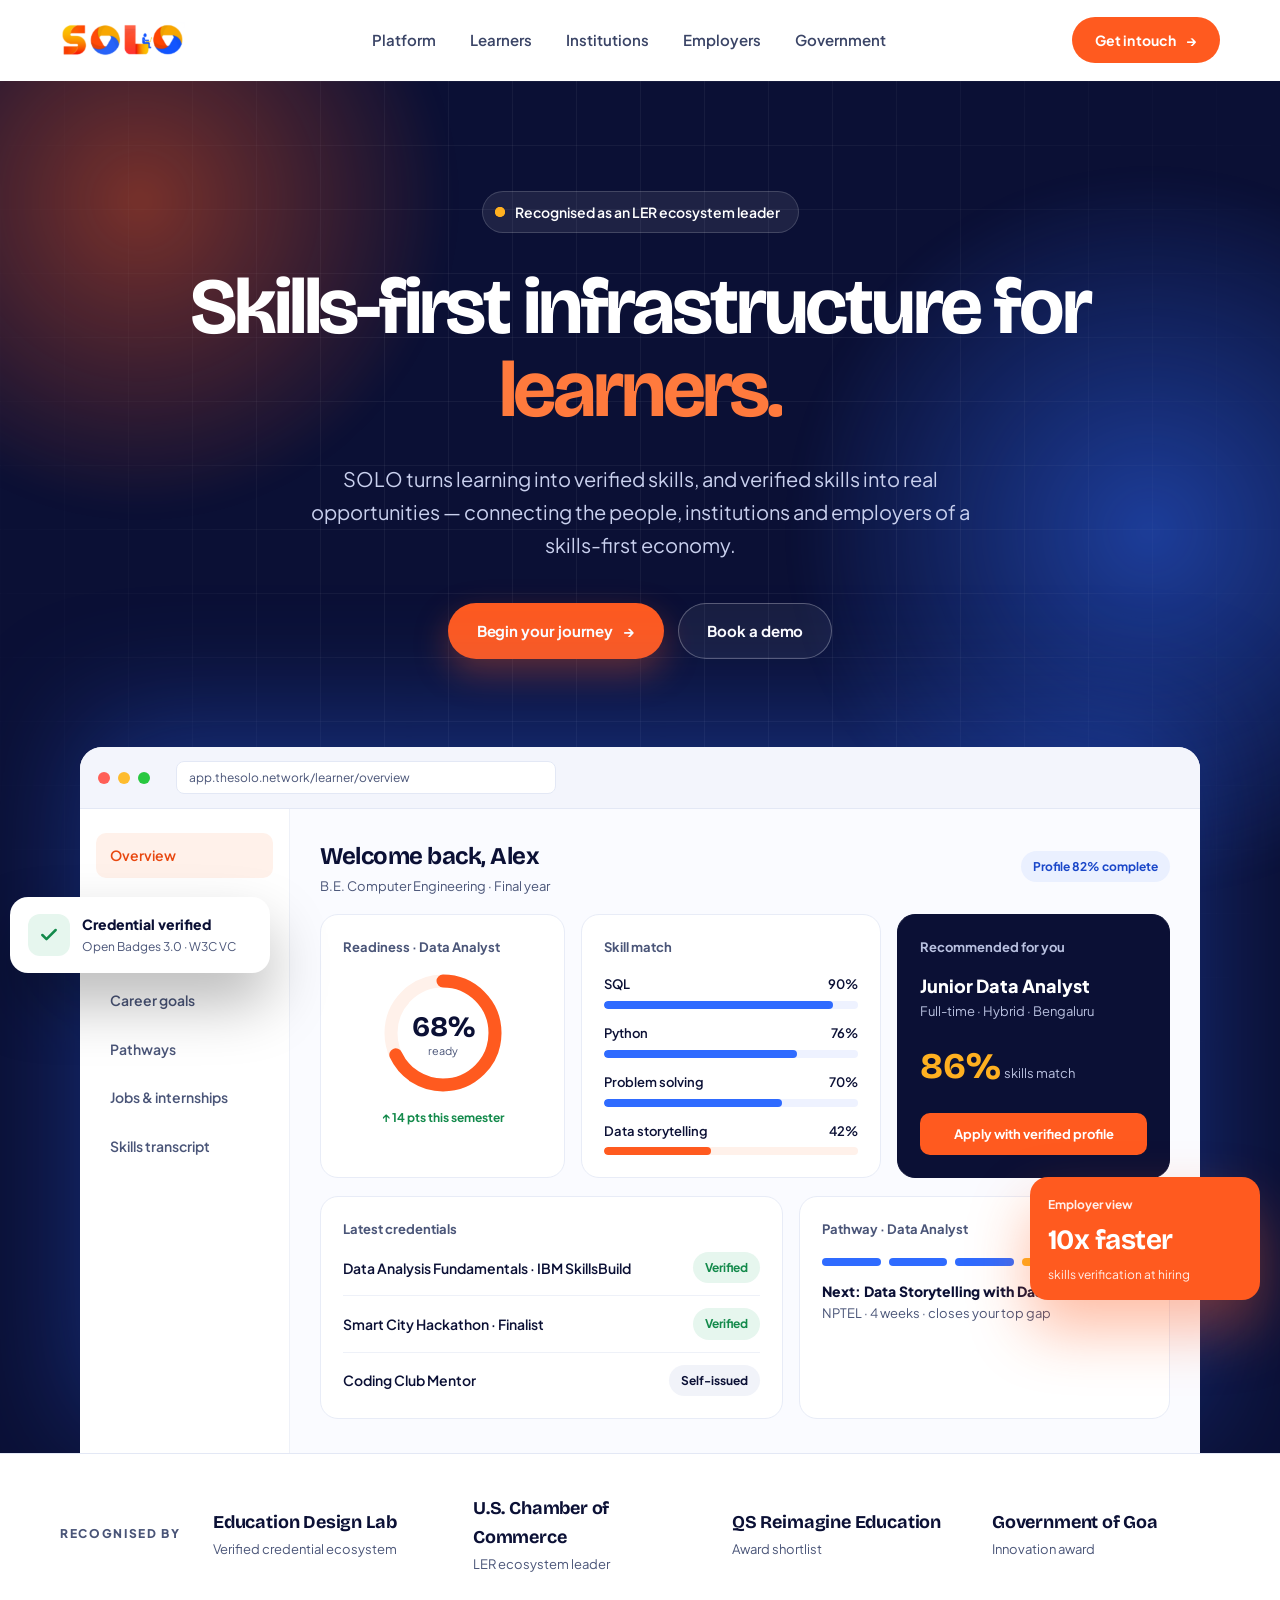
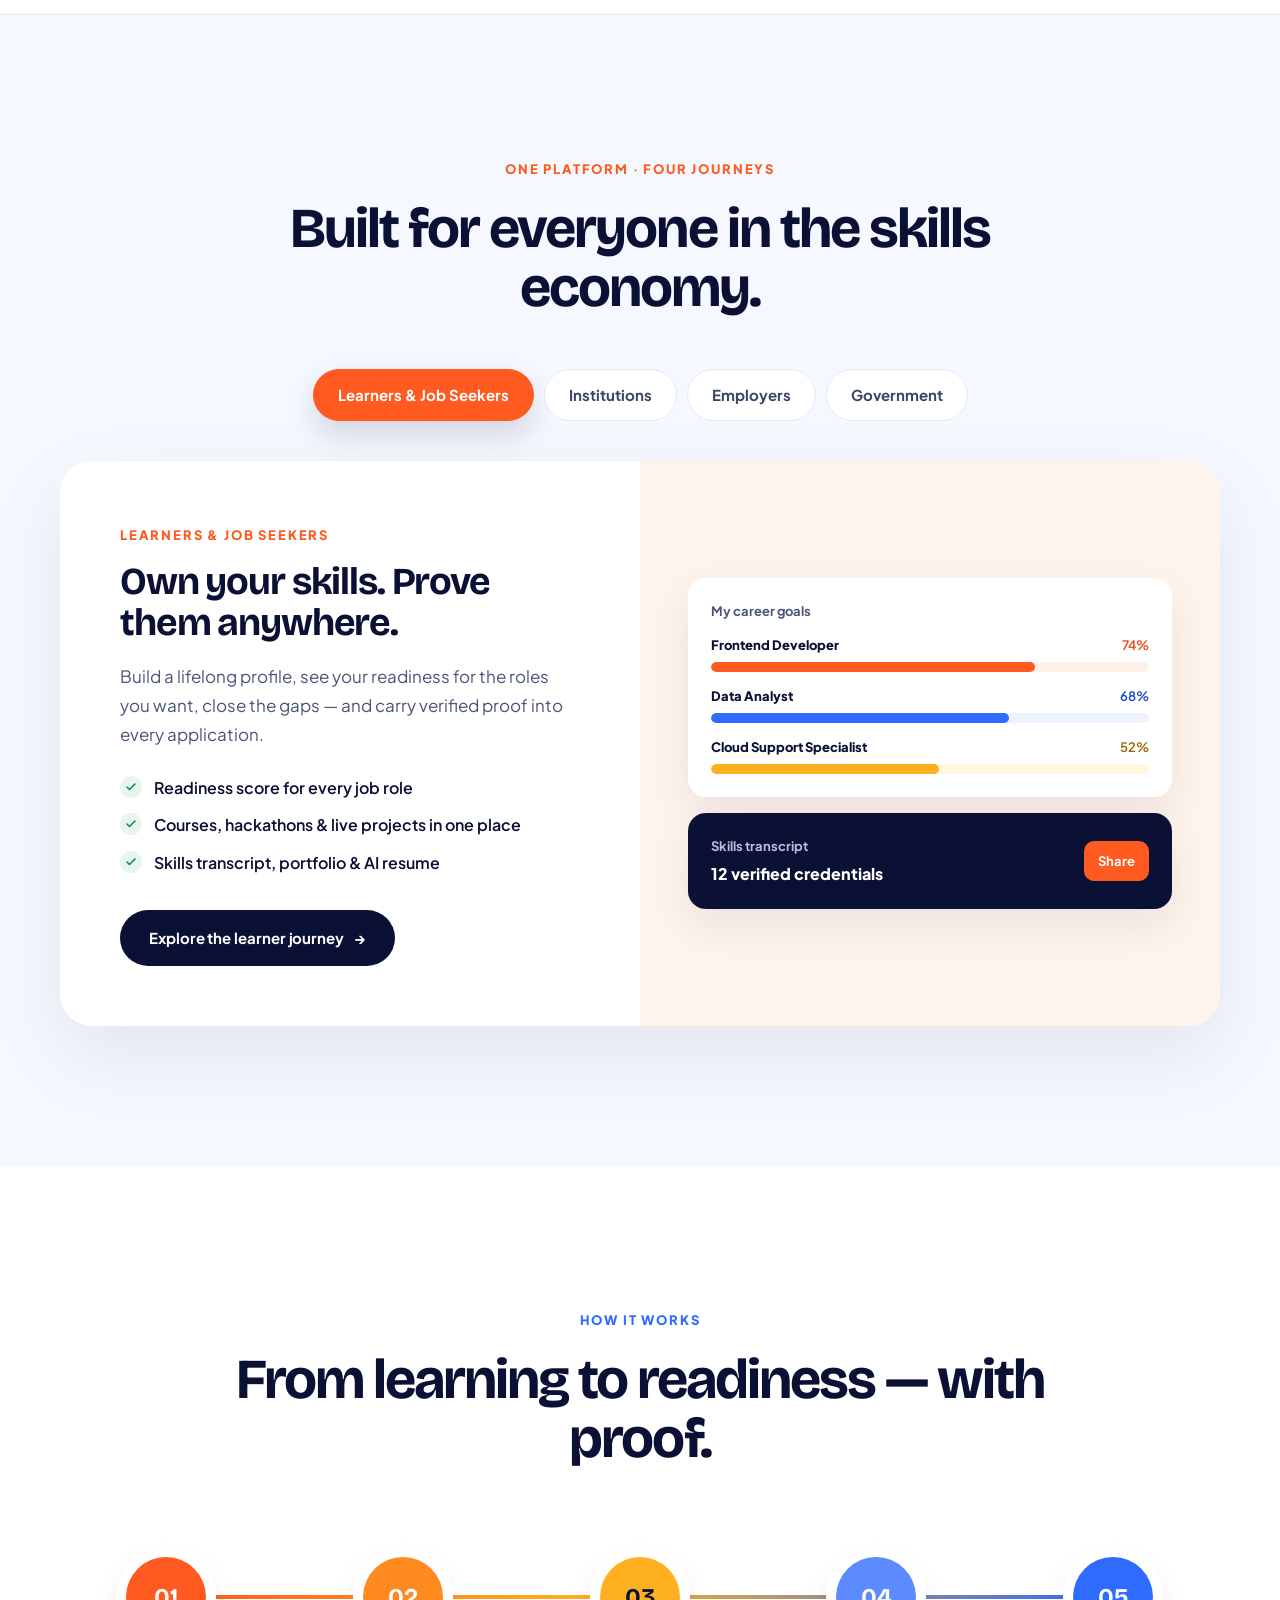
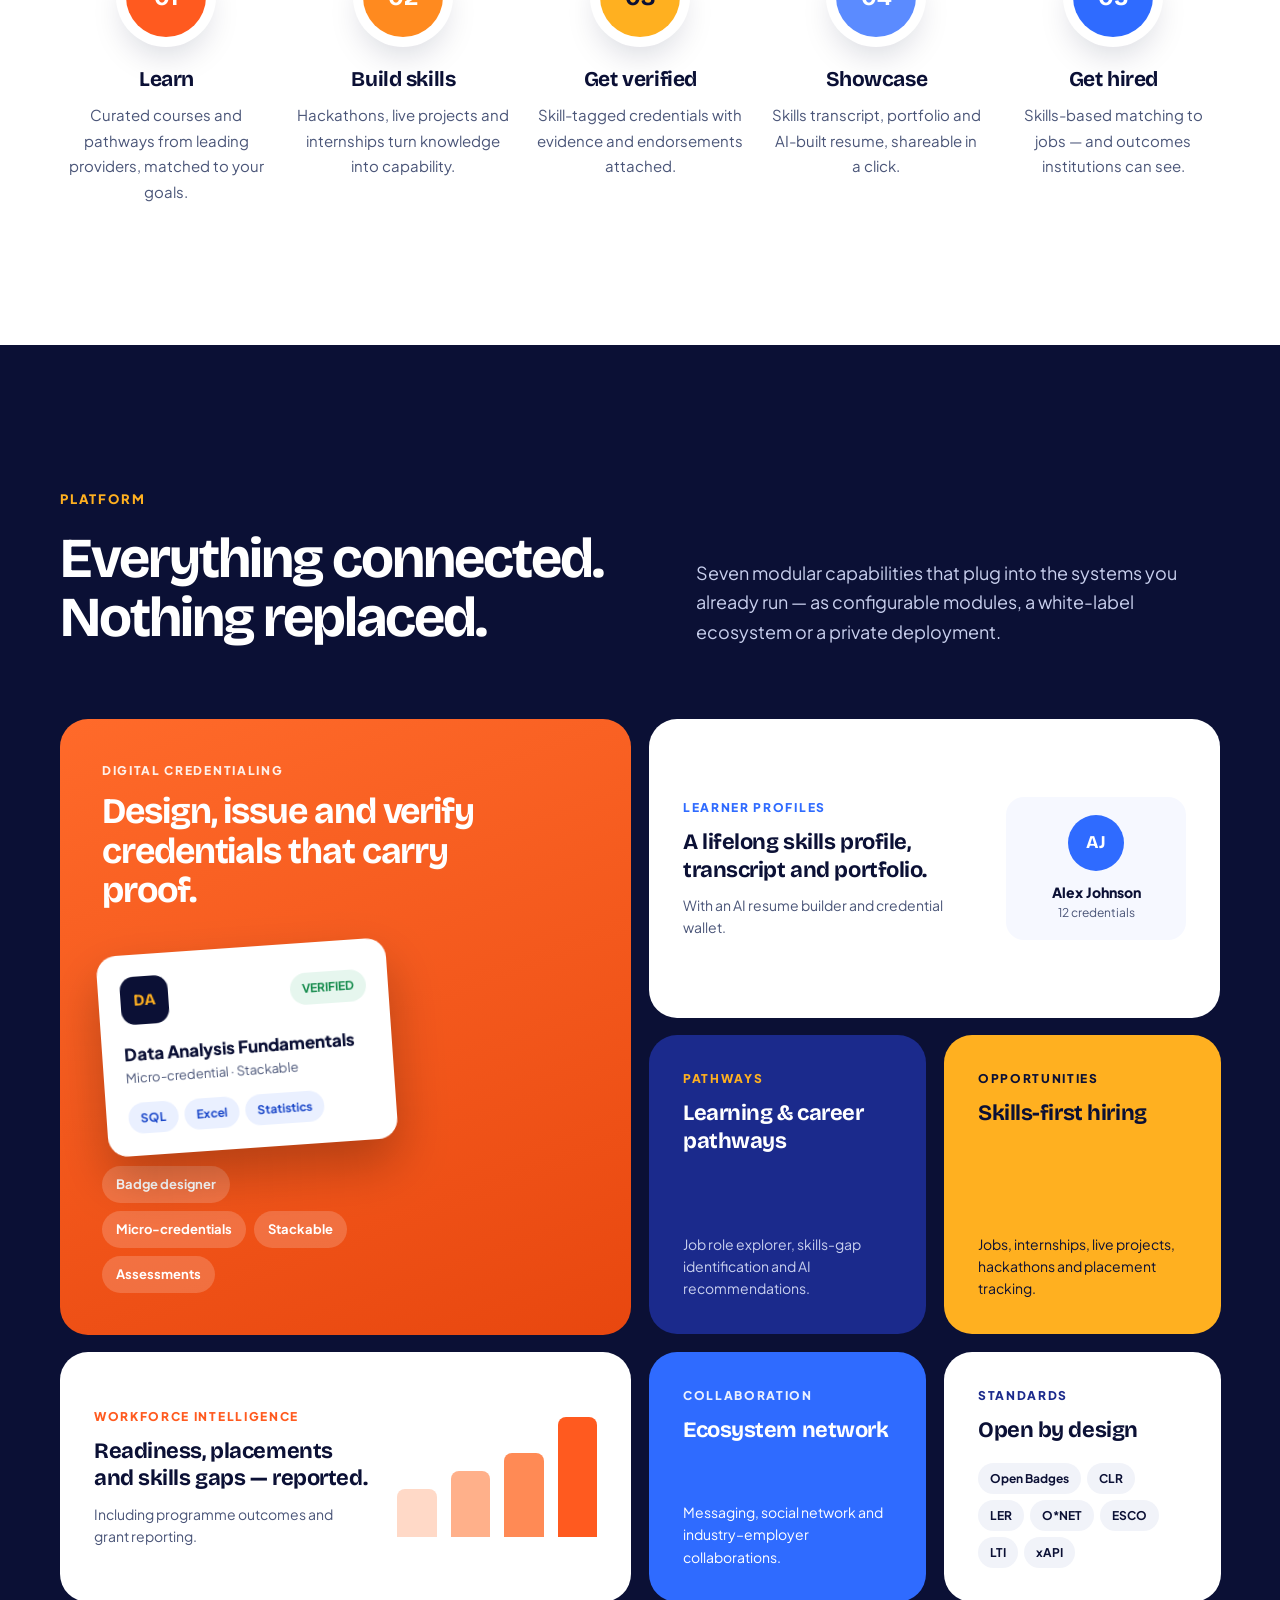
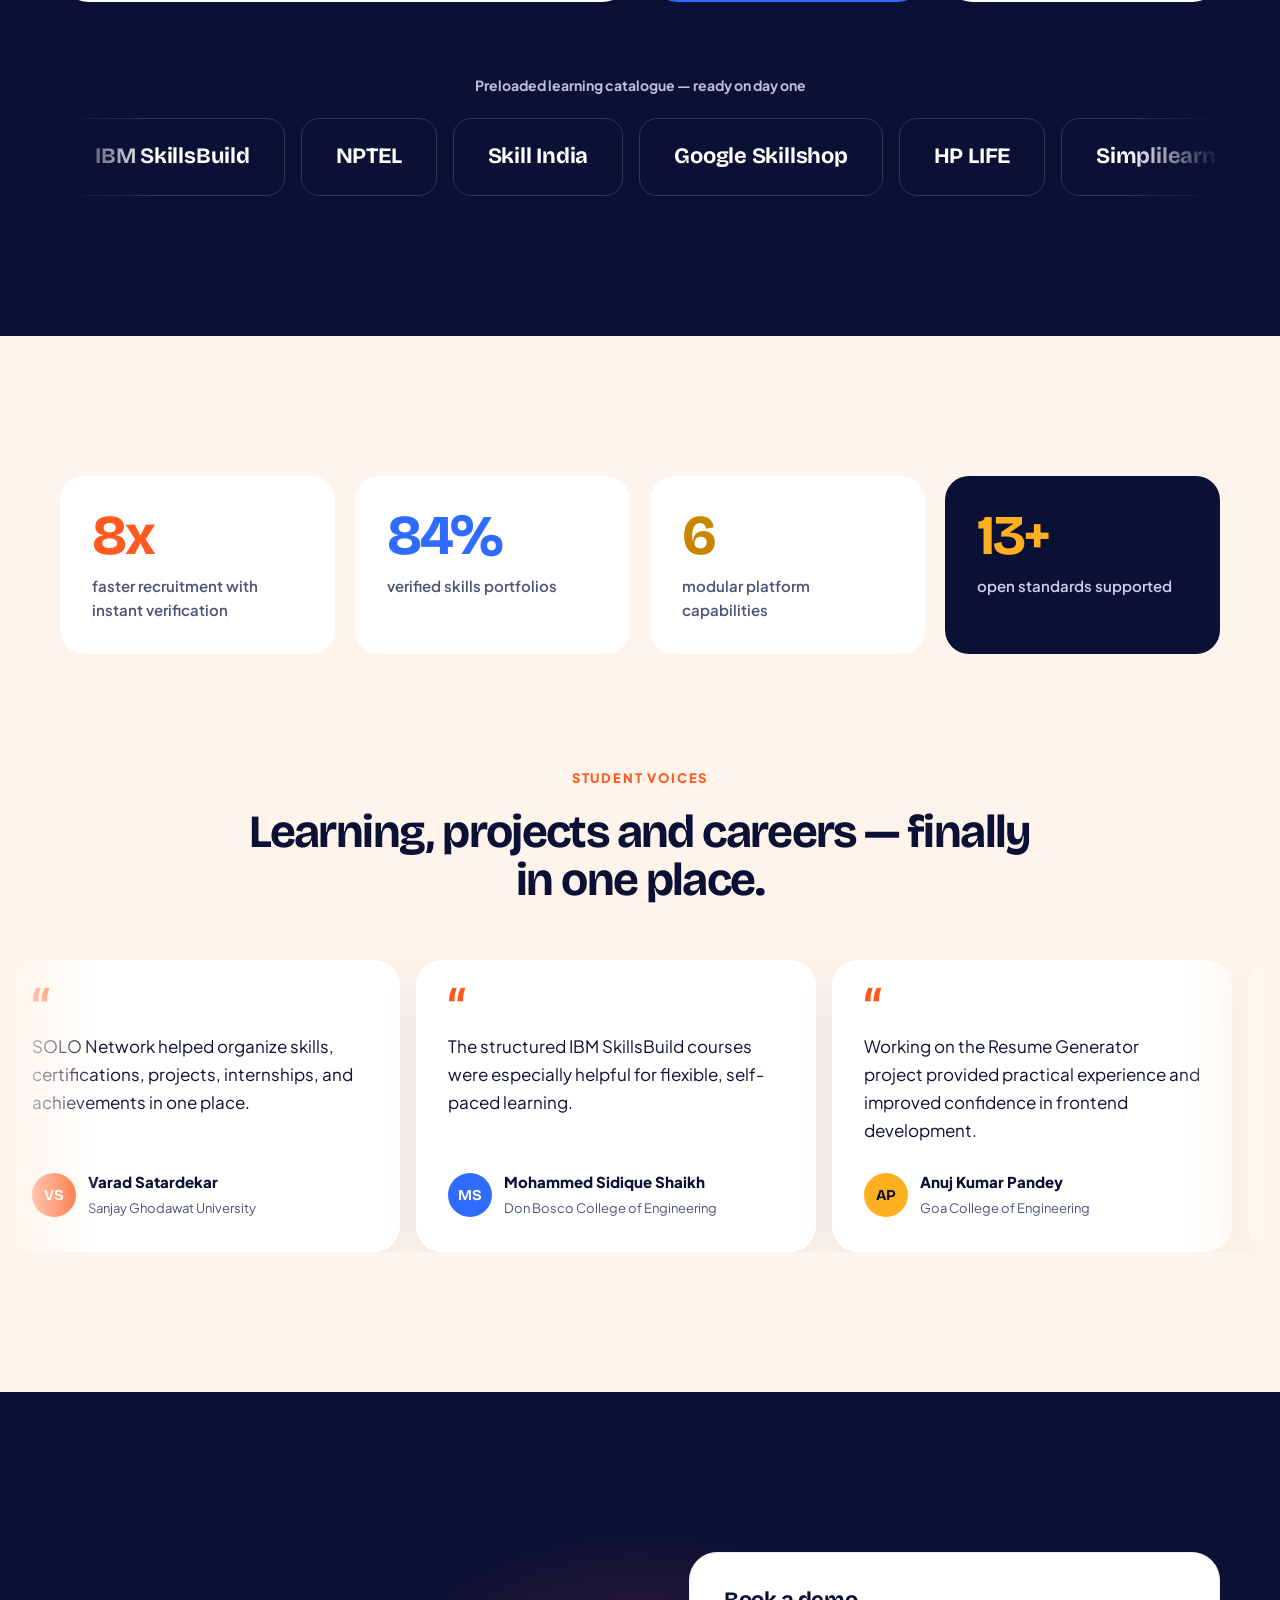
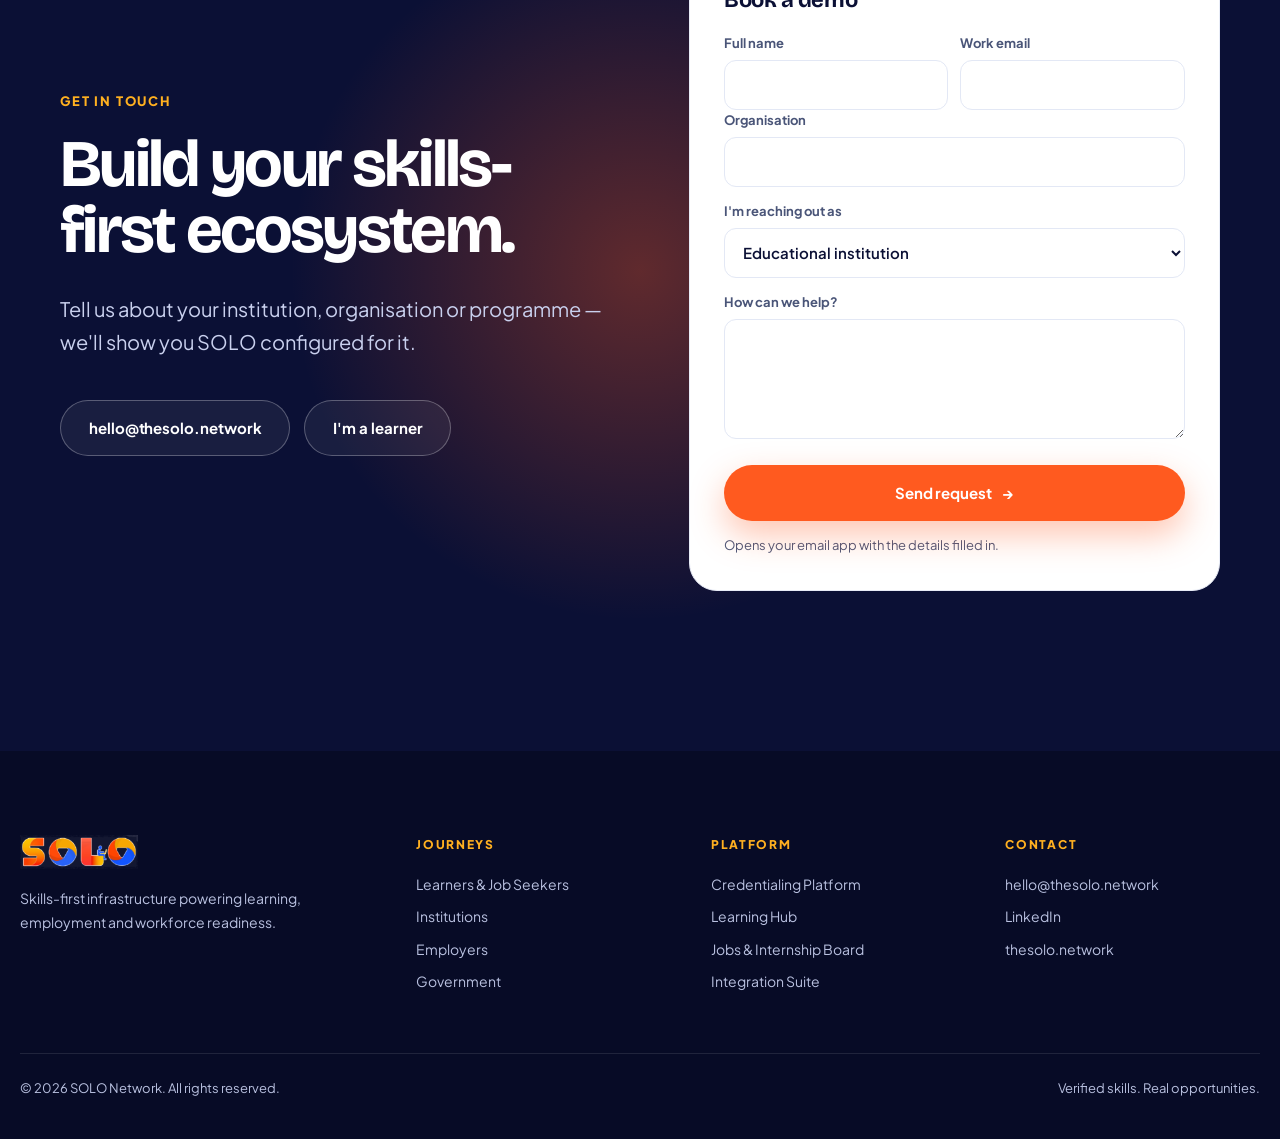
<file: index.html>
<!doctype html>
<html lang="en" class="no-js">
<head>
  <meta charset="utf-8">
  <meta name="viewport" content="width=device-width, initial-scale=1">
  <title>SOLO Network — Skills-first infrastructure for learning and work</title>
  <meta name="description" content="SOLO turns learning into verified skills and verified skills into real opportunities for learners, institutions, employers and governments.">
  <meta name="theme-color" content="#0B1035">
  <meta property="og:title" content="SOLO Network — Skills-first infrastructure for learning and work">
  <meta property="og:description" content="SOLO turns learning into verified skills and verified skills into real opportunities for learners, institutions, employers and governments.">
  <meta property="og:type" content="website">
  <link rel="icon" type="image/png" href="assets/img/solo-logo.png">
  <link rel="preconnect" href="https://fonts.googleapis.com">
  <link rel="preconnect" href="https://fonts.gstatic.com" crossorigin>
  <link href="https://fonts.googleapis.com/css2?family=Bricolage+Grotesque:opsz,wght@12..96,400..800&family=Plus+Jakarta+Sans:wght@400;500;600;700;800&display=swap" rel="stylesheet">
  <link rel="stylesheet" href="assets/css/styles.css">
  <script defer src="assets/js/main.js"></script>
</head>
<body>
  <a class="skip-link" href="#main">Skip to content</a>
  <div class="page-veil" aria-hidden="true"></div>
  <div class="progress" aria-hidden="true"></div>

  <header class="header">
    <div class="container header__inner">
      <a class="brand" href="index.html" aria-label="SOLO Network — home"><img src="assets/img/solo-logo.png" alt="SOLO" width="125" height="36"></a>
      <nav class="nav" aria-label="Main">
        <a class="nav__link" href="#platform">Platform</a>
        <a class="nav__link" href="learners.html">Learners</a>
        <a class="nav__link" href="institutions.html">Institutions</a>
        <a class="nav__link" href="employers.html">Employers</a>
        <a class="nav__link" href="government.html">Government</a>
      </nav>
      <div class="header__cta">
        <a class="btn btn--primary btn--sm" href="#contact">Get in touch <span class="btn__arrow" aria-hidden="true">→</span></a>
        <button class="burger" type="button" aria-expanded="false" aria-controls="drawer" aria-label="Open menu"><span></span><span></span><span></span></button>
      </div>
    </div>
  </header>
  <div class="drawer" id="drawer" aria-hidden="true">
    <a class="drawer__link is-active" aria-current="page" href="index.html">Home <span aria-hidden="true">→</span></a>
    <a class="drawer__link" href="#platform">Platform <span aria-hidden="true">→</span></a>
    <a class="drawer__link" href="learners.html">Learners <span aria-hidden="true">→</span></a>
    <a class="drawer__link" href="institutions.html">Institutions <span aria-hidden="true">→</span></a>
    <a class="drawer__link" href="employers.html">Employers <span aria-hidden="true">→</span></a>
    <a class="drawer__link" href="government.html">Government <span aria-hidden="true">→</span></a>
    <a class="btn btn--primary" href="#contact">Get in touch <span class="btn__arrow" aria-hidden="true">→</span></a>
  </div>

  <main id="main">

    <!-- ================= HERO ================= -->
    <section class="hero" aria-labelledby="hero-title">
      <div class="hero__glow hero__glow--orange" aria-hidden="true"></div>
      <div class="hero__glow hero__glow--blue" aria-hidden="true"></div>
      <div class="hero__grid" aria-hidden="true"></div>
      <div class="container hero__center" data-stagger>
        <span class="badge" data-reveal><span class="ping" aria-hidden="true"></span>Recognised as an LER ecosystem leader</span>
        <h1 class="display" id="hero-title" data-reveal>
          Skills-first infrastructure for
          <span class="rotator" aria-hidden="true" data-words="learners.|institutions.|employers.|governments."><span class="rotator__word">learners.</span></span>
          <span class="sr-only">learners, institutions, employers and governments.</span>
        </h1>
        <p class="lead" data-reveal>SOLO turns learning into verified skills, and verified skills into real opportunities — connecting the people, institutions and employers of a skills-first economy.</p>
        <div class="btn-row" data-reveal>
          <a class="btn btn--primary" href="#journeys">Begin your journey <span class="btn__arrow" aria-hidden="true">→</span></a>
          <a class="btn btn--ghost" href="#contact">Book a demo</a>
        </div>

        <div class="stage" data-reveal="tilt" data-tilt>
          <div class="window" data-animate>
            <div class="window__bar" aria-hidden="true"><span class="window__dot"></span><span class="window__dot"></span><span class="window__dot"></span><span class="window__url">app.thesolo.network/learner/overview</span></div>
            <div class="app" role="img" aria-label="SOLO learner dashboard showing a 68 percent readiness score for Data Analyst, skill match bars, a recommended job and recent verified credentials">
              <div class="app__side" aria-hidden="true">
                <span class="is-on">Overview</span><span>My profile</span><span>Credentials</span><span>Career goals</span><span>Pathways</span><span>Jobs &amp; internships</span><span>Skills transcript</span>
              </div>
              <div class="app__main" aria-hidden="true">
                <div class="app__head">
                  <div><p class="app__title">Welcome back, Alex</p><p class="ui__sub">B.E. Computer Engineering · Final year</p></div>
                  <span class="tag tag--blue">Profile 82% complete</span>
                </div>
                <div class="app__row app__row--3">
                  <div class="ui" style="display:flex;flex-direction:column;align-items:center">
                    <p class="ui__label" style="align-self:flex-start">Readiness · Data Analyst</p>
                    <svg class="ring" viewBox="0 0 120 120" style="margin-top:10px"><circle class="ring__track" cx="60" cy="60" r="48"/><circle class="ring__value" cx="60" cy="60" r="48" transform="rotate(-90 60 60)" style="--offset:97"/><text x="60" y="63" text-anchor="middle" font-family="Bricolage Grotesque, sans-serif" font-weight="700" font-size="26" fill="#0B1035">68%</text><text x="60" y="80" text-anchor="middle" font-family="Plus Jakarta Sans, sans-serif" font-size="10" fill="#4A5578">ready</text></svg>
                    <p class="ui__delta" style="margin-top:10px">↑ 14 pts this semester</p>
                  </div>
                  <div class="ui">
                    <p class="ui__label">Skill match</p>
                    <div style="margin-top:16px">
                      <div class="meter"><div class="meter__row"><span>SQL</span><span>90%</span></div><div class="meter__track"><div class="meter__fill" style="--w:90%"></div></div></div>
                      <div class="meter"><div class="meter__row"><span>Python</span><span>76%</span></div><div class="meter__track"><div class="meter__fill" style="--w:76%;--delay:.4s"></div></div></div>
                      <div class="meter"><div class="meter__row"><span>Problem solving</span><span>70%</span></div><div class="meter__track"><div class="meter__fill" style="--w:70%;--delay:.5s"></div></div></div>
                      <div class="meter meter--orange"><div class="meter__row"><span>Data storytelling</span><span>42%</span></div><div class="meter__track"><div class="meter__fill" style="--w:42%;--delay:.6s"></div></div></div>
                    </div>
                  </div>
                  <div class="ui ui--dark" style="display:flex;flex-direction:column">
                    <p class="ui__label">Recommended for you</p>
                    <p class="ui__strong" style="font-size:18px;margin-top:14px">Junior Data Analyst</p>
                    <p class="ui__sub">Full-time · Hybrid · Bengaluru</p>
                    <p style="margin-top:16px"><span class="num" style="font-size:36px;font-weight:700;color:#FFB020">86%</span> <span class="ui__sub">skills match</span></p>
                    <span style="margin-top:auto;text-align:center;font-size:13px;font-weight:700;background:#FF5A1F;border-radius:10px;padding:11px">Apply with verified profile</span>
                  </div>
                </div>
                <div class="app__row app__row--2 app__hide-sm">
                  <div class="ui">
                    <p class="ui__label">Latest credentials</p>
                    <div class="list-row"><span>Data Analysis Fundamentals · IBM SkillsBuild</span><span class="tag tag--green">Verified</span></div>
                    <div class="list-row"><span>Smart City Hackathon · Finalist</span><span class="tag tag--green">Verified</span></div>
                    <div class="list-row"><span>Coding Club Mentor</span><span class="tag">Self-issued</span></div>
                  </div>
                  <div class="ui">
                    <p class="ui__label">Pathway · Data Analyst</p>
                    <div style="display:flex;gap:8px;margin-top:18px"><span style="flex:1;height:8px;border-radius:8px;background:#2F6BFF"></span><span style="flex:1;height:8px;border-radius:8px;background:#2F6BFF"></span><span style="flex:1;height:8px;border-radius:8px;background:#2F6BFF"></span><span style="flex:1;height:8px;border-radius:8px;background:#FFB020"></span><span style="flex:1;height:8px;border-radius:8px;background:#EEF2FF"></span></div>
                    <p class="ui__strong" style="margin-top:14px;font-size:14px">Next: Data Storytelling with Dashboards</p>
                    <p class="ui__sub">NPTEL · 4 weeks · closes your top gap</p>
                  </div>
                </div>
              </div>
            </div>
          </div>
          <div class="floater" style="left:-70px;top:150px;width:260px" aria-hidden="true">
            <div class="floater__row"><span class="check"><svg viewBox="0 0 24 24" fill="none" stroke="#138A4B" stroke-width="3" stroke-linecap="round" stroke-linejoin="round"><path d="M20 6L9 17l-5-5"/></svg></span><div><p class="floater__title">Credential verified</p><p class="floater__sub">Open Badges 3.0 · W3C VC</p></div></div>
          </div>
          <div class="floater floater--orange floater--b" style="right:-60px;top:430px;width:230px" aria-hidden="true">
            <p class="floater__sub" style="font-weight:700">Employer view</p>
            <p class="floater__big">10x faster</p>
            <p class="floater__sub">skills verification at hiring</p>
          </div>
        </div>
      </div>
    </section>

    <!-- ================= TRUST ================= -->
    <section class="section--line" aria-label="Recognition">
      <div class="container trust" data-stagger>
        <p class="trust__label" data-reveal>Recognised by</p>
        <div data-reveal><p class="trust__name">Education Design Lab</p><p class="trust__note">Verified credential ecosystem</p></div>
        <div data-reveal><p class="trust__name">U.S. Chamber of Commerce</p><p class="trust__note">LER ecosystem leader</p></div>
        <div data-reveal><p class="trust__name">QS Reimagine Education</p><p class="trust__note">Award shortlist</p></div>
        <div data-reveal><p class="trust__name">Government of Goa</p><p class="trust__note">Innovation award</p></div>
      </div>
    </section>

    <!-- ================= JOURNEYS (TABS) ================= -->
    <section class="section section--soft" id="journeys" aria-labelledby="journeys-title">
      <div class="container">
        <div class="section-head section-head--center" data-reveal>
          <span class="eyebrow">One platform · Four journeys</span>
          <h2 class="title" id="journeys-title">Built for everyone in the skills economy.</h2>
        </div>
        <div data-tabs>
          <div class="tabs" role="tablist" aria-label="Choose your journey" data-reveal>
            <button class="tab" role="tab" id="tab-learners" aria-controls="panel-learners" aria-selected="true" style="--tab-c:#FF5A1F">Learners &amp; Job Seekers</button>
            <button class="tab" role="tab" id="tab-institutions" aria-controls="panel-institutions" aria-selected="false" tabindex="-1" style="--tab-c:#2F6BFF">Institutions</button>
            <button class="tab" role="tab" id="tab-employers" aria-controls="panel-employers" aria-selected="false" tabindex="-1" style="--tab-c:#FFB020;--tab-fg:#0B1035">Employers</button>
            <button class="tab" role="tab" id="tab-government" aria-controls="panel-government" aria-selected="false" tabindex="-1" style="--tab-c:#6C3BEB">Government</button>
          </div>
          <div class="tabs__panels" data-reveal="scale">
            <div class="tabpanel" role="tabpanel" id="panel-learners" aria-labelledby="tab-learners" tabindex="0">
              <div class="tabpanel__copy">
                <span class="eyebrow">Learners &amp; job seekers</span>
                <h3 class="h3">Own your skills. Prove them anywhere.</h3>
                <p class="body">Build a lifelong profile, see your readiness for the roles you want, close the gaps — and carry verified proof into every application.</p>
                <ul class="ticks"><li>Readiness score for every job role</li><li>Courses, hackathons &amp; live projects in one place</li><li>Skills transcript, portfolio &amp; AI resume</li></ul>
                <a class="btn btn--dark" href="learners.html">Explore the learner journey <span class="btn__arrow" aria-hidden="true">→</span></a>
              </div>
              <div class="tabpanel__visual bg-peach" data-animate aria-hidden="true">
                <div class="ui">
                  <p class="ui__label">My career goals</p>
                  <div style="margin-top:14px">
                    <div class="meter meter--orange meter--lg"><div class="meter__row"><span class="ui__strong">Frontend Developer</span><span style="color:#E8470F">74%</span></div><div class="meter__track"><div class="meter__fill" style="--w:74%;--delay:.1s"></div></div></div>
                    <div class="meter meter--lg"><div class="meter__row"><span class="ui__strong">Data Analyst</span><span style="color:#1A47C9">68%</span></div><div class="meter__track"><div class="meter__fill" style="--w:68%;--delay:.2s"></div></div></div>
                    <div class="meter meter--amber meter--lg"><div class="meter__row"><span class="ui__strong">Cloud Support Specialist</span><span style="color:#9A6400">52%</span></div><div class="meter__track"><div class="meter__fill" style="--w:52%;--delay:.3s"></div></div></div>
                  </div>
                </div>
                <div class="ui ui--dark" style="display:flex;justify-content:space-between;align-items:center;gap:12px"><div><p class="ui__label">Skills transcript</p><p class="ui__strong" style="margin-top:4px">12 verified credentials</p></div><span style="font-size:13px;font-weight:700;background:#FF5A1F;border-radius:10px;padding:10px 14px">Share</span></div>
              </div>
            </div>

            <div class="tabpanel" role="tabpanel" id="panel-institutions" aria-labelledby="tab-institutions" tabindex="0" hidden>
              <div class="tabpanel__copy">
                <span class="eyebrow eyebrow--blue">Educational institutions</span>
                <h3 class="h3">Turn learning into proven readiness.</h3>
                <p class="body">Issue verifiable credentials, give every graduate a skills transcript, connect students with industry and see outcomes cohort after cohort.</p>
                <ul class="ticks"><li>Ready ecosystem: roles, courses, pathways, jobs</li><li>Credential designer &amp; issuance at scale</li><li>Employability &amp; placement insights</li></ul>
                <a class="btn btn--dark" href="institutions.html">Explore for institutions <span class="btn__arrow" aria-hidden="true">→</span></a>
              </div>
              <div class="tabpanel__visual bg-blue" data-animate aria-hidden="true">
                <div class="grid grid--2" style="gap:14px">
                  <div class="ui"><p class="ui__label">Employability</p><p class="ui__big">72%</p><p class="ui__delta">↑ 12 pts</p></div>
                  <div class="ui"><p class="ui__label">Industry readiness</p><p class="ui__big">68%</p><p class="ui__delta">↑ 8 pts</p></div>
                </div>
                <div class="ui"><p class="ui__label">Employability by cohort · sample</p>
                  <div class="bars" style="height:110px;margin-top:14px"><span class="bars__bar" style="--h:45%;background:#D6E1FF"></span><span class="bars__bar" style="--h:55%;background:#B3C8FF"></span><span class="bars__bar" style="--h:66%;background:#7FA3FF"></span><span class="bars__bar" style="--h:80%;background:#4F82FF"></span><span class="bars__bar" style="--h:92%"></span></div>
                </div>
              </div>
            </div>

            <div class="tabpanel" role="tabpanel" id="panel-employers" aria-labelledby="tab-employers" tabindex="0" hidden>
              <div class="tabpanel__copy">
                <span class="eyebrow" style="color:#C98400">Employers</span>
                <h3 class="h3">Hire for skills, verified before the interview.</h3>
                <p class="body">Match on verified skills instead of keywords, engage talent early through projects and hackathons, and build pipelines with campuses.</p>
                <ul class="ticks"><li>Skills-based talent matching</li><li>Instant credential verification</li><li>Live projects, internships &amp; hackathons</li></ul>
                <a class="btn btn--dark" href="employers.html">Explore for employers <span class="btn__arrow" aria-hidden="true">→</span></a>
              </div>
              <div class="tabpanel__visual bg-amber" data-animate aria-hidden="true">
                <div class="ui">
                  <p class="ui__strong">Shortlist · Automation Technician</p><p class="ui__sub">PLC · Robotics · Troubleshooting · sample</p>
                  <div style="margin-top:6px">
                    <div class="person"><span class="avatar">RK</span><div class="person__info"><p class="person__name">Candidate A</p><p class="person__meta">5 verified credentials</p></div><div class="person__score"><strong>92%</strong><div class="meter meter--orange"><div class="meter__track"><div class="meter__fill" style="--w:92%;--delay:.1s"></div></div></div></div></div>
                    <div class="person"><span class="avatar avatar--blue">SM</span><div class="person__info"><p class="person__name">Candidate B</p><p class="person__meta">Hackathon finalist</p></div><div class="person__score"><strong>87%</strong><div class="meter"><div class="meter__track"><div class="meter__fill" style="--w:87%;--delay:.2s"></div></div></div></div></div>
                    <div class="person"><span class="avatar avatar--amber">DN</span><div class="person__info"><p class="person__name">Candidate C</p><p class="person__meta">Internship · 2 projects</p></div><div class="person__score"><strong>81%</strong><div class="meter meter--amber"><div class="meter__track"><div class="meter__fill" style="--w:81%;--delay:.3s"></div></div></div></div></div>
                  </div>
                </div>
              </div>
            </div>

            <div class="tabpanel" role="tabpanel" id="panel-government" aria-labelledby="tab-government" tabindex="0" hidden>
              <div class="tabpanel__copy">
                <span class="eyebrow eyebrow--violet">Government</span>
                <h3 class="h3">Workforce intelligence at state scale.</h3>
                <p class="body">Connect institutions, training providers and employers on shared infrastructure and turn verified skills data into policy.</p>
                <ul class="ticks"><li>Skills-gap analytics by region &amp; sector</li><li>Interoperable LER &amp; CLR records</li><li>Private, white-label deployments</li></ul>
                <a class="btn btn--dark" href="government.html">Explore for government <span class="btn__arrow" aria-hidden="true">→</span></a>
              </div>
              <div class="tabpanel__visual bg-violet" data-animate aria-hidden="true">
                <div class="ui ui--dark">
                  <p class="ui__strong">Readiness by region</p><p class="ui__sub">Sample data</p>
                  <div style="margin-top:18px">
                    <div class="meter meter--on-dark"><div class="meter__row"><span>Region A</span><span>74%</span></div><div class="meter__track"><div class="meter__fill" style="--w:74%;background:#FFB020;--delay:.1s"></div></div></div>
                    <div class="meter meter--on-dark"><div class="meter__row"><span>Region B</span><span>66%</span></div><div class="meter__track"><div class="meter__fill" style="--w:66%;background:#FF7A3D;--delay:.2s"></div></div></div>
                    <div class="meter meter--on-dark"><div class="meter__row"><span>Region C</span><span>58%</span></div><div class="meter__track"><div class="meter__fill" style="--w:58%;background:#7FA3FF;--delay:.3s"></div></div></div>
                    <div class="meter meter--on-dark"><div class="meter__row"><span>Region D</span><span>49%</span></div><div class="meter__track"><div class="meter__fill" style="--w:49%;background:#B79CFF;--delay:.4s"></div></div></div>
                  </div>
                </div>
              </div>
            </div>
          </div>
        </div>
      </div>
    </section>

    <!-- ================= HOW IT WORKS ================= -->
    <section class="section" aria-labelledby="how-title">
      <div class="container">
        <div class="section-head section-head--center" data-reveal>
          <span class="eyebrow eyebrow--blue">How it works</span>
          <h2 class="title" id="how-title">From learning to readiness — with proof.</h2>
        </div>
        <div class="timeline">
          <div class="timeline__track" aria-hidden="true"></div>
          <div class="timeline__progress" aria-hidden="true"></div>
          <ol class="timeline__steps" data-stagger style="list-style:none;padding:0;margin:0">
            <li class="timeline__step" data-reveal><span class="node" style="--c:#FF5A1F">01</span><h3 class="h3">Learn</h3><p class="body">Curated courses and pathways from leading providers, matched to your goals.</p></li>
            <li class="timeline__step" data-reveal><span class="node" style="--c:#FF8A1F">02</span><h3 class="h3">Build skills</h3><p class="body">Hackathons, live projects and internships turn knowledge into capability.</p></li>
            <li class="timeline__step" data-reveal><span class="node" style="--c:#FFB020;color:#0B1035">03</span><h3 class="h3">Get verified</h3><p class="body">Skill-tagged credentials with evidence and endorsements attached.</p></li>
            <li class="timeline__step" data-reveal><span class="node" style="--c:#5B8BFF">04</span><h3 class="h3">Showcase</h3><p class="body">Skills transcript, portfolio and AI-built resume, shareable in a click.</p></li>
            <li class="timeline__step" data-reveal><span class="node" style="--c:#2F6BFF">05</span><h3 class="h3">Get hired</h3><p class="body">Skills-based matching to jobs — and outcomes institutions can see.</p></li>
          </ol>
        </div>
      </div>
    </section>

    <!-- ================= PLATFORM BENTO ================= -->
    <section class="section section--dark" id="platform" aria-labelledby="platform-title">
      <div class="container">
        <div class="section-head section-head--split" data-reveal>
          <div><span class="eyebrow eyebrow--amber">Platform</span><h2 class="title" id="platform-title" style="margin-top:18px">Everything connected. Nothing replaced.</h2></div>
          <p class="lead">Seven modular capabilities that plug into the systems you already run — as configurable modules, a white-label ecosystem or a private deployment.</p>
        </div>
        <div class="bento" data-stagger>
          <article class="bento__item bento__item--hero" data-reveal>
            <p class="bento__kicker" style="opacity:.9">Digital credentialing</p>
            <h3 class="bento__title">Design, issue and verify credentials that carry proof.</h3>
            <div style="margin-top:auto;padding-top:36px;display:flex;gap:18px;align-items:flex-end;flex-wrap:wrap">
              <div class="cred" aria-hidden="true">
                <div style="display:flex;justify-content:space-between;align-items:center"><span class="cred__seal">DA</span><span class="tag tag--green">VERIFIED</span></div>
                <p class="ui__strong" style="margin-top:16px;font-size:17px">Data Analysis Fundamentals</p>
                <p class="ui__sub">Micro-credential · Stackable</p>
                <div class="tags" style="margin-top:14px"><span class="tag tag--blue">SQL</span><span class="tag tag--blue">Excel</span><span class="tag tag--blue">Statistics</span></div>
              </div>
              <div class="tags" style="max-width:260px;gap:8px"><span class="chip-glass">Badge designer</span><span class="chip-glass">Micro-credentials</span><span class="chip-glass">Stackable</span><span class="chip-glass">Assessments</span></div>
            </div>
          </article>
          <article class="bento__item bento__item--wide" style="background:#fff;color:#0B1035" data-reveal>
            <div class="bento__copy"><p class="bento__kicker" style="color:#2F6BFF">Learner profiles</p><h3 class="bento__title">A lifelong skills profile, transcript and portfolio.</h3><p class="bento__text" style="color:#4A5578">With an AI resume builder and credential wallet.</p></div>
            <div style="width:180px;background:#F6F8FF;border-radius:18px;padding:18px;text-align:center" aria-hidden="true"><span class="avatar avatar--blue avatar--lg">AJ</span><p class="ui__strong" style="margin-top:10px;font-size:14px">Alex Johnson</p><p class="ui__sub" style="font-size:12px">12 credentials</p></div>
          </article>
          <article class="bento__item" style="background:#1B2A8C" data-reveal>
            <p class="bento__kicker" style="color:#FFB020">Pathways</p><h3 class="bento__title">Learning &amp; career pathways</h3><p class="bento__text" style="color:#C9D0EE">Job role explorer, skills-gap identification and AI recommendations.</p>
          </article>
          <article class="bento__item" style="background:#FFB020;color:#0B1035" data-reveal>
            <p class="bento__kicker">Opportunities</p><h3 class="bento__title">Skills-first hiring</h3><p class="bento__text">Jobs, internships, live projects, hackathons and placement tracking.</p>
          </article>
          <article class="bento__item bento__item--wide" style="background:#fff;color:#0B1035" data-reveal data-animate>
            <div class="bento__copy"><p class="bento__kicker" style="color:#FF5A1F">Workforce intelligence</p><h3 class="bento__title">Readiness, placements and skills gaps — reported.</h3><p class="bento__text" style="color:#4A5578">Including programme outcomes and grant reporting.</p></div>
            <div class="bars" style="height:120px;width:200px" aria-hidden="true"><span class="bars__bar" style="--h:40%;background:#FFD9C7"></span><span class="bars__bar" style="--h:55%;background:#FFB08A"></span><span class="bars__bar" style="--h:70%;background:#FF8A55"></span><span class="bars__bar" style="--h:100%;background:#FF5A1F"></span></div>
          </article>
          <article class="bento__item" style="background:#2F6BFF" data-reveal>
            <p class="bento__kicker" style="opacity:.9">Collaboration</p><h3 class="bento__title">Ecosystem network</h3><p class="bento__text">Messaging, social network and industry–employer collaborations.</p>
          </article>
          <article class="bento__item" style="background:#fff;color:#0B1035" data-reveal>
            <p class="bento__kicker" style="color:#1B2A8C">Standards</p><h3 class="bento__title">Open by design</h3>
            <div class="tags" style="margin-top:auto;padding-top:18px"><span class="tag">Open Badges</span><span class="tag">CLR</span><span class="tag">LER</span><span class="tag">O*NET</span><span class="tag">ESCO</span><span class="tag">LTI</span><span class="tag">xAPI</span></div>
          </article>
        </div>

        <div class="mt-xl" data-reveal>
          <p style="text-align:center;font-size:14px;font-weight:700;color:#B9C1E0;margin-bottom:22px">Preloaded learning catalogue — ready on day one</p>
          <div class="marquee">
            <div class="marquee__track">
              <span class="provider">IBM SkillsBuild</span><span class="provider">NPTEL</span><span class="provider">Skill India</span><span class="provider">Google Skillshop</span><span class="provider">HP LIFE</span><span class="provider">Simplilearn</span><span class="provider">ScholarHat</span>
            </div>
          </div>
        </div>
      </div>
    </section>

    <!-- ================= STATS + VOICES ================= -->
    <section class="section section--peach" style="overflow:hidden" aria-labelledby="voices-title">
      <div class="container">
        <div class="grid grid--4" data-stagger>
          <div class="stat" data-reveal><p class="stat__num" data-count="10" data-suffix="x">10x</p><p class="stat__label">faster recruitment with instant verification</p></div>
          <div class="stat" data-reveal style="--c:#2F6BFF"><p class="stat__num" data-count="100" data-suffix="%">100%</p><p class="stat__label">verified skills portfolios</p></div>
          <div class="stat" data-reveal style="--c:#C98400"><p class="stat__num" data-count="7">7</p><p class="stat__label">modular platform capabilities</p></div>
          <div class="stat stat--dark" data-reveal style="--c:#FFB020"><p class="stat__num" data-count="15" data-suffix="+">15+</p><p class="stat__label">open standards supported</p></div>
        </div>
        <div class="section-head section-head--center" style="margin-top:110px" data-reveal>
          <span class="eyebrow">Student voices</span>
          <h2 class="title title--sm" id="voices-title">Learning, projects and careers — finally in one place.</h2>
        </div>
      </div>
      <div class="marquee mt-lg" data-reveal>
        <div class="marquee__track" style="--speed:80s">
          <figure class="quote"><span class="quote__mark" aria-hidden="true">“</span><blockquote>SOLO Network helped organize skills, certifications, projects, internships, and achievements in one place.</blockquote><figcaption><span class="avatar">VS</span><span><span class="quote__name">Varad Satardekar</span><span class="quote__org">Sanjay Ghodawat University</span></span></figcaption></figure>
          <figure class="quote"><span class="quote__mark" aria-hidden="true">“</span><blockquote>The structured IBM SkillsBuild courses were especially helpful for flexible, self-paced learning.</blockquote><figcaption><span class="avatar avatar--blue">MS</span><span><span class="quote__name">Mohammed Sidique Shaikh</span><span class="quote__org">Don Bosco College of Engineering</span></span></figcaption></figure>
          <figure class="quote"><span class="quote__mark" aria-hidden="true">“</span><blockquote>Working on the Resume Generator project provided practical experience and improved confidence in frontend development.</blockquote><figcaption><span class="avatar avatar--amber">AP</span><span><span class="quote__name">Anuj Kumar Pandey</span><span class="quote__org">Goa College of Engineering</span></span></figcaption></figure>
          <figure class="quote"><span class="quote__mark" aria-hidden="true">“</span><blockquote>GitHub integration, the Challenge Engine and Resume Generator helped apply technical concepts alongside academics.</blockquote><figcaption><span class="avatar avatar--navy">YN</span><span><span class="quote__name">Yash U Naik</span><span class="quote__org">Goa College of Engineering</span></span></figcaption></figure>
          <figure class="quote"><span class="quote__mark" aria-hidden="true">“</span><blockquote>Resume importing and skill-gap identification were especially useful for understanding the skills needed for different roles.</blockquote><figcaption><span class="avatar">SS</span><span><span class="quote__name">Suchit Sawant</span><span class="quote__org">Goa College of Engineering</span></span></figcaption></figure>
          <figure class="quote"><span class="quote__mark" aria-hidden="true">“</span><blockquote>The Resume Generation feature was especially useful for creating a professional resume quickly and easily.</blockquote><figcaption><span class="avatar avatar--blue">VP</span><span><span class="quote__name">Vishnu Parab</span><span class="quote__org">Goa College of Engineering</span></span></figcaption></figure>
        </div>
      </div>
    </section>

    <!-- ================= CONTACT ================= -->
    <section class="cta" id="contact" aria-labelledby="contact-title" style="text-align:left">
      <div class="cta__glow" aria-hidden="true"></div>
      <div class="container split">
        <div data-reveal>
          <span class="eyebrow eyebrow--amber">Get in touch</span>
          <h2 class="display" id="contact-title" style="margin:18px 0 0;font-size:clamp(40px,5.2vw,76px)">Build your skills-first ecosystem.</h2>
          <p class="lead" style="margin:28px 0 0;text-align:left">Tell us about your institution, organisation or programme — we'll show you SOLO configured for it.</p>
          <div class="btn-row" style="justify-content:flex-start">
            <a class="btn btn--ghost" href="mailto:hello@thesolo.network">hello@thesolo.network</a>
            <a class="btn btn--ghost" href="learners.html">I'm a learner</a>
          </div>
        </div>
        <form class="ui" data-contact-form data-reveal="right" style="padding:34px;border-radius:28px;color:#0B1035" novalidate>
          <p class="h3" style="font-size:22px">Book a demo</p>
          <div class="field-row" style="margin-top:20px">
            <div class="field"><label for="f-name">Full name</label><input class="input" id="f-name" name="name" autocomplete="name" required></div>
            <div class="field" style="margin-top:0"><label for="f-email">Work email</label><input class="input" id="f-email" name="email" type="email" autocomplete="email" required></div>
          </div>
          <div class="field"><label for="f-org">Organisation</label><input class="input" id="f-org" name="org" autocomplete="organization"></div>
          <div class="field"><label for="f-type">I'm reaching out as</label>
            <select class="select" id="f-type" name="org_type">
              <option>Educational institution</option><option>Employer</option><option>Government / public agency</option><option>Training provider</option><option>Certificate issuer</option><option>HR / recruitment system</option><option>Other</option>
            </select>
          </div>
          <div class="field"><label for="f-msg">How can we help?</label><textarea class="textarea" id="f-msg" name="message"></textarea></div>
          <button class="btn btn--primary" type="submit" style="width:100%;margin-top:20px">Send request <span class="btn__arrow" aria-hidden="true">→</span></button>
          <p class="form-note">Opens your email app with the details filled in.</p>
          <p class="form-success" role="status">Thanks — your email app should open now. We'll reply within one business day.</p>
        </form>
      </div>
    </section>
  </main>

  <footer class="footer">
    <div class="container footer__grid">
      <div>
        <img src="assets/img/solo-logo.png" alt="SOLO" width="118" height="34" style="height:34px;width:auto">
        <p class="footer__about">Skills-first infrastructure powering learning, employment and workforce readiness.</p>
      </div>
      <div>
        <p class="footer__head">Journeys</p>
        <a class="footer__link" href="learners.html">Learners &amp; Job Seekers</a>
        <a class="footer__link" href="institutions.html">Institutions</a>
        <a class="footer__link" href="employers.html">Employers</a>
        <a class="footer__link" href="government.html">Government</a>
      </div>
      <div>
        <p class="footer__head">Platform</p>
        <a class="footer__link" href="#platform">Credentialing Platform</a>
        <a class="footer__link" href="#platform">Learning Hub</a>
        <a class="footer__link" href="#platform">Jobs &amp; Internship Board</a>
        <a class="footer__link" href="#platform">Integration Suite</a>
      </div>
      <div>
        <p class="footer__head">Contact</p>
        <a class="footer__link" href="mailto:hello@thesolo.network">hello@thesolo.network</a>
        <a class="footer__link" href="https://www.linkedin.com/company/thesolo-network" target="_blank" rel="noopener">LinkedIn</a>
        <a class="footer__link" href="https://www.thesolo.network/" target="_blank" rel="noopener">thesolo.network</a>
      </div>
    </div>
    <div class="container footer__bottom">
      <span>© <span data-year>2026</span> SOLO Network. All rights reserved.</span>
      <span>Verified skills. Real opportunities.</span>
    </div>
  </footer>

  <button class="to-top" type="button" aria-label="Back to top"><svg width="18" height="18" viewBox="0 0 24 24" fill="none" stroke="currentColor" stroke-width="2.6" stroke-linecap="round" stroke-linejoin="round" aria-hidden="true"><path d="M12 19V5M5 12l7-7 7 7"/></svg></button>
</body>
</html>
</file>
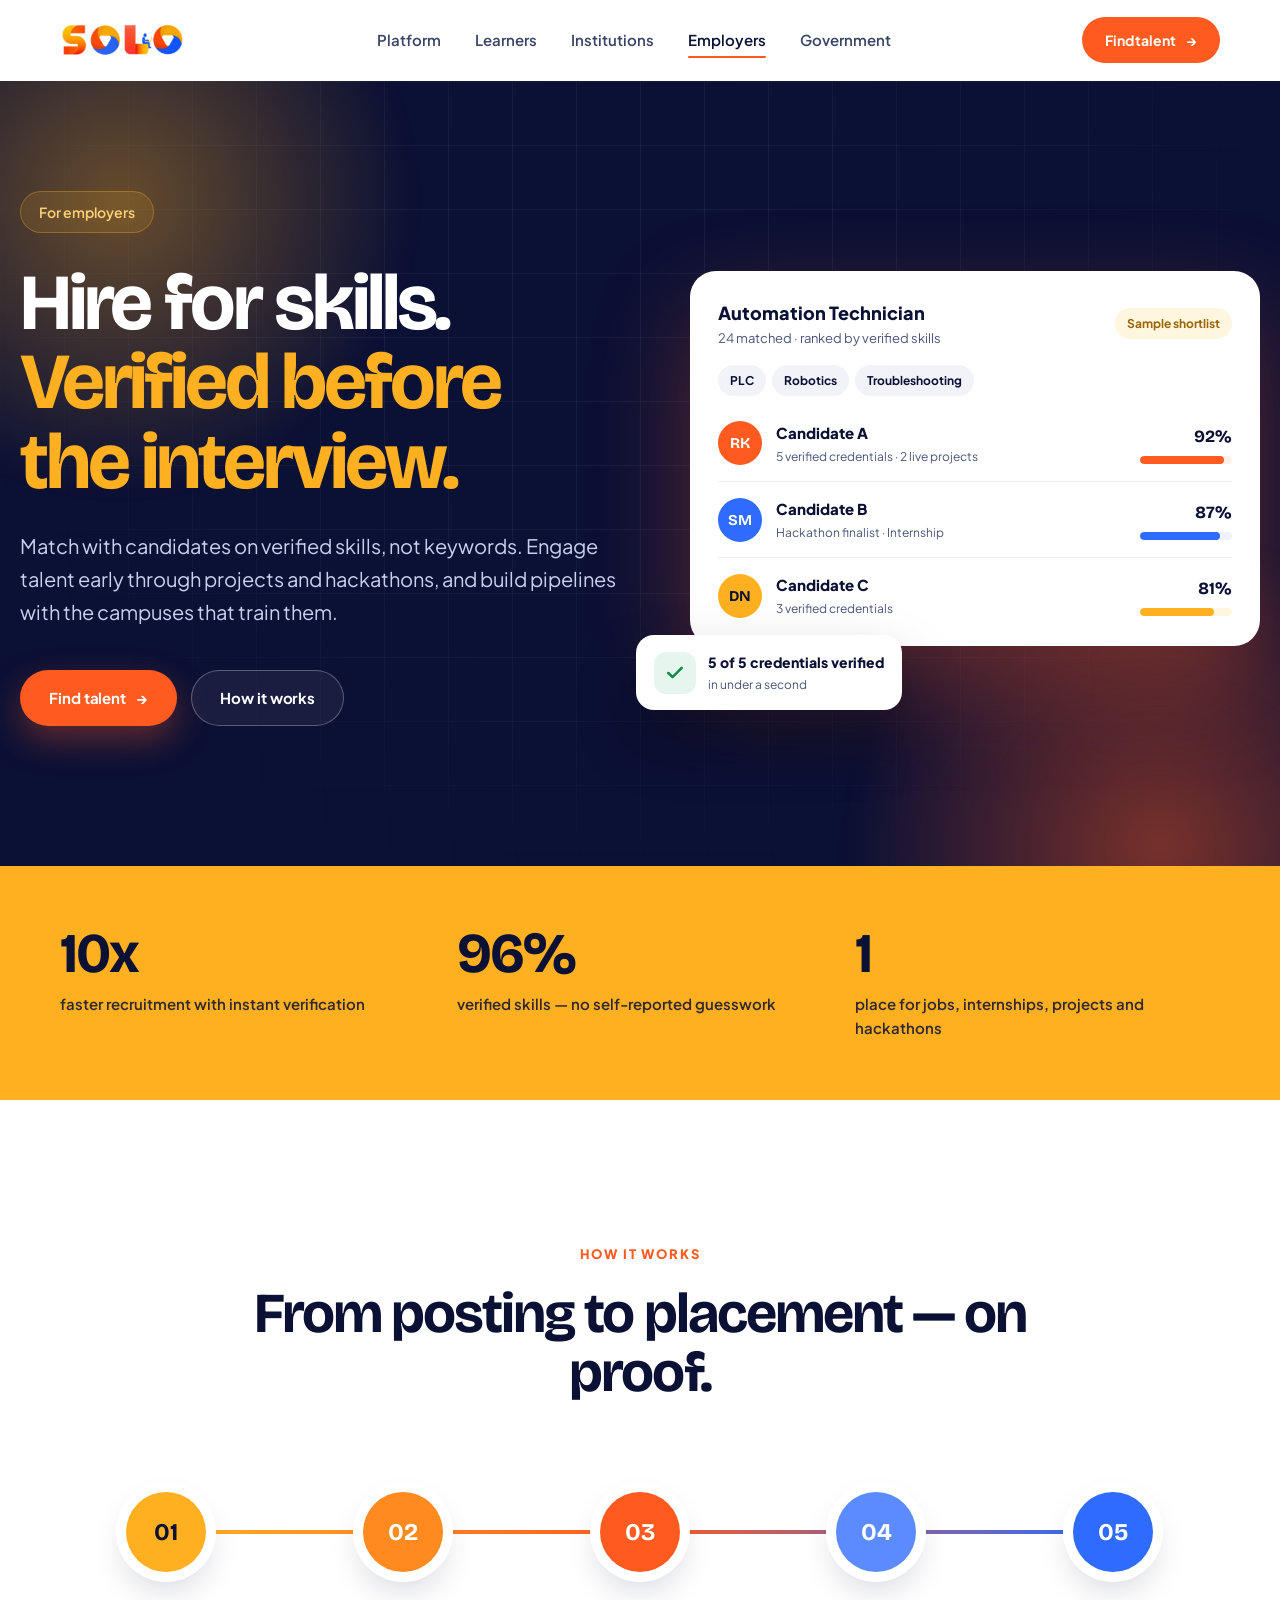
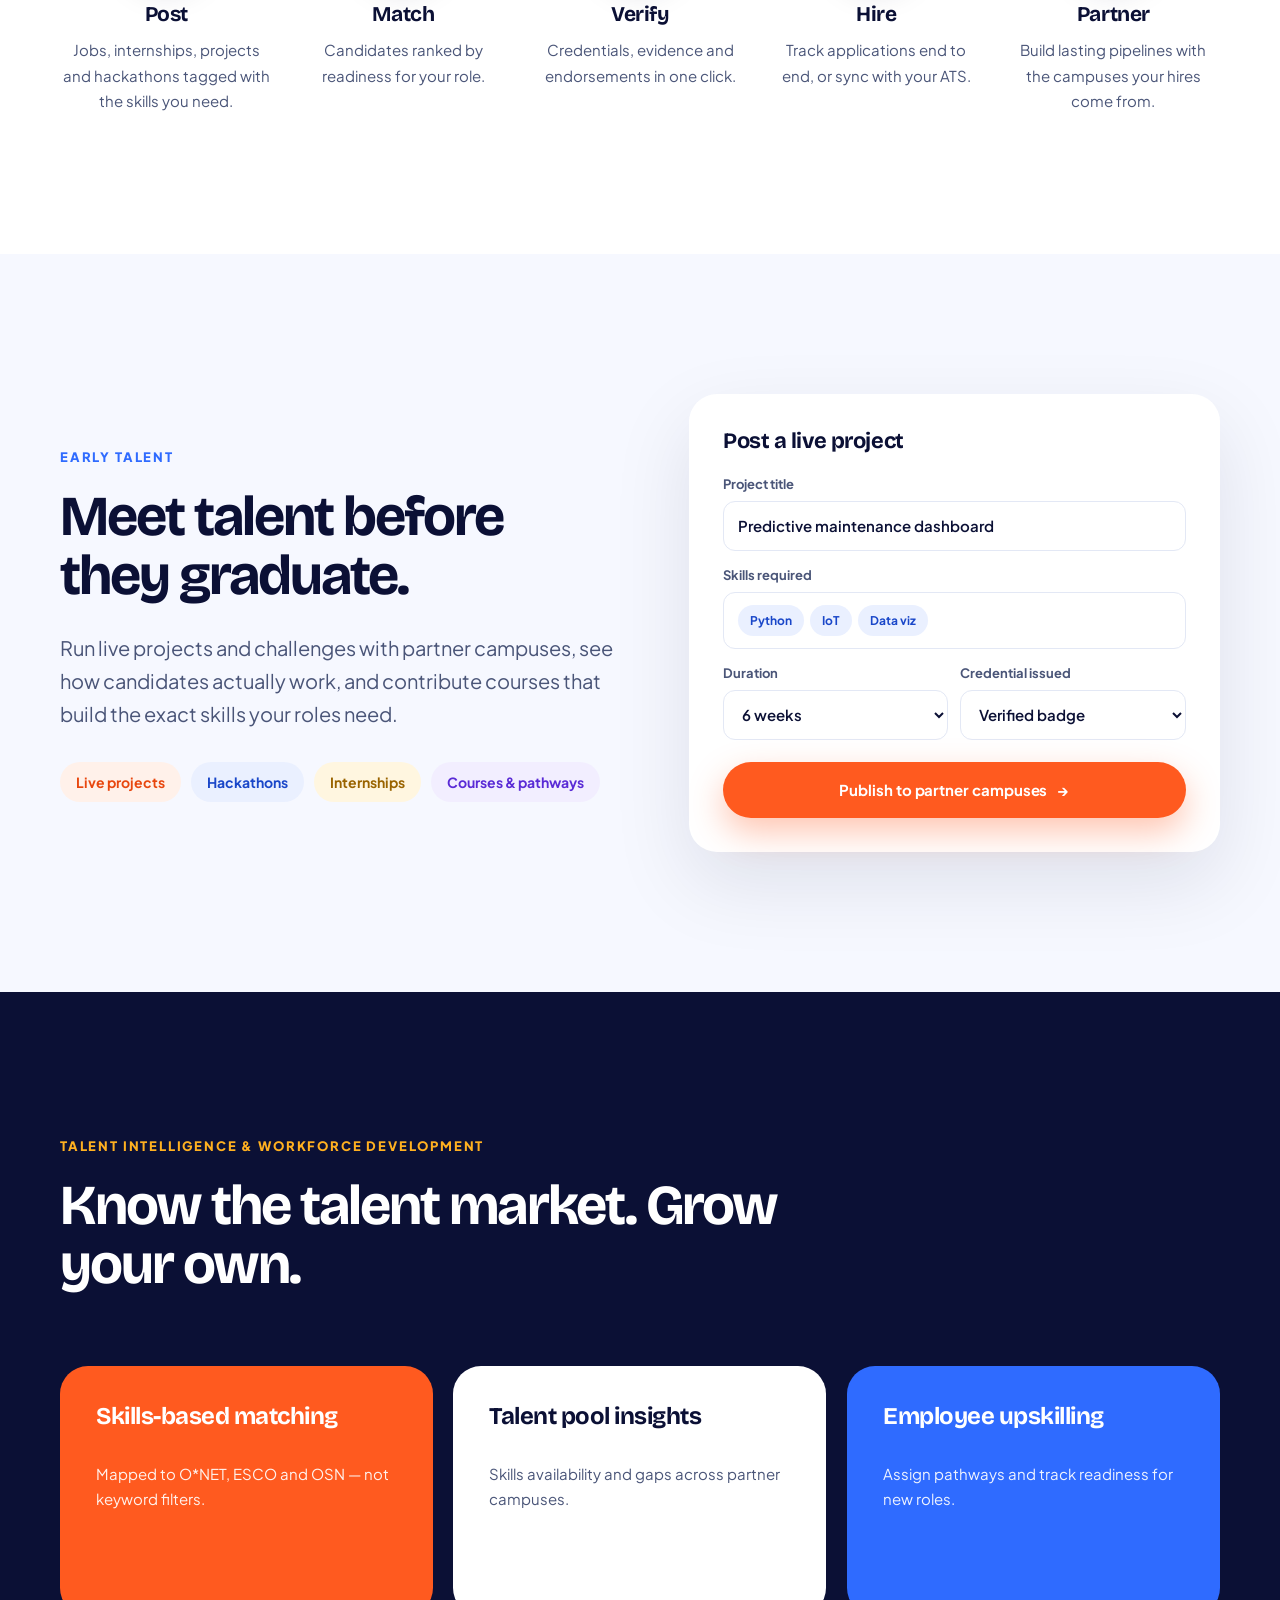
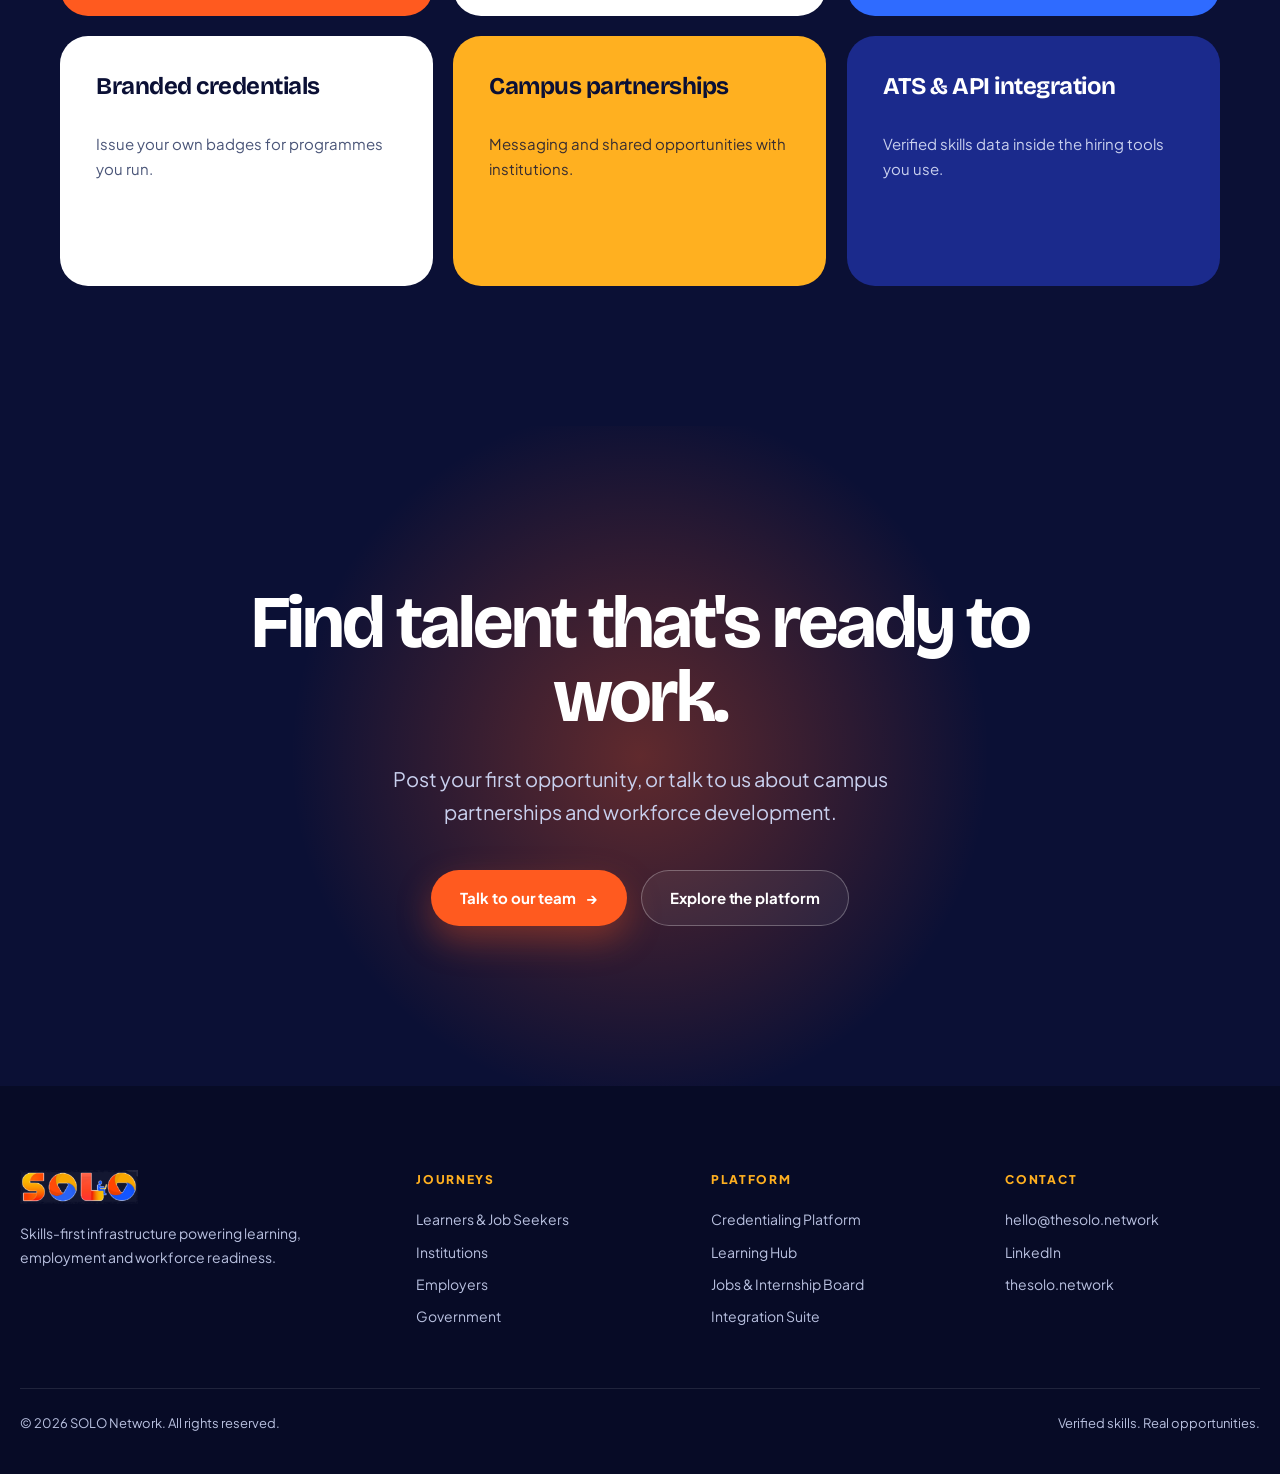
<file: employers.html>
<!doctype html>
<html lang="en" class="no-js">
<head>
  <meta charset="utf-8">
  <meta name="viewport" content="width=device-width, initial-scale=1">
  <title>For Employers — SOLO Network</title>
  <meta name="description" content="Hire on verified skills, engage early talent through live projects and hackathons, and build pipelines with campuses.">
  <meta name="theme-color" content="#0B1035">
  <meta property="og:title" content="For Employers — SOLO Network">
  <meta property="og:description" content="Hire on verified skills, engage early talent through live projects and hackathons, and build pipelines with campuses.">
  <meta property="og:type" content="website">
  <link rel="icon" type="image/png" href="assets/img/solo-logo.png">
  <link rel="preconnect" href="https://fonts.googleapis.com">
  <link rel="preconnect" href="https://fonts.gstatic.com" crossorigin>
  <link href="https://fonts.googleapis.com/css2?family=Bricolage+Grotesque:opsz,wght@12..96,400..800&family=Plus+Jakarta+Sans:wght@400;500;600;700;800&display=swap" rel="stylesheet">
  <link rel="stylesheet" href="assets/css/styles.css">
  <script defer src="assets/js/main.js"></script>
</head>
<body>
  <a class="skip-link" href="#main">Skip to content</a>
  <div class="page-veil" aria-hidden="true"></div>
  <div class="progress" aria-hidden="true"></div>

  <header class="header">
    <div class="container header__inner">
      <a class="brand" href="index.html" aria-label="SOLO Network — home"><img src="assets/img/solo-logo.png" alt="SOLO" width="125" height="36"></a>
      <nav class="nav" aria-label="Main">
        <a class="nav__link" href="index.html#platform">Platform</a>
        <a class="nav__link" href="learners.html">Learners</a>
        <a class="nav__link" href="institutions.html">Institutions</a>
        <a class="nav__link is-active" href="employers.html" aria-current="page">Employers</a>
        <a class="nav__link" href="government.html">Government</a>
      </nav>
      <div class="header__cta">
        <a class="btn btn--primary btn--sm" href="#contact">Find talent <span class="btn__arrow" aria-hidden="true">→</span></a>
        <button class="burger" type="button" aria-expanded="false" aria-controls="drawer" aria-label="Open menu"><span></span><span></span><span></span></button>
      </div>
    </div>
  </header>
  <div class="drawer" id="drawer" aria-hidden="true">
    <a class="drawer__link" href="index.html">Home <span aria-hidden="true">→</span></a>
    <a class="drawer__link" href="index.html#platform">Platform <span aria-hidden="true">→</span></a>
    <a class="drawer__link" href="learners.html">Learners <span aria-hidden="true">→</span></a>
    <a class="drawer__link" href="institutions.html">Institutions <span aria-hidden="true">→</span></a>
    <a class="drawer__link is-active" aria-current="page" href="employers.html">Employers <span aria-hidden="true">→</span></a>
    <a class="drawer__link" href="government.html">Government <span aria-hidden="true">→</span></a>
    <a class="btn btn--primary" href="#contact">Find talent <span class="btn__arrow" aria-hidden="true">→</span></a>
  </div>

  <main id="main">

    <section class="hero" aria-labelledby="hero-title">
      <div class="hero__glow hero__glow--amber" aria-hidden="true"></div>
      <div class="hero__glow hero__glow--orange hero__glow--br" style="left:auto;right:-220px" aria-hidden="true"></div>
      <div class="hero__grid" aria-hidden="true"></div>
      <div class="container split hero__split">
        <div data-stagger>
          <span class="badge badge--amber" data-reveal>For employers</span>
          <h1 class="display" id="hero-title" data-reveal>Hire for skills. <span class="accent-amber">Verified before the interview.</span></h1>
          <p class="lead" data-reveal>Match with candidates on verified skills, not keywords. Engage talent early through projects and hackathons, and build pipelines with the campuses that train them.</p>
          <div class="btn-row" data-reveal>
            <a class="btn btn--primary" href="#contact">Find talent <span class="btn__arrow" aria-hidden="true">→</span></a>
            <a class="btn btn--ghost" href="#how">How it works</a>
          </div>
        </div>
        <div style="position:relative" data-reveal="tilt" data-tilt>
          <div class="window window--card window--orange" data-animate role="img" aria-label="Sample shortlist for Automation Technician ranking three candidates at 92, 87 and 81 percent skills match">
            <div style="display:flex;justify-content:space-between;align-items:center;gap:12px;flex-wrap:wrap"><div><p class="ui__strong" style="font-size:18px">Automation Technician</p><p class="ui__sub">24 matched · ranked by verified skills</p></div><span class="tag tag--amber">Sample shortlist</span></div>
            <div class="tags" style="margin-top:16px"><span class="tag">PLC</span><span class="tag">Robotics</span><span class="tag">Troubleshooting</span></div>
            <div style="margin-top:10px">
              <div class="person"><span class="avatar">RK</span><div class="person__info"><p class="person__name">Candidate A</p><p class="person__meta">5 verified credentials · 2 live projects</p></div><div class="person__score"><strong>92%</strong><div class="meter meter--orange"><div class="meter__track"><div class="meter__fill" style="--w:92%;--delay:.9s"></div></div></div></div></div>
              <div class="person"><span class="avatar avatar--blue">SM</span><div class="person__info"><p class="person__name">Candidate B</p><p class="person__meta">Hackathon finalist · Internship</p></div><div class="person__score"><strong>87%</strong><div class="meter"><div class="meter__track"><div class="meter__fill" style="--w:87%;--delay:1s"></div></div></div></div></div>
              <div class="person"><span class="avatar avatar--amber">DN</span><div class="person__info"><p class="person__name">Candidate C</p><p class="person__meta">3 verified credentials</p></div><div class="person__score"><strong>81%</strong><div class="meter meter--amber"><div class="meter__track"><div class="meter__fill" style="--w:81%;--delay:1.1s"></div></div></div></div></div>
            </div>
          </div>
          <div class="floater" style="left:-54px;bottom:-64px" aria-hidden="true"><div class="floater__row"><span class="check"><svg viewBox="0 0 24 24" fill="none" stroke="#138A4B" stroke-width="3" stroke-linecap="round" stroke-linejoin="round"><path d="M20 6L9 17l-5-5"/></svg></span><div><p class="floater__title">5 of 5 credentials verified</p><p class="floater__sub">in under a second</p></div></div></div>
        </div>
      </div>
    </section>

    <section class="section--amber" aria-label="Key numbers">
      <div class="container grid grid--3" style="padding-top:60px;padding-bottom:60px;gap:32px" data-stagger>
        <div class="stat stat--plain" data-reveal><p class="stat__num" data-count="10" data-suffix="x">10x</p><p class="stat__label">faster recruitment with instant verification</p></div>
        <div class="stat stat--plain" data-reveal><p class="stat__num" data-count="100" data-suffix="%">100%</p><p class="stat__label">verified skills — no self-reported guesswork</p></div>
        <div class="stat stat--plain" data-reveal><p class="stat__num">1</p><p class="stat__label">place for jobs, internships, projects and hackathons</p></div>
      </div>
    </section>

    <section class="section" id="how" aria-labelledby="how-title">
      <div class="container">
        <div class="section-head section-head--center" data-reveal>
          <span class="eyebrow">How it works</span>
          <h2 class="title" id="how-title">From posting to placement — on proof.</h2>
        </div>
        <div class="timeline">
          <div class="timeline__track" aria-hidden="true"></div>
          <div class="timeline__progress timeline__progress--warm" aria-hidden="true"></div>
          <ol class="timeline__steps" data-stagger style="list-style:none;padding:0;margin:0">
            <li class="timeline__step" data-reveal><span class="node" style="--c:#FFB020;color:#0B1035">01</span><h3 class="h3">Post</h3><p class="body">Jobs, internships, projects and hackathons tagged with the skills you need.</p></li>
            <li class="timeline__step" data-reveal><span class="node" style="--c:#FF8A1F">02</span><h3 class="h3">Match</h3><p class="body">Candidates ranked by readiness for your role.</p></li>
            <li class="timeline__step" data-reveal><span class="node" style="--c:#FF5A1F">03</span><h3 class="h3">Verify</h3><p class="body">Credentials, evidence and endorsements in one click.</p></li>
            <li class="timeline__step" data-reveal><span class="node" style="--c:#5B8BFF">04</span><h3 class="h3">Hire</h3><p class="body">Track applications end to end, or sync with your ATS.</p></li>
            <li class="timeline__step" data-reveal><span class="node" style="--c:#2F6BFF">05</span><h3 class="h3">Partner</h3><p class="body">Build lasting pipelines with the campuses your hires come from.</p></li>
          </ol>
        </div>
      </div>
    </section>

    <section class="section section--soft" aria-labelledby="early-title">
      <div class="container split">
        <div data-reveal>
          <span class="eyebrow eyebrow--blue">Early talent</span>
          <h2 class="title" id="early-title" style="margin-top:18px">Meet talent before they graduate.</h2>
          <p class="lead" style="margin-top:26px">Run live projects and challenges with partner campuses, see how candidates actually work, and contribute courses that build the exact skills your roles need.</p>
          <div class="tags" style="margin-top:32px;gap:10px"><span class="tag tag--orange" style="font-size:14px;padding:9px 16px">Live projects</span><span class="tag tag--blue" style="font-size:14px;padding:9px 16px">Hackathons</span><span class="tag tag--amber" style="font-size:14px;padding:9px 16px">Internships</span><span class="tag tag--violet" style="font-size:14px;padding:9px 16px">Courses &amp; pathways</span></div>
        </div>
        <div class="ui" data-reveal="right" style="padding:34px;border-radius:28px;box-shadow:0 30px 80px rgba(11,16,53,.1);border:0" aria-label="Example: posting a live project" role="group">
          <p class="h3" style="font-size:22px">Post a live project</p>
          <div class="field" style="margin-top:20px"><label for="p-title">Project title</label><input class="input" id="p-title" value="Predictive maintenance dashboard"></div>
          <div class="field"><label>Skills required</label><div class="input" style="display:flex;flex-wrap:wrap;gap:6px;align-items:center"><span class="tag tag--blue">Python</span><span class="tag tag--blue">IoT</span><span class="tag tag--blue">Data viz</span></div></div>
          <div class="field-row" style="margin-top:14px">
            <div class="field"><label for="p-dur">Duration</label><select class="select" id="p-dur"><option>6 weeks</option><option>4 weeks</option><option>8 weeks</option></select></div>
            <div class="field" style="margin-top:0"><label for="p-cred">Credential issued</label><select class="select" id="p-cred"><option>Verified badge</option><option>Certificate</option></select></div>
          </div>
          <a class="btn btn--primary" href="#contact" style="width:100%;margin-top:22px">Publish to partner campuses <span class="btn__arrow" aria-hidden="true">→</span></a>
        </div>
      </div>
    </section>

    <section class="section section--dark" aria-labelledby="intel-title">
      <div class="container">
        <div class="section-head" data-reveal>
          <span class="eyebrow eyebrow--amber">Talent intelligence &amp; workforce development</span>
          <h2 class="title" id="intel-title">Know the talent market. Grow your own.</h2>
        </div>
        <div class="grid grid--3 mt-xl" data-stagger>
          <article class="card card--orange card--tall" data-reveal><h3 class="h3">Skills-based matching</h3><p class="body">Mapped to O*NET, ESCO and OSN — not keyword filters.</p></article>
          <article class="card card--tall" data-reveal><h3 class="h3">Talent pool insights</h3><p class="body">Skills availability and gaps across partner campuses.</p></article>
          <article class="card card--blue card--tall" data-reveal><h3 class="h3">Employee upskilling</h3><p class="body">Assign pathways and track readiness for new roles.</p></article>
          <article class="card card--tall" data-reveal><h3 class="h3">Branded credentials</h3><p class="body">Issue your own badges for programmes you run.</p></article>
          <article class="card card--amber card--tall" data-reveal><h3 class="h3">Campus partnerships</h3><p class="body">Messaging and shared opportunities with institutions.</p></article>
          <article class="card card--navy2 card--tall" data-reveal><h3 class="h3">ATS &amp; API integration</h3><p class="body">Verified skills data inside the hiring tools you use.</p></article>
        </div>
      </div>
    </section>

    <section class="cta" id="contact">
      <div class="cta__glow" aria-hidden="true"></div>
      <div class="container" data-reveal>
        <h2 class="display">Find talent that's ready to work.</h2>
        <p class="lead">Post your first opportunity, or talk to us about campus partnerships and workforce development.</p>
        <div class="btn-row">
          <a class="btn btn--primary" href="mailto:hello@thesolo.network?subject=SOLO%20for%20employers">Talk to our team <span class="btn__arrow" aria-hidden="true">→</span></a>
          <a class="btn btn--ghost" href="index.html#platform">Explore the platform</a>
        </div>
      </div>
    </section>
  </main>

  <footer class="footer">
    <div class="container footer__grid">
      <div>
        <img src="assets/img/solo-logo.png" alt="SOLO" width="118" height="34" style="height:34px;width:auto">
        <p class="footer__about">Skills-first infrastructure powering learning, employment and workforce readiness.</p>
      </div>
      <div>
        <p class="footer__head">Journeys</p>
        <a class="footer__link" href="learners.html">Learners &amp; Job Seekers</a>
        <a class="footer__link" href="institutions.html">Institutions</a>
        <a class="footer__link" href="employers.html">Employers</a>
        <a class="footer__link" href="government.html">Government</a>
      </div>
      <div>
        <p class="footer__head">Platform</p>
        <a class="footer__link" href="index.html#platform">Credentialing Platform</a>
        <a class="footer__link" href="index.html#platform">Learning Hub</a>
        <a class="footer__link" href="index.html#platform">Jobs &amp; Internship Board</a>
        <a class="footer__link" href="index.html#platform">Integration Suite</a>
      </div>
      <div>
        <p class="footer__head">Contact</p>
        <a class="footer__link" href="mailto:hello@thesolo.network">hello@thesolo.network</a>
        <a class="footer__link" href="https://www.linkedin.com/company/thesolo-network" target="_blank" rel="noopener">LinkedIn</a>
        <a class="footer__link" href="https://www.thesolo.network/" target="_blank" rel="noopener">thesolo.network</a>
      </div>
    </div>
    <div class="container footer__bottom">
      <span>© <span data-year>2026</span> SOLO Network. All rights reserved.</span>
      <span>Verified skills. Real opportunities.</span>
    </div>
  </footer>

  <button class="to-top" type="button" aria-label="Back to top"><svg width="18" height="18" viewBox="0 0 24 24" fill="none" stroke="currentColor" stroke-width="2.6" stroke-linecap="round" stroke-linejoin="round" aria-hidden="true"><path d="M12 19V5M5 12l7-7 7 7"/></svg></button>
</body>
</html>
</file>
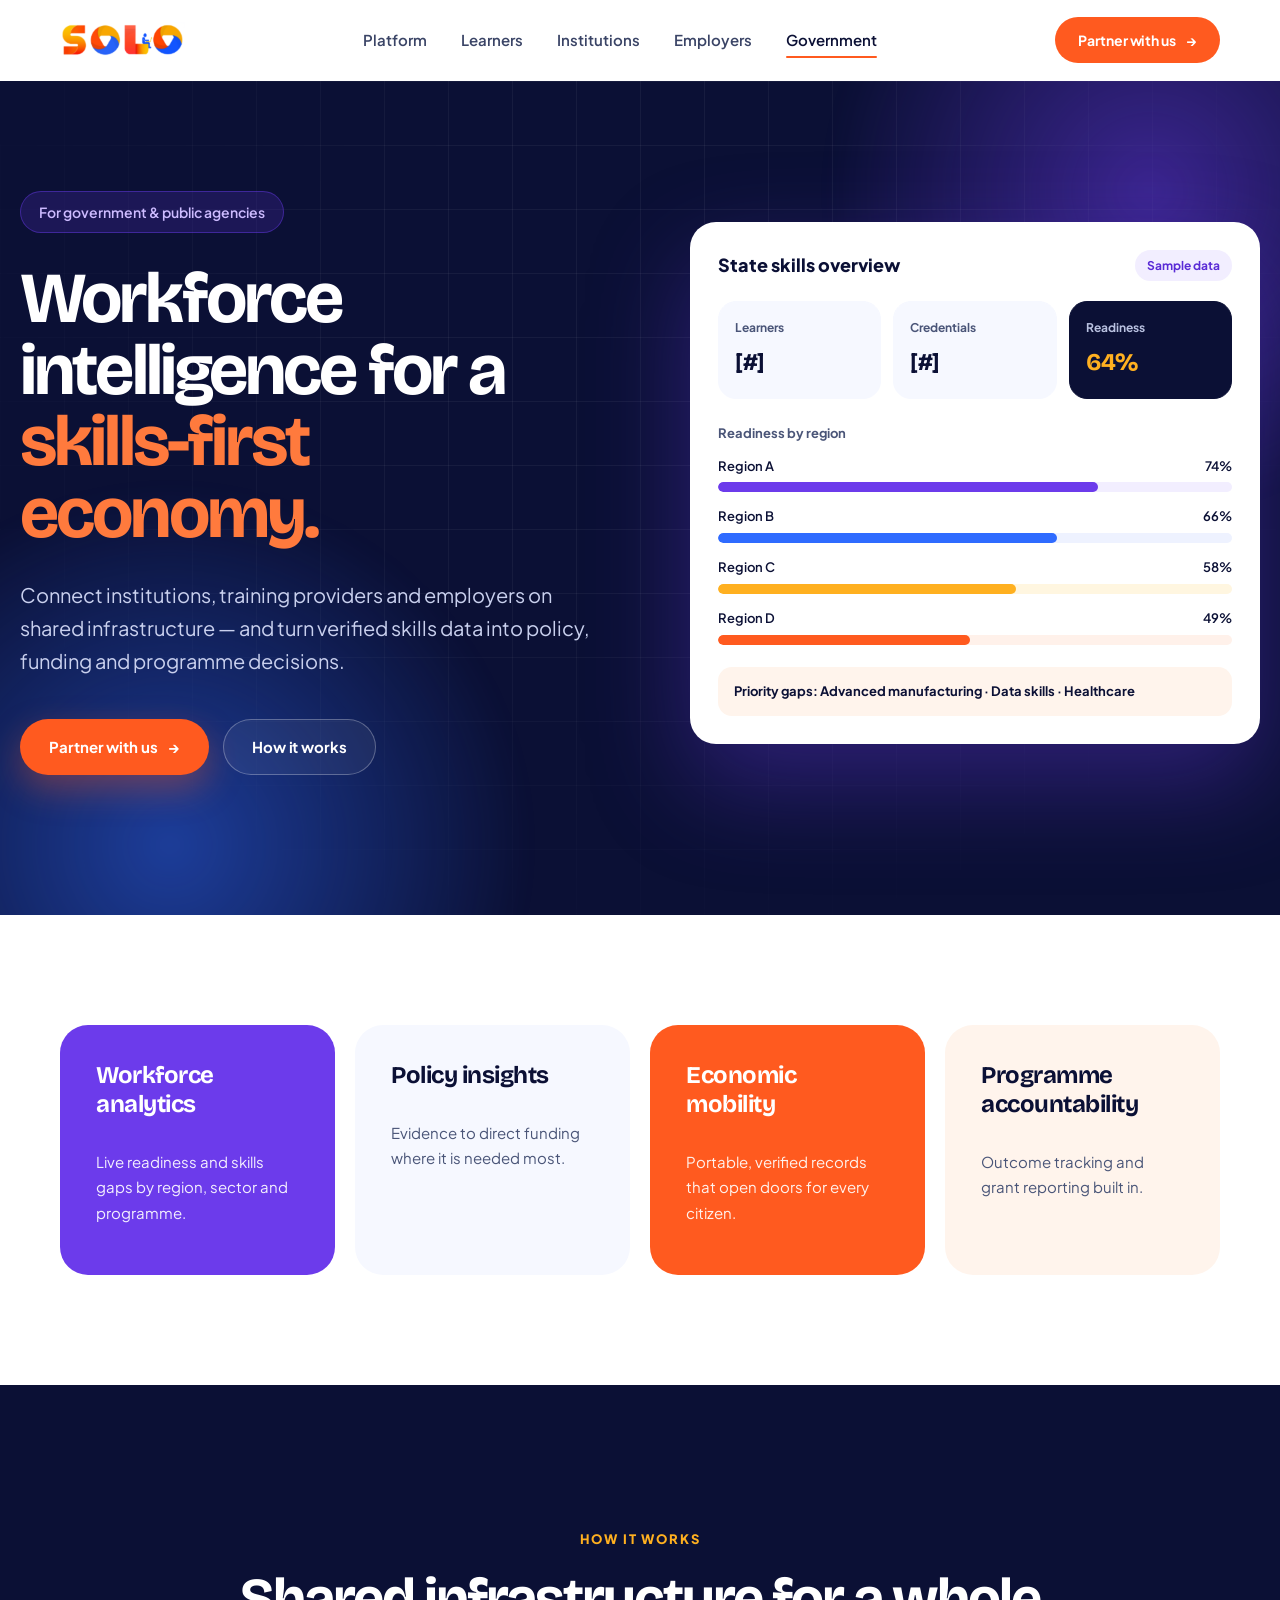
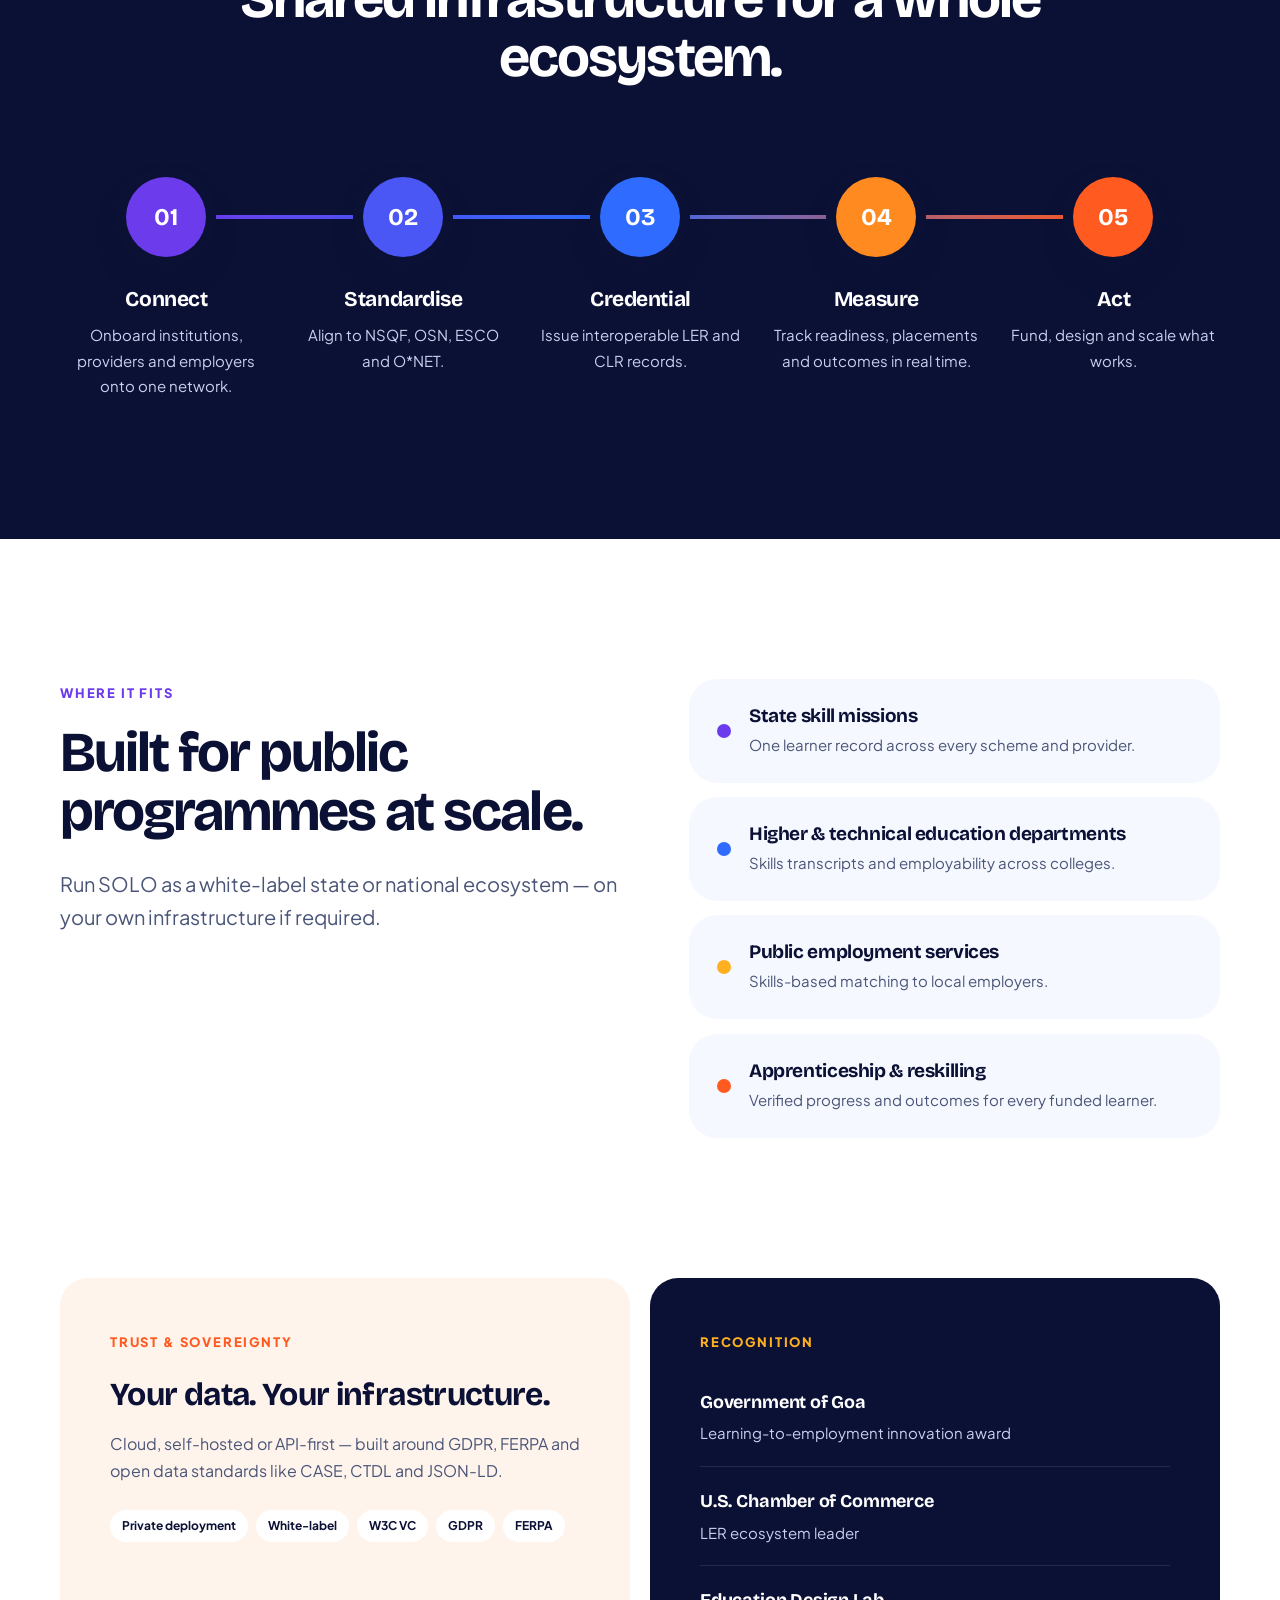
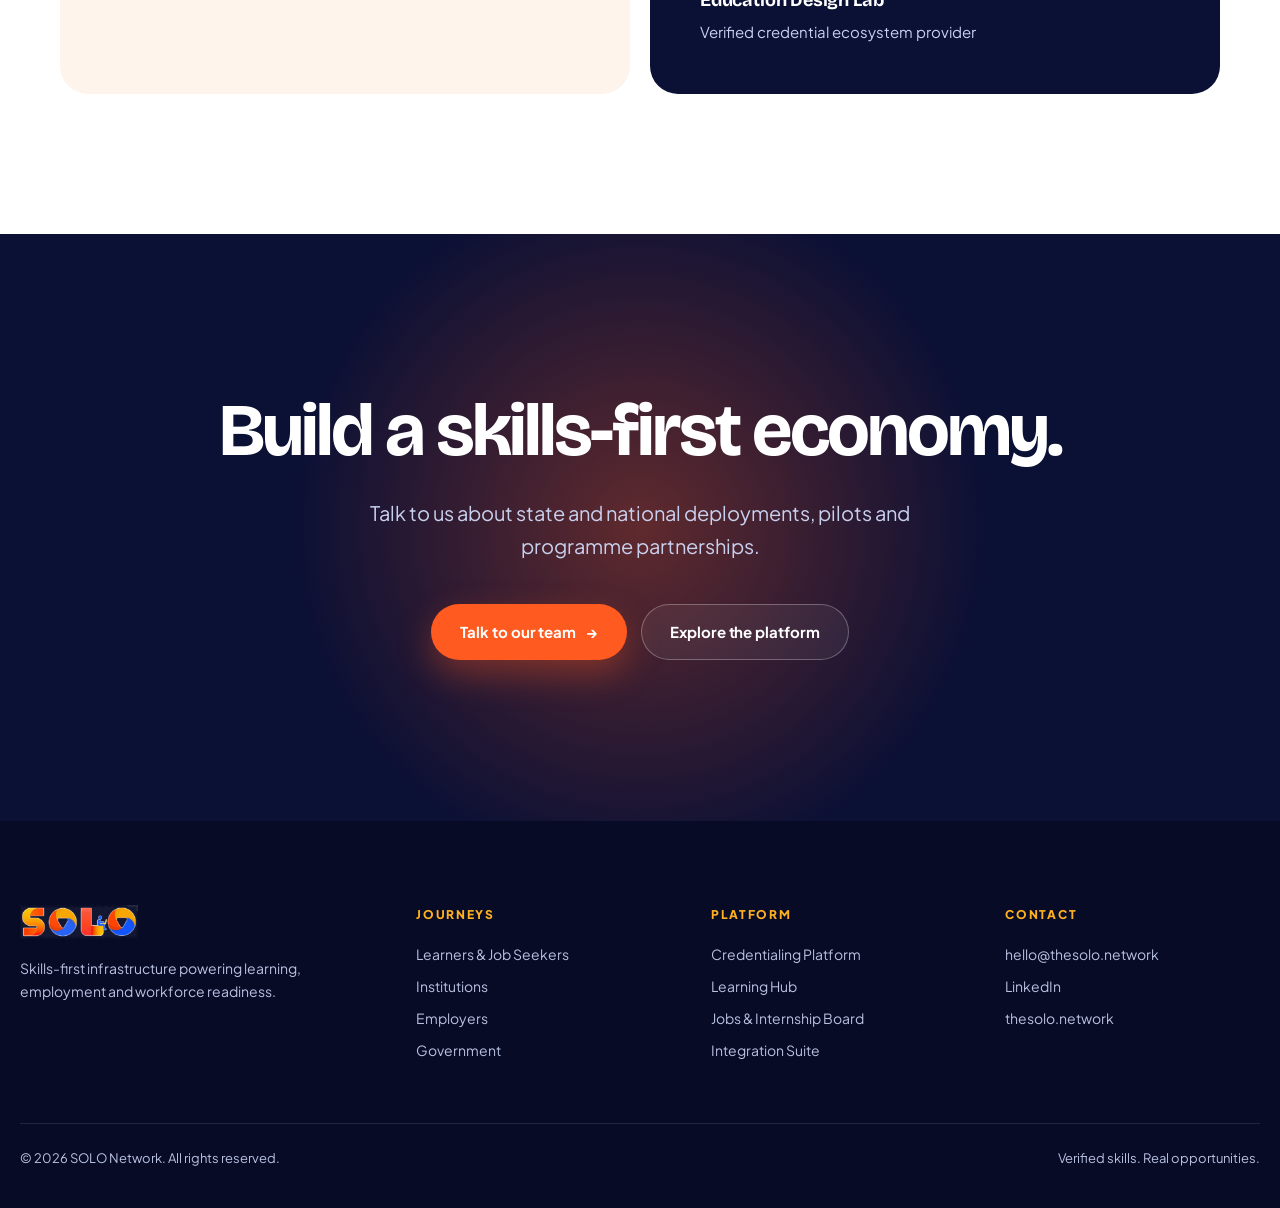
<file: government.html>
<!doctype html>
<html lang="en" class="no-js">
<head>
  <meta charset="utf-8">
  <meta name="viewport" content="width=device-width, initial-scale=1">
  <title>For Government — SOLO Network</title>
  <meta name="description" content="Workforce intelligence and shared skills infrastructure for state and national programmes.">
  <meta name="theme-color" content="#0B1035">
  <meta property="og:title" content="For Government — SOLO Network">
  <meta property="og:description" content="Workforce intelligence and shared skills infrastructure for state and national programmes.">
  <meta property="og:type" content="website">
  <link rel="icon" type="image/png" href="assets/img/solo-logo.png">
  <link rel="preconnect" href="https://fonts.googleapis.com">
  <link rel="preconnect" href="https://fonts.gstatic.com" crossorigin>
  <link href="https://fonts.googleapis.com/css2?family=Bricolage+Grotesque:opsz,wght@12..96,400..800&family=Plus+Jakarta+Sans:wght@400;500;600;700;800&display=swap" rel="stylesheet">
  <link rel="stylesheet" href="assets/css/styles.css">
  <script defer src="assets/js/main.js"></script>
</head>
<body>
  <a class="skip-link" href="#main">Skip to content</a>
  <div class="page-veil" aria-hidden="true"></div>
  <div class="progress" aria-hidden="true"></div>

  <header class="header">
    <div class="container header__inner">
      <a class="brand" href="index.html" aria-label="SOLO Network — home"><img src="assets/img/solo-logo.png" alt="SOLO" width="125" height="36"></a>
      <nav class="nav" aria-label="Main">
        <a class="nav__link" href="index.html#platform">Platform</a>
        <a class="nav__link" href="learners.html">Learners</a>
        <a class="nav__link" href="institutions.html">Institutions</a>
        <a class="nav__link" href="employers.html">Employers</a>
        <a class="nav__link is-active" href="government.html" aria-current="page">Government</a>
      </nav>
      <div class="header__cta">
        <a class="btn btn--primary btn--sm" href="#contact">Partner with us <span class="btn__arrow" aria-hidden="true">→</span></a>
        <button class="burger" type="button" aria-expanded="false" aria-controls="drawer" aria-label="Open menu"><span></span><span></span><span></span></button>
      </div>
    </div>
  </header>
  <div class="drawer" id="drawer" aria-hidden="true">
    <a class="drawer__link" href="index.html">Home <span aria-hidden="true">→</span></a>
    <a class="drawer__link" href="index.html#platform">Platform <span aria-hidden="true">→</span></a>
    <a class="drawer__link" href="learners.html">Learners <span aria-hidden="true">→</span></a>
    <a class="drawer__link" href="institutions.html">Institutions <span aria-hidden="true">→</span></a>
    <a class="drawer__link" href="employers.html">Employers <span aria-hidden="true">→</span></a>
    <a class="drawer__link is-active" aria-current="page" href="government.html">Government <span aria-hidden="true">→</span></a>
    <a class="btn btn--primary" href="#contact">Partner with us <span class="btn__arrow" aria-hidden="true">→</span></a>
  </div>

  <main id="main">

    <section class="hero" aria-labelledby="hero-title">
      <div class="hero__glow hero__glow--violet" aria-hidden="true"></div>
      <div class="hero__glow hero__glow--blue hero__glow--br" style="right:auto;left:-220px" aria-hidden="true"></div>
      <div class="hero__grid" aria-hidden="true"></div>
      <div class="container split hero__split">
        <div data-stagger>
          <span class="badge badge--violet" data-reveal>For government &amp; public agencies</span>
          <h1 class="display display--md" id="hero-title" data-reveal>Workforce intelligence for a <span class="accent">skills-first economy.</span></h1>
          <p class="lead" data-reveal>Connect institutions, training providers and employers on shared infrastructure — and turn verified skills data into policy, funding and programme decisions.</p>
          <div class="btn-row" data-reveal>
            <a class="btn btn--primary" href="#contact">Partner with us <span class="btn__arrow" aria-hidden="true">→</span></a>
            <a class="btn btn--ghost" href="#how">How it works</a>
          </div>
        </div>
        <div data-reveal="tilt" data-tilt>
          <div class="window window--card window--violet" data-animate role="img" aria-label="Sample state skills overview showing readiness by region from 74 percent down to 49 percent">
            <div style="display:flex;justify-content:space-between;align-items:center;gap:10px;flex-wrap:wrap"><p class="ui__strong" style="font-size:18px">State skills overview</p><span class="tag tag--violet">Sample data</span></div>
            <div class="grid grid--3" style="gap:12px;margin-top:20px">
              <div class="ui ui--soft" style="padding:16px"><p class="ui__label" style="font-size:12px">Learners</p><p class="ui__big" style="font-size:24px">[#]</p></div>
              <div class="ui ui--soft" style="padding:16px"><p class="ui__label" style="font-size:12px">Credentials</p><p class="ui__big" style="font-size:24px">[#]</p></div>
              <div class="ui ui--dark" style="padding:16px"><p class="ui__label" style="font-size:12px">Readiness</p><p class="ui__big" style="font-size:24px;color:#FFB020" data-count="64" data-suffix="%">64%</p></div>
            </div>
            <p class="ui__label" style="margin-top:24px">Readiness by region</p>
            <div style="margin-top:12px">
              <div class="meter meter--violet meter--lg"><div class="meter__row"><span>Region A</span><span>74%</span></div><div class="meter__track"><div class="meter__fill" style="--w:74%;--delay:.9s"></div></div></div>
              <div class="meter meter--lg"><div class="meter__row"><span>Region B</span><span>66%</span></div><div class="meter__track"><div class="meter__fill" style="--w:66%;--delay:1s"></div></div></div>
              <div class="meter meter--amber meter--lg"><div class="meter__row"><span>Region C</span><span>58%</span></div><div class="meter__track"><div class="meter__fill" style="--w:58%;--delay:1.1s"></div></div></div>
              <div class="meter meter--orange meter--lg"><div class="meter__row"><span>Region D</span><span>49%</span></div><div class="meter__track"><div class="meter__fill" style="--w:49%;--delay:1.2s"></div></div></div>
            </div>
            <div style="margin-top:22px;background:#FFF4EC;border-radius:14px;padding:14px 16px;font-size:13px;font-weight:700">Priority gaps: Advanced manufacturing · Data skills · Healthcare</div>
          </div>
        </div>
      </div>
    </section>

    <section class="section section--tight" aria-label="What SOLO enables">
      <div class="container grid grid--4" data-stagger>
        <article class="card card--violet card--tall" data-reveal><h3 class="h3">Workforce analytics</h3><p class="body">Live readiness and skills gaps by region, sector and programme.</p></article>
        <article class="card card--soft card--tall" data-reveal><h3 class="h3">Policy insights</h3><p class="body">Evidence to direct funding where it is needed most.</p></article>
        <article class="card card--orange card--tall" data-reveal><h3 class="h3">Economic mobility</h3><p class="body">Portable, verified records that open doors for every citizen.</p></article>
        <article class="card card--peach card--tall" data-reveal><h3 class="h3">Programme accountability</h3><p class="body">Outcome tracking and grant reporting built in.</p></article>
      </div>
    </section>

    <section class="section section--dark" id="how" aria-labelledby="how-title">
      <div class="container">
        <div class="section-head section-head--center" data-reveal>
          <span class="eyebrow eyebrow--amber">How it works</span>
          <h2 class="title" id="how-title">Shared infrastructure for a whole ecosystem.</h2>
        </div>
        <div class="timeline">
          <div class="timeline__track" aria-hidden="true"></div>
          <div class="timeline__progress timeline__progress--violet" aria-hidden="true"></div>
          <ol class="timeline__steps" data-stagger style="list-style:none;padding:0;margin:0">
            <li class="timeline__step" data-reveal><span class="node" style="--c:#6C3BEB">01</span><h3 class="h3">Connect</h3><p class="body">Onboard institutions, providers and employers onto one network.</p></li>
            <li class="timeline__step" data-reveal><span class="node" style="--c:#4B57F5">02</span><h3 class="h3">Standardise</h3><p class="body">Align to NSQF, OSN, ESCO and O*NET.</p></li>
            <li class="timeline__step" data-reveal><span class="node" style="--c:#2F6BFF">03</span><h3 class="h3">Credential</h3><p class="body">Issue interoperable LER and CLR records.</p></li>
            <li class="timeline__step" data-reveal><span class="node" style="--c:#FF8A1F">04</span><h3 class="h3">Measure</h3><p class="body">Track readiness, placements and outcomes in real time.</p></li>
            <li class="timeline__step" data-reveal><span class="node" style="--c:#FF5A1F">05</span><h3 class="h3">Act</h3><p class="body">Fund, design and scale what works.</p></li>
          </ol>
        </div>
      </div>
    </section>

    <section class="section" aria-labelledby="fit-title">
      <div class="container split split--top">
        <div data-reveal>
          <span class="eyebrow eyebrow--violet">Where it fits</span>
          <h2 class="title" id="fit-title" style="margin-top:18px">Built for public programmes at scale.</h2>
          <p class="lead" style="margin-top:26px">Run SOLO as a white-label state or national ecosystem — on your own infrastructure if required.</p>
        </div>
        <ul style="display:flex;flex-direction:column;gap:14px" data-stagger>
          <li class="card card--soft" data-reveal style="padding:26px 28px;display:flex;gap:18px;align-items:center"><span style="width:14px;height:14px;border-radius:50%;background:#6C3BEB;flex:none"></span><div><h3 class="h3" style="font-size:19px">State skill missions</h3><p class="body" style="margin-top:4px">One learner record across every scheme and provider.</p></div></li>
          <li class="card card--soft" data-reveal style="padding:26px 28px;display:flex;gap:18px;align-items:center"><span style="width:14px;height:14px;border-radius:50%;background:#2F6BFF;flex:none"></span><div><h3 class="h3" style="font-size:19px">Higher &amp; technical education departments</h3><p class="body" style="margin-top:4px">Skills transcripts and employability across colleges.</p></div></li>
          <li class="card card--soft" data-reveal style="padding:26px 28px;display:flex;gap:18px;align-items:center"><span style="width:14px;height:14px;border-radius:50%;background:#FFB020;flex:none"></span><div><h3 class="h3" style="font-size:19px">Public employment services</h3><p class="body" style="margin-top:4px">Skills-based matching to local employers.</p></div></li>
          <li class="card card--soft" data-reveal style="padding:26px 28px;display:flex;gap:18px;align-items:center"><span style="width:14px;height:14px;border-radius:50%;background:#FF5A1F;flex:none"></span><div><h3 class="h3" style="font-size:19px">Apprenticeship &amp; reskilling</h3><p class="body" style="margin-top:4px">Verified progress and outcomes for every funded learner.</p></div></li>
        </ul>
      </div>
    </section>

    <section class="section section--flush-top" aria-label="Trust and recognition">
      <div class="container grid grid--2" data-stagger>
        <div class="card card--peach" data-reveal style="padding:50px">
          <span class="eyebrow">Trust &amp; sovereignty</span>
          <h3 class="h3" style="font-size:32px;margin-top:22px">Your data. Your infrastructure.</h3>
          <p class="body" style="font-size:16px;margin-top:16px">Cloud, self-hosted or API-first — built around GDPR, FERPA and open data standards like CASE, CTDL and JSON-LD.</p>
          <div class="tags" style="margin-top:26px;gap:8px"><span class="tag" style="background:#fff">Private deployment</span><span class="tag" style="background:#fff">White-label</span><span class="tag" style="background:#fff">W3C VC</span><span class="tag" style="background:#fff">GDPR</span><span class="tag" style="background:#fff">FERPA</span></div>
        </div>
        <div class="card card--dark" data-reveal style="padding:50px">
          <span class="eyebrow eyebrow--amber">Recognition</span>
          <div style="margin-top:14px">
            <div style="padding:20px 0;border-bottom:1px solid rgba(255,255,255,.1)"><p class="trust__name">Government of Goa</p><p class="body" style="margin-top:4px">Learning-to-employment innovation award</p></div>
            <div style="padding:20px 0;border-bottom:1px solid rgba(255,255,255,.1)"><p class="trust__name">U.S. Chamber of Commerce</p><p class="body" style="margin-top:4px">LER ecosystem leader</p></div>
            <div style="padding:20px 0 0"><p class="trust__name">Education Design Lab</p><p class="body" style="margin-top:4px">Verified credential ecosystem provider</p></div>
          </div>
        </div>
      </div>
    </section>

    <section class="cta" id="contact">
      <div class="cta__glow" aria-hidden="true"></div>
      <div class="container" data-reveal>
        <h2 class="display">Build a skills-first economy.</h2>
        <p class="lead">Talk to us about state and national deployments, pilots and programme partnerships.</p>
        <div class="btn-row">
          <a class="btn btn--primary" href="mailto:hello@thesolo.network?subject=SOLO%20for%20government">Talk to our team <span class="btn__arrow" aria-hidden="true">→</span></a>
          <a class="btn btn--ghost" href="index.html#platform">Explore the platform</a>
        </div>
      </div>
    </section>
  </main>

  <footer class="footer">
    <div class="container footer__grid">
      <div>
        <img src="assets/img/solo-logo.png" alt="SOLO" width="118" height="34" style="height:34px;width:auto">
        <p class="footer__about">Skills-first infrastructure powering learning, employment and workforce readiness.</p>
      </div>
      <div>
        <p class="footer__head">Journeys</p>
        <a class="footer__link" href="learners.html">Learners &amp; Job Seekers</a>
        <a class="footer__link" href="institutions.html">Institutions</a>
        <a class="footer__link" href="employers.html">Employers</a>
        <a class="footer__link" href="government.html">Government</a>
      </div>
      <div>
        <p class="footer__head">Platform</p>
        <a class="footer__link" href="index.html#platform">Credentialing Platform</a>
        <a class="footer__link" href="index.html#platform">Learning Hub</a>
        <a class="footer__link" href="index.html#platform">Jobs &amp; Internship Board</a>
        <a class="footer__link" href="index.html#platform">Integration Suite</a>
      </div>
      <div>
        <p class="footer__head">Contact</p>
        <a class="footer__link" href="mailto:hello@thesolo.network">hello@thesolo.network</a>
        <a class="footer__link" href="https://www.linkedin.com/company/thesolo-network" target="_blank" rel="noopener">LinkedIn</a>
        <a class="footer__link" href="https://www.thesolo.network/" target="_blank" rel="noopener">thesolo.network</a>
      </div>
    </div>
    <div class="container footer__bottom">
      <span>© <span data-year>2026</span> SOLO Network. All rights reserved.</span>
      <span>Verified skills. Real opportunities.</span>
    </div>
  </footer>

  <button class="to-top" type="button" aria-label="Back to top"><svg width="18" height="18" viewBox="0 0 24 24" fill="none" stroke="currentColor" stroke-width="2.6" stroke-linecap="round" stroke-linejoin="round" aria-hidden="true"><path d="M12 19V5M5 12l7-7 7 7"/></svg></button>
</body>
</html>
</file>
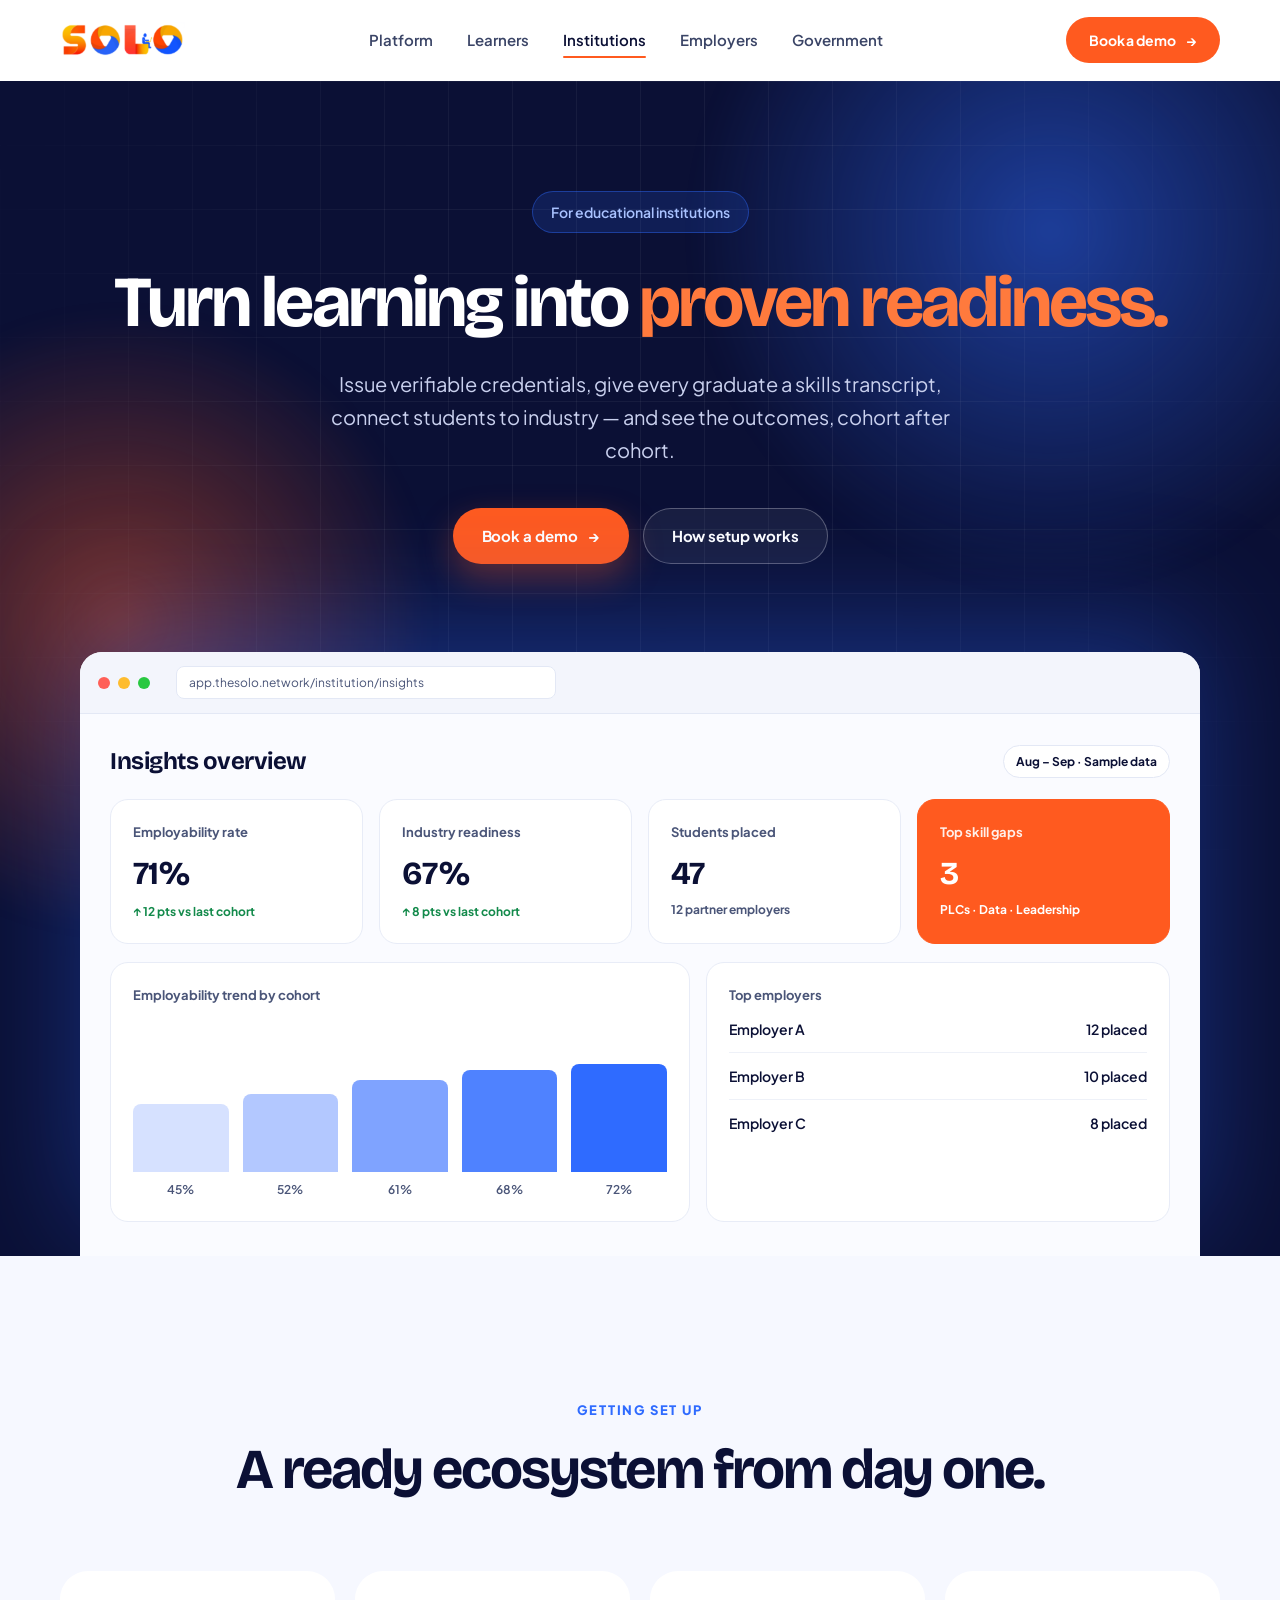
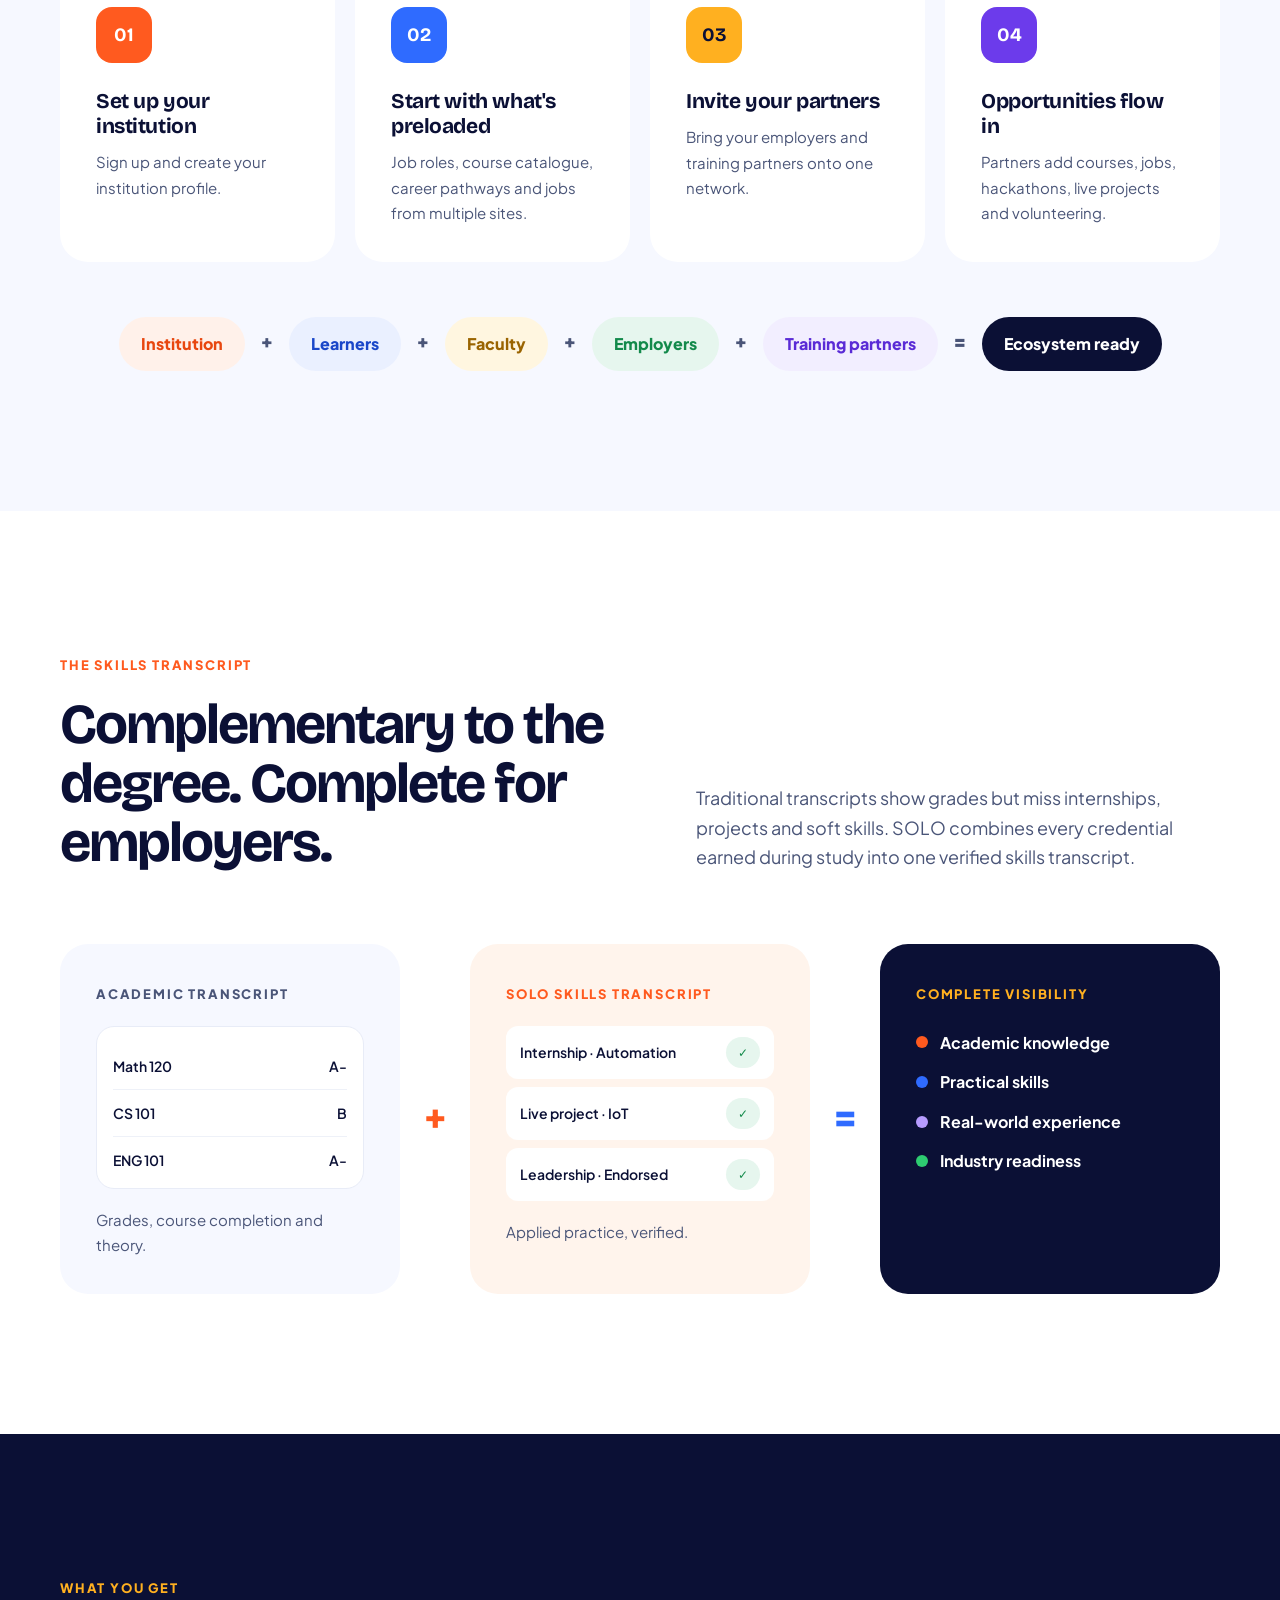
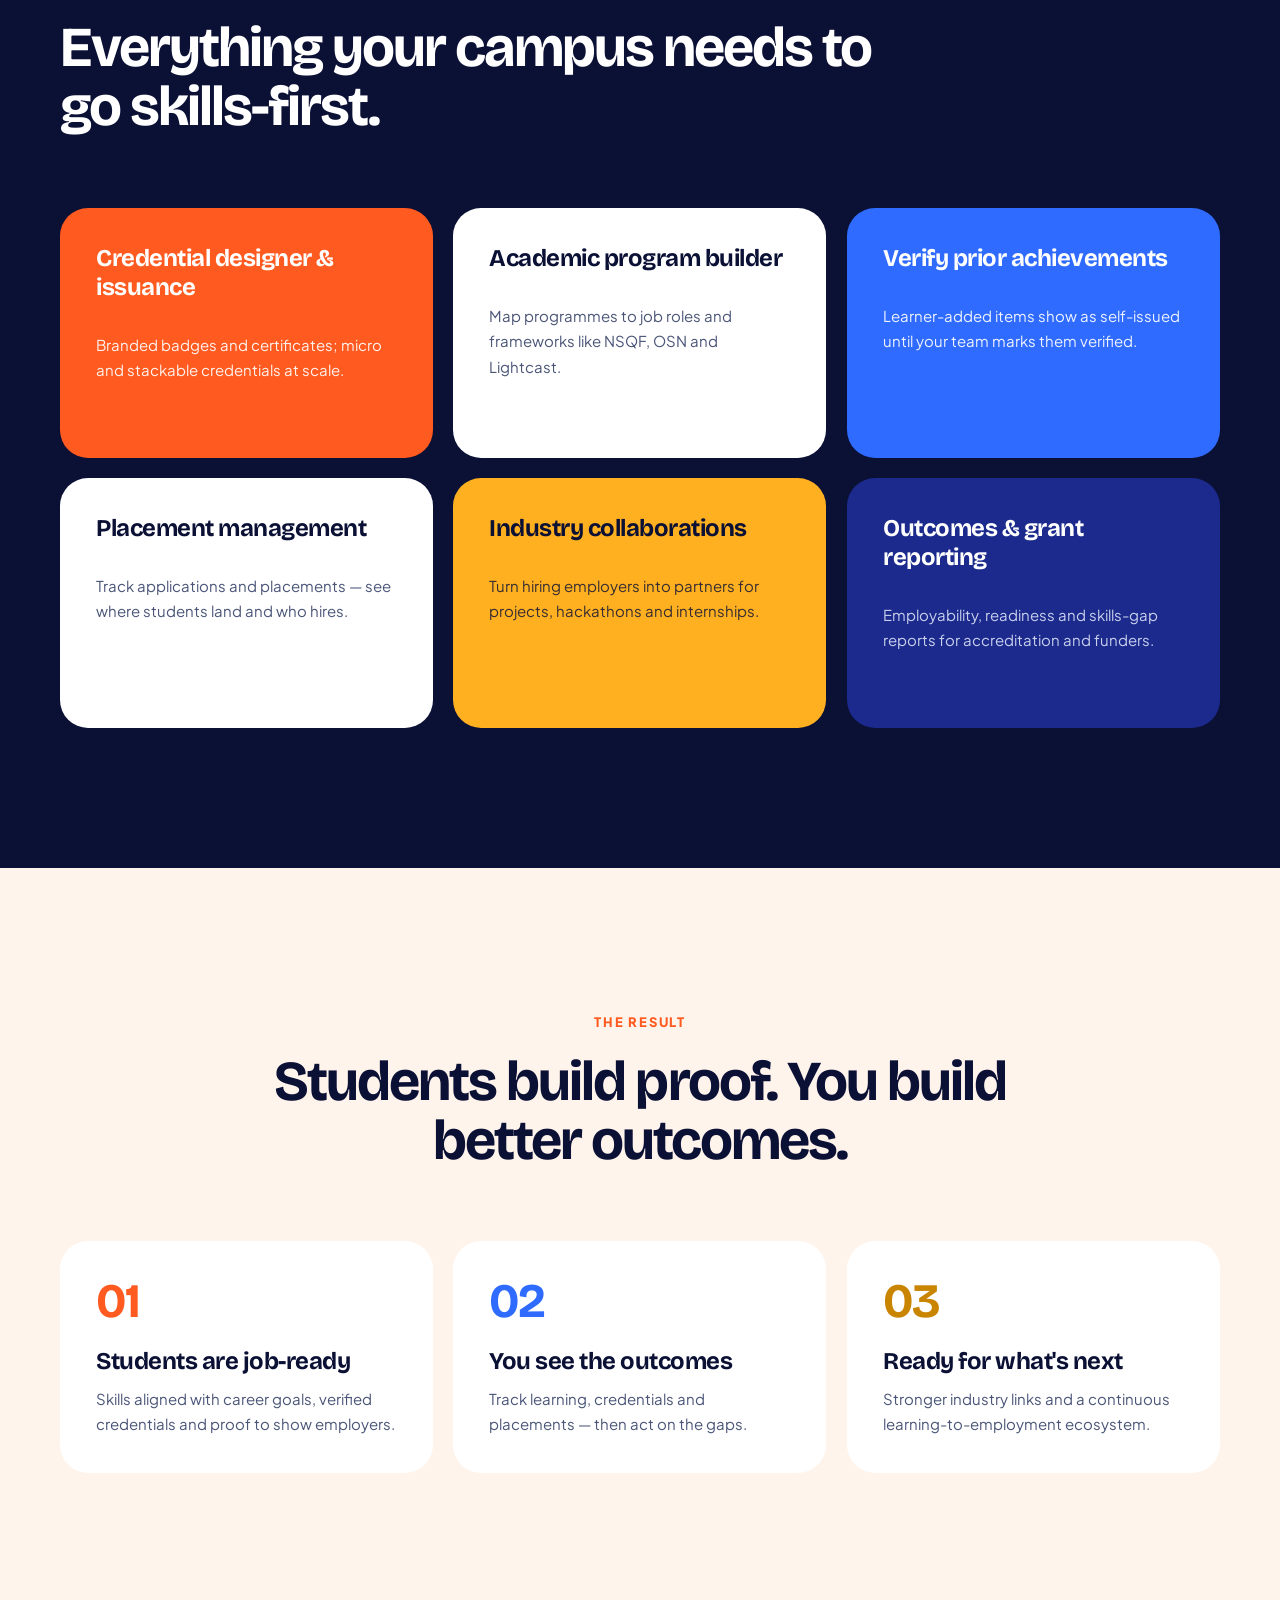
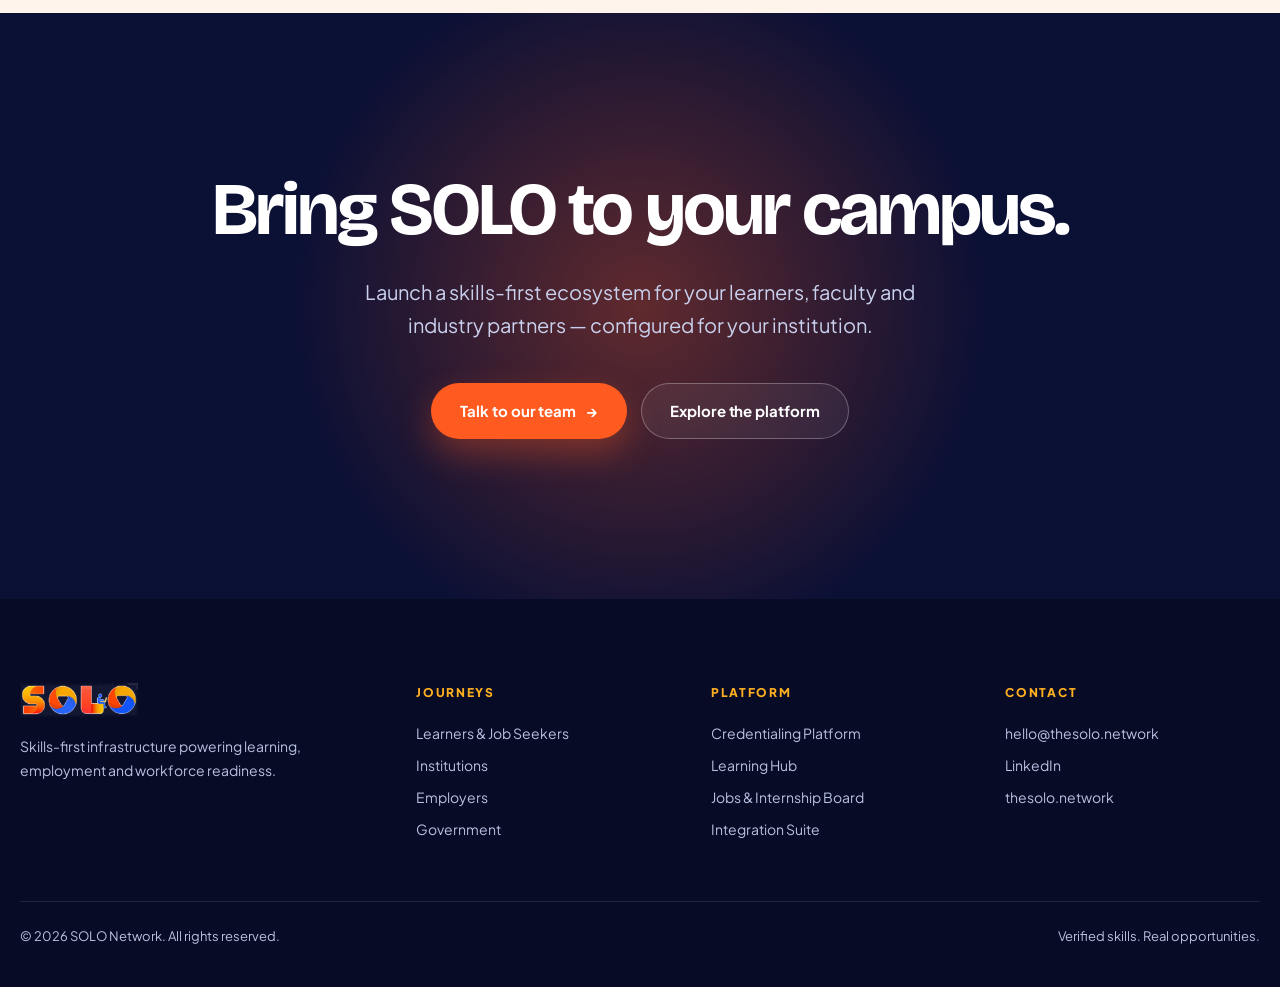
<file: institutions.html>
<!doctype html>
<html lang="en" class="no-js">
<head>
  <meta charset="utf-8">
  <meta name="viewport" content="width=device-width, initial-scale=1">
  <title>For Institutions — SOLO Network</title>
  <meta name="description" content="Issue verifiable credentials, give graduates a skills transcript, connect students to industry and track employability outcomes.">
  <meta name="theme-color" content="#0B1035">
  <meta property="og:title" content="For Institutions — SOLO Network">
  <meta property="og:description" content="Issue verifiable credentials, give graduates a skills transcript, connect students to industry and track employability outcomes.">
  <meta property="og:type" content="website">
  <link rel="icon" type="image/png" href="assets/img/solo-logo.png">
  <link rel="preconnect" href="https://fonts.googleapis.com">
  <link rel="preconnect" href="https://fonts.gstatic.com" crossorigin>
  <link href="https://fonts.googleapis.com/css2?family=Bricolage+Grotesque:opsz,wght@12..96,400..800&family=Plus+Jakarta+Sans:wght@400;500;600;700;800&display=swap" rel="stylesheet">
  <link rel="stylesheet" href="assets/css/styles.css">
  <script defer src="assets/js/main.js"></script>
</head>
<body>
  <a class="skip-link" href="#main">Skip to content</a>
  <div class="page-veil" aria-hidden="true"></div>
  <div class="progress" aria-hidden="true"></div>

  <header class="header">
    <div class="container header__inner">
      <a class="brand" href="index.html" aria-label="SOLO Network — home"><img src="assets/img/solo-logo.png" alt="SOLO" width="125" height="36"></a>
      <nav class="nav" aria-label="Main">
        <a class="nav__link" href="index.html#platform">Platform</a>
        <a class="nav__link" href="learners.html">Learners</a>
        <a class="nav__link is-active" href="institutions.html" aria-current="page">Institutions</a>
        <a class="nav__link" href="employers.html">Employers</a>
        <a class="nav__link" href="government.html">Government</a>
      </nav>
      <div class="header__cta">
        <a class="btn btn--primary btn--sm" href="#contact">Book a demo <span class="btn__arrow" aria-hidden="true">→</span></a>
        <button class="burger" type="button" aria-expanded="false" aria-controls="drawer" aria-label="Open menu"><span></span><span></span><span></span></button>
      </div>
    </div>
  </header>
  <div class="drawer" id="drawer" aria-hidden="true">
    <a class="drawer__link" href="index.html">Home <span aria-hidden="true">→</span></a>
    <a class="drawer__link" href="index.html#platform">Platform <span aria-hidden="true">→</span></a>
    <a class="drawer__link" href="learners.html">Learners <span aria-hidden="true">→</span></a>
    <a class="drawer__link is-active" aria-current="page" href="institutions.html">Institutions <span aria-hidden="true">→</span></a>
    <a class="drawer__link" href="employers.html">Employers <span aria-hidden="true">→</span></a>
    <a class="drawer__link" href="government.html">Government <span aria-hidden="true">→</span></a>
    <a class="btn btn--primary" href="#contact">Book a demo <span class="btn__arrow" aria-hidden="true">→</span></a>
  </div>

  <main id="main">

    <section class="hero" aria-labelledby="hero-title">
      <div class="hero__glow hero__glow--blue" style="right:-160px;top:-240px" aria-hidden="true"></div>
      <div class="hero__glow hero__glow--orange" style="left:-220px;top:200px" aria-hidden="true"></div>
      <div class="hero__grid" aria-hidden="true"></div>
      <div class="container hero__center" data-stagger>
        <span class="badge badge--blue" data-reveal>For educational institutions</span>
        <h1 class="display display--md" id="hero-title" data-reveal>Turn learning into <span class="accent">proven readiness.</span></h1>
        <p class="lead" data-reveal>Issue verifiable credentials, give every graduate a skills transcript, connect students to industry — and see the outcomes, cohort after cohort.</p>
        <div class="btn-row" data-reveal>
          <a class="btn btn--primary" href="#contact">Book a demo <span class="btn__arrow" aria-hidden="true">→</span></a>
          <a class="btn btn--ghost" href="#setup">How setup works</a>
        </div>
        <div class="stage" data-reveal="tilt" data-tilt>
          <div class="window" data-animate>
            <div class="window__bar" aria-hidden="true"><span class="window__dot"></span><span class="window__dot"></span><span class="window__dot"></span><span class="window__url">app.thesolo.network/institution/insights</span></div>
            <div class="app__main" role="img" aria-label="Institution insights dashboard with sample data: 72 percent employability, 68 percent industry readiness, 48 students placed, and a rising employability trend across five cohorts">
              <div class="app__head" aria-hidden="true"><p class="app__title">Insights overview</p><span class="tag" style="background:#fff;border:1px solid #E3E8F5">Aug – Sep · Sample data</span></div>
              <div class="app__row app__row--4" aria-hidden="true">
                <div class="ui"><p class="ui__label">Employability rate</p><p class="ui__big" data-count="72" data-suffix="%">72%</p><p class="ui__delta">↑ 12 pts vs last cohort</p></div>
                <div class="ui"><p class="ui__label">Industry readiness</p><p class="ui__big" data-count="68" data-suffix="%">68%</p><p class="ui__delta">↑ 8 pts vs last cohort</p></div>
                <div class="ui"><p class="ui__label">Students placed</p><p class="ui__big" data-count="48">48</p><p class="ui__sub" style="font-weight:700;font-size:12px">12 partner employers</p></div>
                <div class="ui ui--orange"><p class="ui__label">Top skill gaps</p><p class="ui__big">3</p><p style="font-size:12px;font-weight:700">PLCs · Data · Leadership</p></div>
              </div>
              <div class="app__row app__row--2 app__hide-sm" aria-hidden="true">
                <div class="ui"><p class="ui__label">Employability trend by cohort</p>
                  <div class="bars" style="margin-top:16px"><span class="bars__bar" style="--h:45%;background:#D6E1FF"></span><span class="bars__bar" style="--h:52%;background:#B3C8FF"></span><span class="bars__bar" style="--h:61%;background:#7FA3FF"></span><span class="bars__bar" style="--h:68%;background:#4F82FF"></span><span class="bars__bar" style="--h:72%"></span></div>
                  <div class="bars__labels"><span>45%</span><span>52%</span><span>61%</span><span>68%</span><span>72%</span></div>
                </div>
                <div class="ui"><p class="ui__label">Top employers</p>
                  <div class="list-row"><span>Employer A</span><span>12 placed</span></div>
                  <div class="list-row"><span>Employer B</span><span>10 placed</span></div>
                  <div class="list-row"><span>Employer C</span><span>8 placed</span></div>
                </div>
              </div>
            </div>
          </div>
        </div>
      </div>
    </section>

    <section class="section section--soft" id="setup" aria-labelledby="setup-title">
      <div class="container">
        <div class="section-head section-head--center" data-reveal>
          <span class="eyebrow eyebrow--blue">Getting set up</span>
          <h2 class="title" id="setup-title">A ready ecosystem from day one.</h2>
        </div>
        <ol class="grid grid--4 mt-xl" data-stagger style="list-style:none;padding:0">
          <li class="card" data-reveal><span class="card__num" style="--c:#FF5A1F">01</span><h3 class="h3" style="font-size:21px">Set up your institution</h3><p class="body">Sign up and create your institution profile.</p></li>
          <li class="card" data-reveal><span class="card__num" style="--c:#2F6BFF">02</span><h3 class="h3" style="font-size:21px">Start with what's preloaded</h3><p class="body">Job roles, course catalogue, career pathways and jobs from multiple sites.</p></li>
          <li class="card" data-reveal><span class="card__num" style="--c:#FFB020;color:#0B1035">03</span><h3 class="h3" style="font-size:21px">Invite your partners</h3><p class="body">Bring your employers and training partners onto one network.</p></li>
          <li class="card" data-reveal><span class="card__num" style="--c:#6C3BEB">04</span><h3 class="h3" style="font-size:21px">Opportunities flow in</h3><p class="body">Partners add courses, jobs, hackathons, live projects and volunteering.</p></li>
        </ol>
        <div class="pill-chain" data-reveal>
          <span class="pill" style="background:#FFF1EA;color:#E8470F">Institution</span><span class="op">+</span>
          <span class="pill" style="background:#EAF0FF;color:#1A47C9">Learners</span><span class="op">+</span>
          <span class="pill" style="background:#FFF6E0;color:#9A6400">Faculty</span><span class="op">+</span>
          <span class="pill" style="background:#E6F6EE;color:#138A4B">Employers</span><span class="op">+</span>
          <span class="pill" style="background:#F2EEFF;color:#5A2BD6">Training partners</span><span class="op">=</span>
          <span class="pill" style="background:#0B1035;color:#fff">Ecosystem ready</span>
        </div>
      </div>
    </section>

    <section class="section" aria-labelledby="transcript-title">
      <div class="container">
        <div class="section-head section-head--split" data-reveal>
          <div><span class="eyebrow">The skills transcript</span><h2 class="title" id="transcript-title" style="margin-top:18px">Complementary to the degree. Complete for employers.</h2></div>
          <p class="lead">Traditional transcripts show grades but miss internships, projects and soft skills. SOLO combines every credential earned during study into one verified skills transcript.</p>
        </div>
        <div class="equation" data-stagger>
          <div class="card card--soft" data-reveal>
            <span class="eyebrow" style="color:#4A5578">Academic transcript</span>
            <div class="ui" style="margin-top:20px;padding:16px"><div class="list-row"><span>Math 120</span><span>A-</span></div><div class="list-row"><span>CS 101</span><span>B</span></div><div class="list-row"><span>ENG 101</span><span>A-</span></div></div>
            <p class="body" style="margin-top:18px">Grades, course completion and theory.</p>
          </div>
          <div class="equation__op" style="color:#FF5A1F" aria-hidden="true">+</div>
          <div class="card card--peach" data-reveal>
            <span class="eyebrow">SOLO skills transcript</span>
            <div style="display:flex;flex-direction:column;gap:8px;margin-top:20px">
              <span class="list-row" style="background:#fff;border-radius:12px;padding:11px 14px;border:0">Internship · Automation <span class="tag tag--green">✓</span></span>
              <span class="list-row" style="background:#fff;border-radius:12px;padding:11px 14px;border:0">Live project · IoT <span class="tag tag--green">✓</span></span>
              <span class="list-row" style="background:#fff;border-radius:12px;padding:11px 14px;border:0">Leadership · Endorsed <span class="tag tag--green">✓</span></span>
            </div>
            <p class="body" style="margin-top:18px">Applied practice, verified.</p>
          </div>
          <div class="equation__op" style="color:#2F6BFF" aria-hidden="true">=</div>
          <div class="card card--dark" data-reveal>
            <span class="eyebrow eyebrow--amber">Complete visibility</span>
            <ul class="dots-list"><li style="--c:#FF5A1F">Academic knowledge</li><li style="--c:#2F6BFF">Practical skills</li><li style="--c:#B79CFF">Real-world experience</li><li style="--c:#2ECC71">Industry readiness</li></ul>
          </div>
        </div>
      </div>
    </section>

    <section class="section section--dark" aria-labelledby="get-title">
      <div class="container">
        <div class="section-head" data-reveal>
          <span class="eyebrow eyebrow--amber">What you get</span>
          <h2 class="title" id="get-title">Everything your campus needs to go skills-first.</h2>
        </div>
        <div class="grid grid--3 mt-xl" data-stagger>
          <article class="card card--orange card--tall" data-reveal><h3 class="h3">Credential designer &amp; issuance</h3><p class="body">Branded badges and certificates; micro and stackable credentials at scale.</p></article>
          <article class="card card--tall" data-reveal><h3 class="h3">Academic program builder</h3><p class="body">Map programmes to job roles and frameworks like NSQF, OSN and Lightcast.</p></article>
          <article class="card card--blue card--tall" data-reveal><h3 class="h3">Verify prior achievements</h3><p class="body">Learner-added items show as self-issued until your team marks them verified.</p></article>
          <article class="card card--tall" data-reveal><h3 class="h3">Placement management</h3><p class="body">Track applications and placements — see where students land and who hires.</p></article>
          <article class="card card--amber card--tall" data-reveal><h3 class="h3">Industry collaborations</h3><p class="body">Turn hiring employers into partners for projects, hackathons and internships.</p></article>
          <article class="card card--navy2 card--tall" data-reveal><h3 class="h3">Outcomes &amp; grant reporting</h3><p class="body">Employability, readiness and skills-gap reports for accreditation and funders.</p></article>
        </div>
      </div>
    </section>

    <section class="section section--peach" aria-labelledby="result-title">
      <div class="container">
        <div class="section-head section-head--center" data-reveal>
          <span class="eyebrow">The result</span>
          <h2 class="title" id="result-title">Students build proof. You build better outcomes.</h2>
        </div>
        <div class="grid grid--3 mt-xl" data-stagger>
          <article class="card" data-reveal><p class="card__bignum">01</p><h3 class="h3">Students are job-ready</h3><p class="body">Skills aligned with career goals, verified credentials and proof to show employers.</p></article>
          <article class="card" data-reveal><p class="card__bignum" style="--c:#2F6BFF">02</p><h3 class="h3">You see the outcomes</h3><p class="body">Track learning, credentials and placements — then act on the gaps.</p></article>
          <article class="card" data-reveal><p class="card__bignum" style="--c:#C98400">03</p><h3 class="h3">Ready for what's next</h3><p class="body">Stronger industry links and a continuous learning-to-employment ecosystem.</p></article>
        </div>
      </div>
    </section>

    <section class="cta" id="contact">
      <div class="cta__glow" aria-hidden="true"></div>
      <div class="container" data-reveal>
        <h2 class="display">Bring SOLO to your campus.</h2>
        <p class="lead">Launch a skills-first ecosystem for your learners, faculty and industry partners — configured for your institution.</p>
        <div class="btn-row">
          <a class="btn btn--primary" href="mailto:hello@thesolo.network?subject=SOLO%20for%20my%20institution">Talk to our team <span class="btn__arrow" aria-hidden="true">→</span></a>
          <a class="btn btn--ghost" href="index.html#platform">Explore the platform</a>
        </div>
      </div>
    </section>
  </main>

  <footer class="footer">
    <div class="container footer__grid">
      <div>
        <img src="assets/img/solo-logo.png" alt="SOLO" width="118" height="34" style="height:34px;width:auto">
        <p class="footer__about">Skills-first infrastructure powering learning, employment and workforce readiness.</p>
      </div>
      <div>
        <p class="footer__head">Journeys</p>
        <a class="footer__link" href="learners.html">Learners &amp; Job Seekers</a>
        <a class="footer__link" href="institutions.html">Institutions</a>
        <a class="footer__link" href="employers.html">Employers</a>
        <a class="footer__link" href="government.html">Government</a>
      </div>
      <div>
        <p class="footer__head">Platform</p>
        <a class="footer__link" href="index.html#platform">Credentialing Platform</a>
        <a class="footer__link" href="index.html#platform">Learning Hub</a>
        <a class="footer__link" href="index.html#platform">Jobs &amp; Internship Board</a>
        <a class="footer__link" href="index.html#platform">Integration Suite</a>
      </div>
      <div>
        <p class="footer__head">Contact</p>
        <a class="footer__link" href="mailto:hello@thesolo.network">hello@thesolo.network</a>
        <a class="footer__link" href="https://www.linkedin.com/company/thesolo-network" target="_blank" rel="noopener">LinkedIn</a>
        <a class="footer__link" href="https://www.thesolo.network/" target="_blank" rel="noopener">thesolo.network</a>
      </div>
    </div>
    <div class="container footer__bottom">
      <span>© <span data-year>2026</span> SOLO Network. All rights reserved.</span>
      <span>Verified skills. Real opportunities.</span>
    </div>
  </footer>

  <button class="to-top" type="button" aria-label="Back to top"><svg width="18" height="18" viewBox="0 0 24 24" fill="none" stroke="currentColor" stroke-width="2.6" stroke-linecap="round" stroke-linejoin="round" aria-hidden="true"><path d="M12 19V5M5 12l7-7 7 7"/></svg></button>
</body>
</html>
</file>
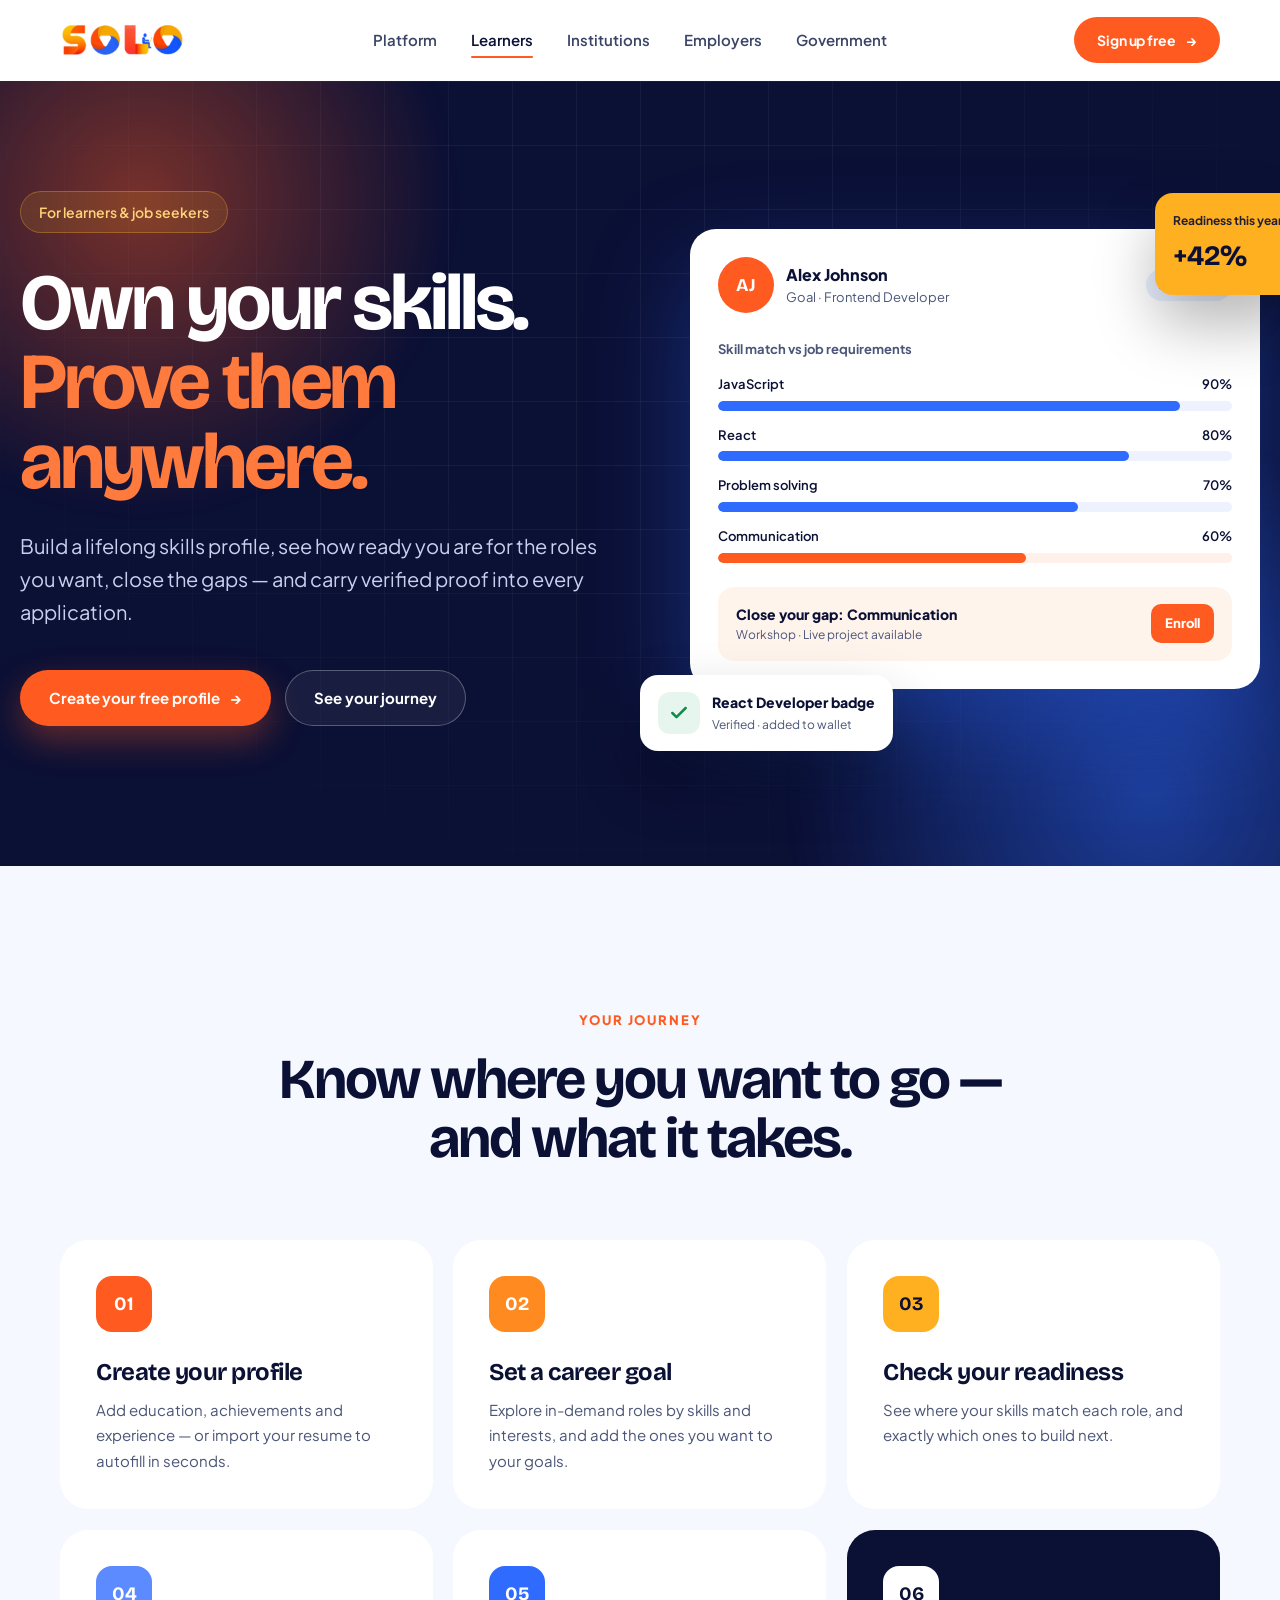
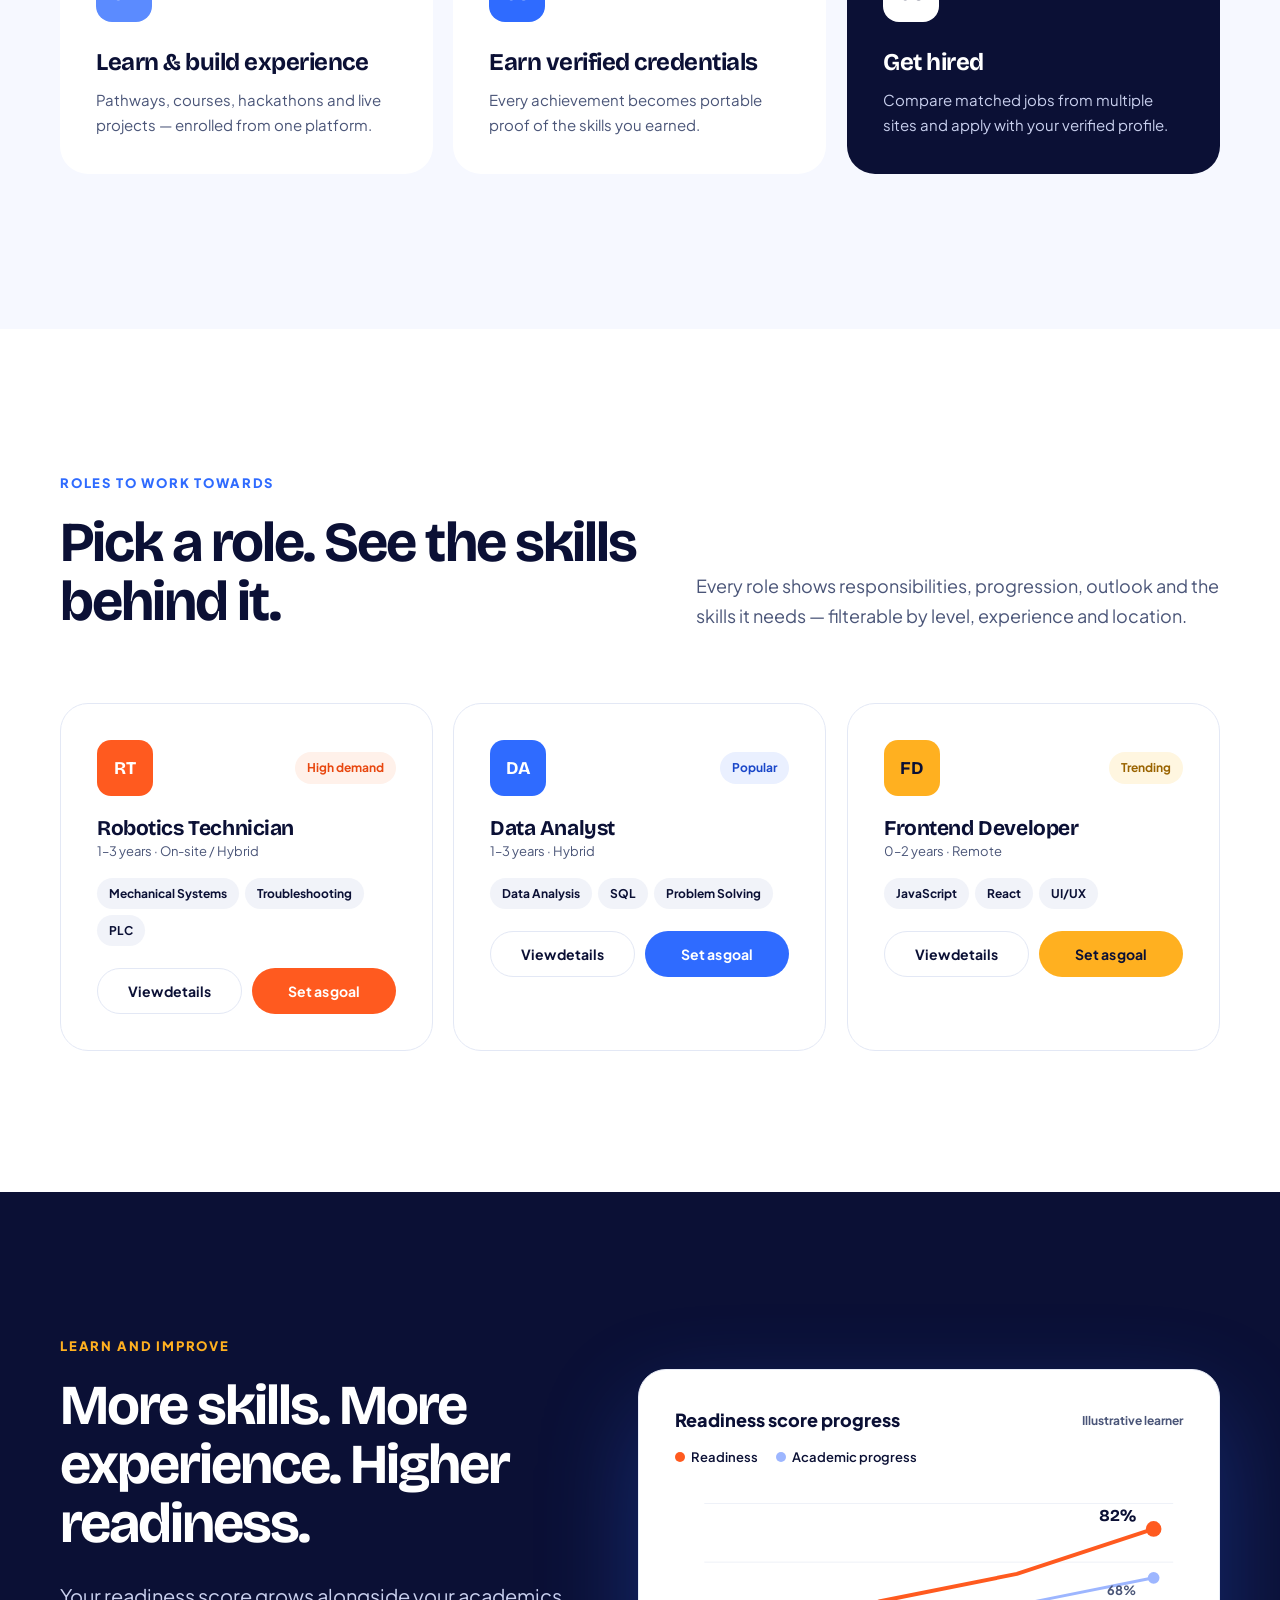
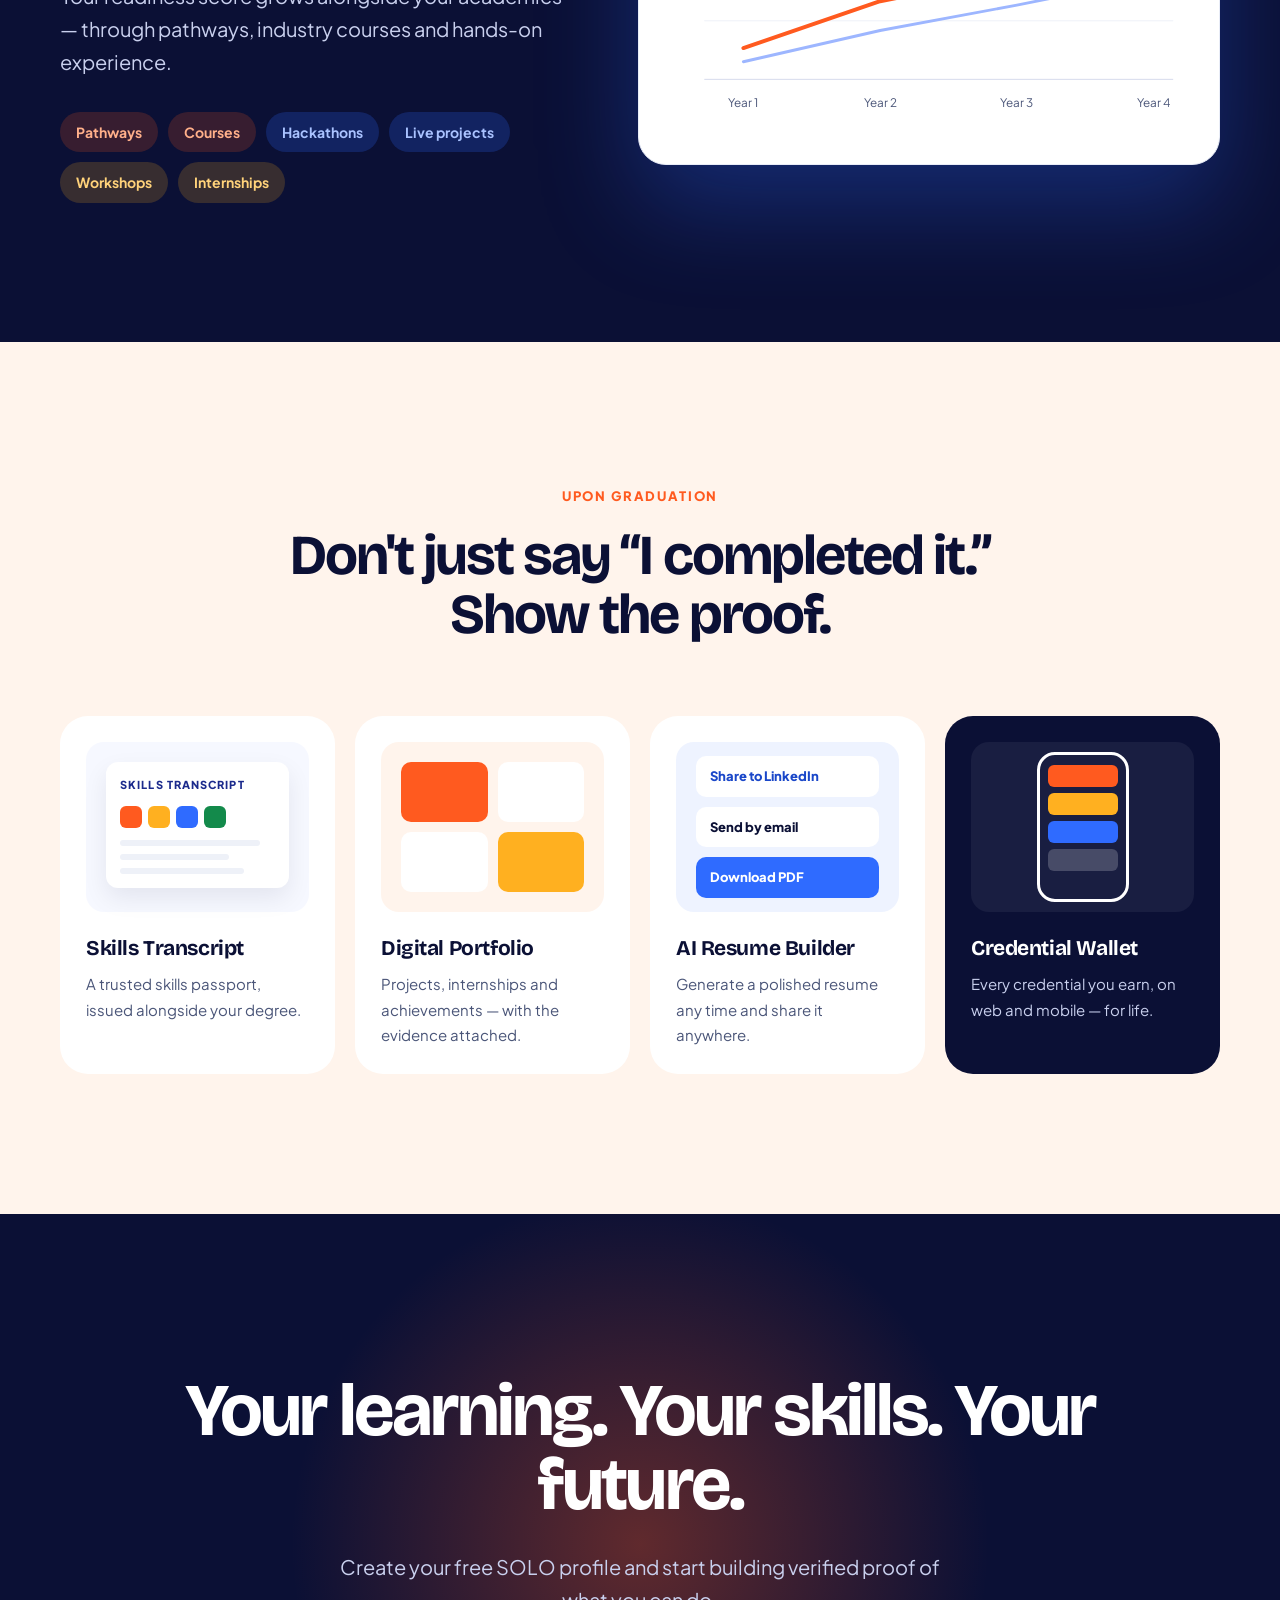
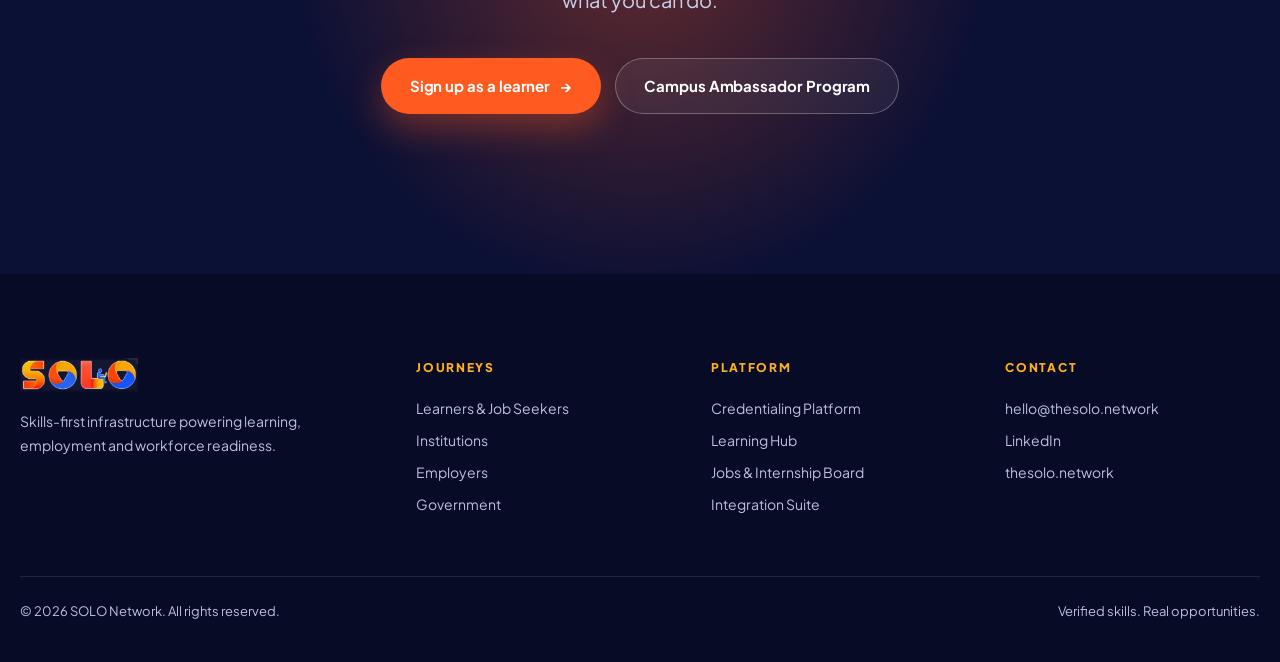
<file: learners.html>
<!doctype html>
<html lang="en" class="no-js">
<head>
  <meta charset="utf-8">
  <meta name="viewport" content="width=device-width, initial-scale=1">
  <title>For Learners &amp; Job Seekers — SOLO Network</title>
  <meta name="description" content="Build a lifelong skills profile, check your readiness for real roles, earn verified credentials and get hired with SOLO.">
  <meta name="theme-color" content="#0B1035">
  <meta property="og:title" content="For Learners &amp; Job Seekers — SOLO Network">
  <meta property="og:description" content="Build a lifelong skills profile, check your readiness for real roles, earn verified credentials and get hired with SOLO.">
  <meta property="og:type" content="website">
  <link rel="icon" type="image/png" href="assets/img/solo-logo.png">
  <link rel="preconnect" href="https://fonts.googleapis.com">
  <link rel="preconnect" href="https://fonts.gstatic.com" crossorigin>
  <link href="https://fonts.googleapis.com/css2?family=Bricolage+Grotesque:opsz,wght@12..96,400..800&family=Plus+Jakarta+Sans:wght@400;500;600;700;800&display=swap" rel="stylesheet">
  <link rel="stylesheet" href="assets/css/styles.css">
  <script defer src="assets/js/main.js"></script>
</head>
<body>
  <a class="skip-link" href="#main">Skip to content</a>
  <div class="page-veil" aria-hidden="true"></div>
  <div class="progress" aria-hidden="true"></div>

  <header class="header">
    <div class="container header__inner">
      <a class="brand" href="index.html" aria-label="SOLO Network — home"><img src="assets/img/solo-logo.png" alt="SOLO" width="125" height="36"></a>
      <nav class="nav" aria-label="Main">
        <a class="nav__link" href="index.html#platform">Platform</a>
        <a class="nav__link is-active" href="learners.html" aria-current="page">Learners</a>
        <a class="nav__link" href="institutions.html">Institutions</a>
        <a class="nav__link" href="employers.html">Employers</a>
        <a class="nav__link" href="government.html">Government</a>
      </nav>
      <div class="header__cta">
        <a class="btn btn--primary btn--sm" href="#contact">Sign up free <span class="btn__arrow" aria-hidden="true">→</span></a>
        <button class="burger" type="button" aria-expanded="false" aria-controls="drawer" aria-label="Open menu"><span></span><span></span><span></span></button>
      </div>
    </div>
  </header>
  <div class="drawer" id="drawer" aria-hidden="true">
    <a class="drawer__link" href="index.html">Home <span aria-hidden="true">→</span></a>
    <a class="drawer__link" href="index.html#platform">Platform <span aria-hidden="true">→</span></a>
    <a class="drawer__link is-active" aria-current="page" href="learners.html">Learners <span aria-hidden="true">→</span></a>
    <a class="drawer__link" href="institutions.html">Institutions <span aria-hidden="true">→</span></a>
    <a class="drawer__link" href="employers.html">Employers <span aria-hidden="true">→</span></a>
    <a class="drawer__link" href="government.html">Government <span aria-hidden="true">→</span></a>
    <a class="btn btn--primary" href="#contact">Sign up free <span class="btn__arrow" aria-hidden="true">→</span></a>
  </div>

  <main id="main">

    <section class="hero" aria-labelledby="hero-title">
      <div class="hero__glow hero__glow--orange" aria-hidden="true"></div>
      <div class="hero__glow hero__glow--blue hero__glow--br" aria-hidden="true"></div>
      <div class="hero__grid" aria-hidden="true"></div>
      <div class="container split hero__split">
        <div data-stagger>
          <span class="badge badge--amber" data-reveal>For learners &amp; job seekers</span>
          <h1 class="display" id="hero-title" data-reveal>Own your skills. <span class="accent">Prove them anywhere.</span></h1>
          <p class="lead" data-reveal>Build a lifelong skills profile, see how ready you are for the roles you want, close the gaps — and carry verified proof into every application.</p>
          <div class="btn-row" data-reveal>
            <a class="btn btn--primary" href="#contact">Create your free profile <span class="btn__arrow" aria-hidden="true">→</span></a>
            <a class="btn btn--ghost" href="#journey">See your journey</a>
          </div>
        </div>
        <div style="position:relative" data-reveal="tilt" data-tilt>
          <div class="window window--card" data-animate role="img" aria-label="Learner readiness card: 74 percent ready for Frontend Developer with skill match bars">
            <div style="display:flex;justify-content:space-between;align-items:center;gap:12px">
              <div style="display:flex;gap:12px;align-items:center"><span class="avatar avatar--lg">AJ</span><div><p class="ui__strong">Alex Johnson</p><p class="ui__sub">Goal · Frontend Developer</p></div></div>
              <span class="tag tag--blue">74% ready</span>
            </div>
            <p class="ui__label" style="margin-top:26px">Skill match vs job requirements</p>
            <div style="margin-top:14px">
              <div class="meter meter--lg"><div class="meter__row"><span>JavaScript</span><span>90%</span></div><div class="meter__track"><div class="meter__fill" style="--w:90%;--delay:.8s"></div></div></div>
              <div class="meter meter--lg"><div class="meter__row"><span>React</span><span>80%</span></div><div class="meter__track"><div class="meter__fill" style="--w:80%;--delay:.9s"></div></div></div>
              <div class="meter meter--lg"><div class="meter__row"><span>Problem solving</span><span>70%</span></div><div class="meter__track"><div class="meter__fill" style="--w:70%;--delay:1s"></div></div></div>
              <div class="meter meter--lg meter--orange"><div class="meter__row"><span>Communication</span><span>60%</span></div><div class="meter__track"><div class="meter__fill" style="--w:60%;--delay:1.1s"></div></div></div>
            </div>
            <div style="margin-top:24px;background:#FFF4EC;border-radius:16px;padding:16px 18px;display:flex;justify-content:space-between;align-items:center;gap:12px"><div><p class="ui__strong" style="font-size:14px">Close your gap: Communication</p><p class="ui__sub" style="font-size:12px">Workshop · Live project available</p></div><span style="font-size:13px;font-weight:800;color:#fff;background:#FF5A1F;border-radius:10px;padding:9px 14px">Enroll</span></div>
          </div>
          <div class="floater floater--amber floater--b" style="right:-40px;top:-36px" aria-hidden="true"><p class="floater__sub" style="font-weight:700">Readiness this year</p><p class="floater__big">+42%</p></div>
          <div class="floater" style="left:-50px;bottom:-62px" aria-hidden="true"><div class="floater__row"><span class="check"><svg viewBox="0 0 24 24" fill="none" stroke="#138A4B" stroke-width="3" stroke-linecap="round" stroke-linejoin="round"><path d="M20 6L9 17l-5-5"/></svg></span><div><p class="floater__title">React Developer badge</p><p class="floater__sub">Verified · added to wallet</p></div></div></div>
        </div>
      </div>
    </section>

    <section class="section section--soft" id="journey" aria-labelledby="journey-title">
      <div class="container">
        <div class="section-head section-head--center" data-reveal>
          <span class="eyebrow">Your journey</span>
          <h2 class="title" id="journey-title">Know where you want to go — and what it takes.</h2>
        </div>
        <ol class="grid grid--3 mt-xl" data-stagger style="list-style:none;padding:0">
          <li class="card" data-reveal><span class="card__num" style="--c:#FF5A1F">01</span><h3 class="h3">Create your profile</h3><p class="body">Add education, achievements and experience — or import your resume to autofill in seconds.</p></li>
          <li class="card" data-reveal><span class="card__num" style="--c:#FF8A1F">02</span><h3 class="h3">Set a career goal</h3><p class="body">Explore in-demand roles by skills and interests, and add the ones you want to your goals.</p></li>
          <li class="card" data-reveal><span class="card__num" style="--c:#FFB020;color:#0B1035">03</span><h3 class="h3">Check your readiness</h3><p class="body">See where your skills match each role, and exactly which ones to build next.</p></li>
          <li class="card" data-reveal><span class="card__num" style="--c:#5B8BFF">04</span><h3 class="h3">Learn &amp; build experience</h3><p class="body">Pathways, courses, hackathons and live projects — enrolled from one platform.</p></li>
          <li class="card" data-reveal><span class="card__num" style="--c:#2F6BFF">05</span><h3 class="h3">Earn verified credentials</h3><p class="body">Every achievement becomes portable proof of the skills you earned.</p></li>
          <li class="card card--dark" data-reveal><span class="card__num" style="--c:#fff;color:#0B1035">06</span><h3 class="h3">Get hired</h3><p class="body">Compare matched jobs from multiple sites and apply with your verified profile.</p></li>
        </ol>
      </div>
    </section>

    <section class="section" aria-labelledby="roles-title">
      <div class="container">
        <div class="section-head section-head--split" data-reveal>
          <div><span class="eyebrow eyebrow--blue">Roles to work towards</span><h2 class="title" id="roles-title" style="margin-top:18px">Pick a role. See the skills behind it.</h2></div>
          <p class="lead">Every role shows responsibilities, progression, outlook and the skills it needs — filterable by level, experience and location.</p>
        </div>
        <div class="grid grid--3 mt-xl" data-stagger>
          <article class="card card--line" data-reveal>
            <div style="display:flex;justify-content:space-between;align-items:center"><span class="avatar avatar--lg" style="border-radius:14px">RT</span><span class="tag tag--orange">High demand</span></div>
            <h3 class="h3" style="margin-top:20px;font-size:21px">Robotics Technician</h3><p class="ui__sub">1–3 years · On-site / Hybrid</p>
            <div class="tags" style="margin-top:16px"><span class="tag">Mechanical Systems</span><span class="tag">Troubleshooting</span><span class="tag">PLC</span></div>
            <div style="display:flex;gap:10px;margin-top:22px"><a class="btn btn--light btn--sm" style="flex:1" href="#contact">View details</a><a class="btn btn--primary btn--sm" style="flex:1" href="#contact">Set as goal</a></div>
          </article>
          <article class="card card--line" data-reveal>
            <div style="display:flex;justify-content:space-between;align-items:center"><span class="avatar avatar--blue avatar--lg" style="border-radius:14px">DA</span><span class="tag tag--blue">Popular</span></div>
            <h3 class="h3" style="margin-top:20px;font-size:21px">Data Analyst</h3><p class="ui__sub">1–3 years · Hybrid</p>
            <div class="tags" style="margin-top:16px"><span class="tag">Data Analysis</span><span class="tag">SQL</span><span class="tag">Problem Solving</span></div>
            <div style="display:flex;gap:10px;margin-top:22px"><a class="btn btn--light btn--sm" style="flex:1" href="#contact">View details</a><a class="btn btn--sm" style="flex:1;--btn-bg:#2F6BFF" href="#contact">Set as goal</a></div>
          </article>
          <article class="card card--line" data-reveal>
            <div style="display:flex;justify-content:space-between;align-items:center"><span class="avatar avatar--amber avatar--lg" style="border-radius:14px">FD</span><span class="tag tag--amber">Trending</span></div>
            <h3 class="h3" style="margin-top:20px;font-size:21px">Frontend Developer</h3><p class="ui__sub">0–2 years · Remote</p>
            <div class="tags" style="margin-top:16px"><span class="tag">JavaScript</span><span class="tag">React</span><span class="tag">UI/UX</span></div>
            <div style="display:flex;gap:10px;margin-top:22px"><a class="btn btn--light btn--sm" style="flex:1" href="#contact">View details</a><a class="btn btn--sm" style="flex:1;--btn-bg:#FFB020;--btn-fg:#0B1035" href="#contact">Set as goal</a></div>
          </article>
        </div>
      </div>
    </section>

    <section class="section section--dark" aria-labelledby="learn-title">
      <div class="container split split--wide-right">
        <div data-reveal>
          <span class="eyebrow eyebrow--amber">Learn and improve</span>
          <h2 class="title" id="learn-title" style="margin-top:18px">More skills. More experience. Higher readiness.</h2>
          <p class="lead" style="margin-top:26px">Your readiness score grows alongside your academics — through pathways, industry courses and hands-on experience.</p>
          <div class="tags" style="margin-top:34px;gap:10px"><span class="tag" style="background:rgba(255,90,31,.18);color:#FFB08A;font-size:14px;padding:9px 16px">Pathways</span><span class="tag" style="background:rgba(255,90,31,.18);color:#FFB08A;font-size:14px;padding:9px 16px">Courses</span><span class="tag" style="background:rgba(47,107,255,.22);color:#A9C2FF;font-size:14px;padding:9px 16px">Hackathons</span><span class="tag" style="background:rgba(47,107,255,.22);color:#A9C2FF;font-size:14px;padding:9px 16px">Live projects</span><span class="tag" style="background:rgba(255,176,32,.18);color:#FFD27A;font-size:14px;padding:9px 16px">Workshops</span><span class="tag" style="background:rgba(255,176,32,.18);color:#FFD27A;font-size:14px;padding:9px 16px">Internships</span></div>
        </div>
        <div class="ui" data-reveal="right" data-animate style="padding:36px;border-radius:28px;color:#0B1035;box-shadow:0 40px 100px rgba(47,107,255,.3)">
          <div style="display:flex;justify-content:space-between;align-items:center;flex-wrap:wrap;gap:10px"><p class="ui__strong" style="font-size:18px">Readiness score progress</p><span class="ui__sub" style="font-size:12px;font-weight:700">Illustrative learner</span></div>
          <div style="display:flex;gap:18px;margin-top:12px;font-size:13px;font-weight:600"><span style="display:inline-flex;align-items:center;gap:6px"><span style="width:10px;height:10px;border-radius:50%;background:#FF5A1F"></span>Readiness</span><span style="display:inline-flex;align-items:center;gap:6px"><span style="width:10px;height:10px;border-radius:50%;background:#9DB6FF"></span>Academic progress</span></div>
          <svg viewBox="0 0 520 250" style="width:100%;height:auto;margin-top:16px" role="img" aria-label="Readiness rises from 26 percent in year 1 to 82 percent in year 4, ahead of academic progress which reaches 68 percent">
            <g stroke="#EEF1F8"><line x1="30" y1="20" x2="510" y2="20"/><line x1="30" y1="80" x2="510" y2="80"/><line x1="30" y1="140" x2="510" y2="140"/></g><line x1="30" y1="200" x2="510" y2="200" stroke="#D5DBEC"/>
            <polyline class="chart-line chart-line--b" points="70,182 210,150 350,124 490,96" fill="none" stroke="#9DB6FF" stroke-width="3" stroke-linecap="round" stroke-linejoin="round"/>
            <polyline class="chart-line" points="70,168 210,120 350,92 490,46" fill="none" stroke="#FF5A1F" stroke-width="4" stroke-linecap="round" stroke-linejoin="round"/>
            <circle cx="490" cy="46" r="8" fill="#FF5A1F"/><circle cx="490" cy="96" r="6" fill="#9DB6FF"/>
            <text x="472" y="38" text-anchor="end" font-family="Bricolage Grotesque, sans-serif" font-weight="700" font-size="17" fill="#0B1035">82%</text><text x="472" y="114" text-anchor="end" font-family="Plus Jakarta Sans, sans-serif" font-weight="700" font-size="13" fill="#4A5578">68%</text>
            <g font-family="Plus Jakarta Sans, sans-serif" font-size="12" fill="#4A5578" text-anchor="middle"><text x="70" y="228">Year 1</text><text x="210" y="228">Year 2</text><text x="350" y="228">Year 3</text><text x="490" y="228">Year 4</text></g>
          </svg>
        </div>
      </div>
    </section>

    <section class="section section--peach" aria-labelledby="grad-title">
      <div class="container">
        <div class="section-head section-head--center" data-reveal>
          <span class="eyebrow">Upon graduation</span>
          <h2 class="title" id="grad-title">Don't just say “I completed it.” Show the proof.</h2>
        </div>
        <div class="grid grid--4 mt-xl" data-stagger>
          <article class="card" data-reveal style="padding:26px">
            <div style="background:#F6F8FF;border-radius:18px;padding:20px;height:170px" aria-hidden="true"><div style="background:#fff;border-radius:12px;padding:14px;box-shadow:0 10px 24px rgba(11,16,53,.08)"><p style="font-size:11px;font-weight:800;color:#1B2A8C;letter-spacing:.1em">SKILLS TRANSCRIPT</p><div style="display:flex;gap:6px;margin-top:12px"><span style="width:22px;height:22px;border-radius:6px;background:#FF5A1F"></span><span style="width:22px;height:22px;border-radius:6px;background:#FFB020"></span><span style="width:22px;height:22px;border-radius:6px;background:#2F6BFF"></span><span style="width:22px;height:22px;border-radius:6px;background:#138A4B"></span></div><div style="height:6px;width:90%;background:#EEF1F8;border-radius:6px;margin-top:12px"></div><div style="height:6px;width:70%;background:#EEF1F8;border-radius:6px;margin-top:8px"></div><div style="height:6px;width:80%;background:#EEF1F8;border-radius:6px;margin-top:8px"></div></div></div>
            <h3 class="h3" style="margin-top:24px;font-size:21px">Skills Transcript</h3><p class="body">A trusted skills passport, issued alongside your degree.</p>
          </article>
          <article class="card" data-reveal style="padding:26px">
            <div style="background:#FFF4EC;border-radius:18px;padding:20px;height:170px;display:grid;grid-template-columns:1fr 1fr;gap:10px" aria-hidden="true"><span style="background:#FF5A1F;border-radius:10px"></span><span style="background:#fff;border-radius:10px"></span><span style="background:#fff;border-radius:10px"></span><span style="background:#FFB020;border-radius:10px"></span></div>
            <h3 class="h3" style="margin-top:24px;font-size:21px">Digital Portfolio</h3><p class="body">Projects, internships and achievements — with the evidence attached.</p>
          </article>
          <article class="card" data-reveal style="padding:26px">
            <div style="background:#EEF3FF;border-radius:18px;padding:20px;height:170px;display:flex;flex-direction:column;justify-content:center;gap:10px;font-size:13px;font-weight:800" aria-hidden="true"><span style="background:#fff;border-radius:10px;padding:10px 14px;color:#1A47C9">Share to LinkedIn</span><span style="background:#fff;border-radius:10px;padding:10px 14px">Send by email</span><span style="background:#2F6BFF;border-radius:10px;padding:10px 14px;color:#fff">Download PDF</span></div>
            <h3 class="h3" style="margin-top:24px;font-size:21px">AI Resume Builder</h3><p class="body">Generate a polished resume any time and share it anywhere.</p>
          </article>
          <article class="card card--dark" data-reveal style="padding:26px">
            <div style="background:rgba(255,255,255,.06);border-radius:18px;height:170px;display:flex;align-items:center;justify-content:center" aria-hidden="true"><div style="width:92px;height:150px;border-radius:18px;border:3px solid #fff;padding:10px 8px;display:flex;flex-direction:column;gap:6px"><span style="height:22px;border-radius:6px;background:#FF5A1F"></span><span style="height:22px;border-radius:6px;background:#FFB020"></span><span style="height:22px;border-radius:6px;background:#2F6BFF"></span><span style="height:22px;border-radius:6px;background:rgba(255,255,255,.2)"></span></div></div>
            <h3 class="h3" style="margin-top:24px;font-size:21px">Credential Wallet</h3><p class="body">Every credential you earn, on web and mobile — for life.</p>
          </article>
        </div>
      </div>
    </section>

    <section class="cta" id="contact">
      <div class="cta__glow" aria-hidden="true"></div>
      <div class="container" data-reveal>
        <h2 class="display">Your learning. Your skills. Your future.</h2>
        <p class="lead">Create your free SOLO profile and start building verified proof of what you can do.</p>
        <div class="btn-row">
          <a class="btn btn--primary" href="https://www.thesolo.network/">Sign up as a learner <span class="btn__arrow" aria-hidden="true">→</span></a>
          <a class="btn btn--ghost" href="https://www.thesolo.network/">Campus Ambassador Program</a>
        </div>
      </div>
    </section>
  </main>

  <footer class="footer">
    <div class="container footer__grid">
      <div>
        <img src="assets/img/solo-logo.png" alt="SOLO" width="118" height="34" style="height:34px;width:auto">
        <p class="footer__about">Skills-first infrastructure powering learning, employment and workforce readiness.</p>
      </div>
      <div>
        <p class="footer__head">Journeys</p>
        <a class="footer__link" href="learners.html">Learners &amp; Job Seekers</a>
        <a class="footer__link" href="institutions.html">Institutions</a>
        <a class="footer__link" href="employers.html">Employers</a>
        <a class="footer__link" href="government.html">Government</a>
      </div>
      <div>
        <p class="footer__head">Platform</p>
        <a class="footer__link" href="index.html#platform">Credentialing Platform</a>
        <a class="footer__link" href="index.html#platform">Learning Hub</a>
        <a class="footer__link" href="index.html#platform">Jobs &amp; Internship Board</a>
        <a class="footer__link" href="index.html#platform">Integration Suite</a>
      </div>
      <div>
        <p class="footer__head">Contact</p>
        <a class="footer__link" href="mailto:hello@thesolo.network">hello@thesolo.network</a>
        <a class="footer__link" href="https://www.linkedin.com/company/thesolo-network" target="_blank" rel="noopener">LinkedIn</a>
        <a class="footer__link" href="https://www.thesolo.network/" target="_blank" rel="noopener">thesolo.network</a>
      </div>
    </div>
    <div class="container footer__bottom">
      <span>© <span data-year>2026</span> SOLO Network. All rights reserved.</span>
      <span>Verified skills. Real opportunities.</span>
    </div>
  </footer>

  <button class="to-top" type="button" aria-label="Back to top"><svg width="18" height="18" viewBox="0 0 24 24" fill="none" stroke="currentColor" stroke-width="2.6" stroke-linecap="round" stroke-linejoin="round" aria-hidden="true"><path d="M12 19V5M5 12l7-7 7 7"/></svg></button>
</body>
</html>
</file>
<file: assets/css/styles.css>
/* ==========================================================================
   SOLO Network — Website styles
   Display: Bricolage Grotesque · Body: Plus Jakarta Sans
   ========================================================================== */

:root {
  /* Brand */
  --navy: #0B1035;
  --navy-2: #1B2A8C;
  --deep: #070B26;
  --orange: #FF5A1F;
  --orange-600: #E8470F;
  --orange-300: #FF7A3D;
  --orange-soft: #FFF1EA;
  --peach: #FFF4EC;
  --amber: #FFB020;
  --amber-700: #9A6400;
  --amber-soft: #FFF6E0;
  --blue: #2F6BFF;
  --blue-600: #1A47C9;
  --blue-soft: #EEF2FF;
  --violet: #6C3BEB;
  --violet-600: #5A2BD6;
  --violet-soft: #F2EEFF;
  --green: #138A4B;
  --green-soft: #E6F6EE;

  /* Neutrals */
  --ink: #0B1035;
  --muted: #4A5578;
  --muted-on-dark: #C9D0EE;
  --line: #E3E8F5;
  --line-2: #EEF1F8;
  --soft: #F6F8FF;
  --white: #FFFFFF;

  /* Type */
  --font-display: "Bricolage Grotesque", "Plus Jakarta Sans", system-ui, sans-serif;
  --font-body: "Plus Jakarta Sans", system-ui, -apple-system, "Segoe UI", sans-serif;

  /* Layout */
  --container: 1240px;
  --gutter: 40px;
  --radius-sm: 12px;
  --radius: 20px;
  --radius-lg: 28px;
  --radius-xl: 32px;

  /* Motion */
  --ease: cubic-bezier(.2, .7, .2, 1);
  --ease-out: cubic-bezier(.16, .8, .24, 1);
  --shadow-sm: 0 10px 24px rgba(11, 16, 53, .06);
  --shadow: 0 24px 60px rgba(11, 16, 53, .10);
  --shadow-lg: 0 40px 100px rgba(11, 16, 53, .18);
}

/* ---------- Reset ---------- */
*, *::before, *::after { box-sizing: border-box; }
html { scroll-behavior: smooth; -webkit-text-size-adjust: 100%; }
body {
  margin: 0;
  font-family: var(--font-body);
  font-size: 16px;
  line-height: 1.6;
  color: var(--ink);
  background: var(--white);
  -webkit-font-smoothing: antialiased;
  -moz-osx-font-smoothing: grayscale;
  text-rendering: optimizeLegibility;
  overflow-x: hidden;
}
img, svg { display: block; max-width: 100%; }
a { color: var(--blue); text-decoration: none; }
a:hover { color: var(--blue-600); }
h1, h2, h3, h4, p, ul, figure, blockquote { margin: 0; }
ul { padding: 0; list-style: none; }
button { font: inherit; color: inherit; }
:focus-visible { outline: 3px solid var(--amber); outline-offset: 3px; border-radius: 6px; }
::selection { background: var(--orange); color: var(--white); }
.sr-only { position: absolute; width: 1px; height: 1px; padding: 0; margin: -1px; overflow: hidden; clip: rect(0 0 0 0); white-space: nowrap; border: 0; }
.skip-link { position: absolute; left: 16px; top: -60px; z-index: 200; background: var(--navy); color: var(--white); padding: 12px 18px; border-radius: 10px; font-weight: 700; transition: top .2s; }
.skip-link:focus { top: 16px; color: var(--white); }

/* ---------- Layout ---------- */
.container { width: 100%; max-width: var(--container); margin: 0 auto; padding: 0 var(--gutter); }
.section { padding: 140px 0; position: relative; }
.section--tight { padding: 110px 0; }
.section--flush-top { padding-top: 0; }
.section--soft { background: var(--soft); }
.section--peach { background: var(--peach); }
.section--dark { background: var(--navy); color: var(--white); }
.section--amber { background: var(--amber); color: var(--navy); }
.section--line { border-top: 1px solid var(--line); border-bottom: 1px solid var(--line); }

.grid { display: grid; gap: 20px; }
.grid--2 { grid-template-columns: repeat(2, minmax(0, 1fr)); }
.grid--3 { grid-template-columns: repeat(3, minmax(0, 1fr)); }
.grid--4 { grid-template-columns: repeat(4, minmax(0, 1fr)); }
.grid--auto { grid-template-columns: repeat(auto-fit, minmax(280px, 1fr)); }
.split { display: grid; grid-template-columns: minmax(0, 1.05fr) minmax(0, 1fr); gap: 72px; align-items: center; }
.split--top { align-items: start; }
.split--wide-right { grid-template-columns: minmax(0, 1fr) minmax(0, 1.15fr); }
.mt-xl { margin-top: 72px; }
.mt-lg { margin-top: 56px; }

/* ---------- Typography ---------- */
.display, .title, .h3, .stat__num, .num {
  font-family: var(--font-display);
  font-optical-sizing: auto;
  font-variation-settings: "wdth" 100;
}
.display {
  font-size: clamp(44px, 6.2vw, 92px);
  line-height: 1.0;
  letter-spacing: -0.04em;
  font-weight: 700;
}
.display--md { font-size: clamp(42px, 5.6vw, 82px); }
.title {
  font-size: clamp(34px, 4.4vw, 60px);
  line-height: 1.05;
  letter-spacing: -0.035em;
  font-weight: 700;
}
.title--sm { font-size: clamp(30px, 3.6vw, 48px); }
.h3 { font-size: 24px; line-height: 1.2; letter-spacing: -0.02em; font-weight: 700; }
.lead { font-size: 20px; line-height: 1.65; color: var(--muted); max-width: 600px; }
.lead--center { margin-left: auto; margin-right: auto; }
.section--dark .lead, .hero .lead { color: var(--muted-on-dark); }
.body { font-size: 15px; line-height: 1.7; color: var(--muted); }
.section--dark .body { color: var(--muted-on-dark); }
.accent { color: var(--orange-300); }
.accent-amber { color: var(--amber); }
.accent-blue { color: var(--blue); }

.eyebrow {
  display: inline-block;
  font-size: 13px;
  font-weight: 800;
  letter-spacing: 0.14em;
  text-transform: uppercase;
  color: var(--orange);
}
.eyebrow--blue { color: var(--blue); }
.eyebrow--amber { color: var(--amber); }
.eyebrow--violet { color: var(--violet); }

.section-head { max-width: 820px; }
.section-head--center { text-align: center; margin: 0 auto; }
.section-head .title { margin-top: 18px; }
.section-head .lead { margin-top: 24px; }
.section-head--split { max-width: none; display: grid; grid-template-columns: minmax(0, 1.1fr) minmax(0, 1fr); gap: 60px; align-items: end; }
.section-head--split .lead { margin-top: 0; font-size: 18px; }

/* ---------- Buttons ---------- */
.btn {
  --btn-bg: var(--navy);
  --btn-fg: var(--white);
  position: relative;
  display: inline-flex; align-items: center; justify-content: center; gap: 10px;
  min-height: 56px; padding: 0 28px;
  border-radius: 999px; border: 1px solid transparent;
  background: var(--btn-bg); color: var(--btn-fg);
  font-family: var(--font-body); font-size: 15px; font-weight: 700; letter-spacing: -0.005em;
  cursor: pointer; overflow: hidden; isolation: isolate;
  transition: transform .3s var(--ease), box-shadow .3s var(--ease), background .3s, color .3s, border-color .3s;
}
.btn::after {
  content: ""; position: absolute; inset: 0; z-index: -1;
  background: linear-gradient(110deg, transparent 30%, rgba(255,255,255,.35) 50%, transparent 70%);
  transform: translateX(-120%); transition: transform .8s var(--ease);
}
.btn:hover { transform: translateY(-2px); color: var(--btn-fg); }
.btn:hover::after { transform: translateX(120%); }
.btn:active { transform: translateY(0) scale(.98); }
.btn__arrow { display: inline-block; transition: transform .3s var(--ease); }
.btn:hover .btn__arrow, .link-arrow:hover .btn__arrow { transform: translateX(5px); }
.btn--primary { --btn-bg: var(--orange); box-shadow: 0 14px 34px rgba(255, 90, 31, .35); }
.btn--primary:hover { --btn-bg: var(--orange-600); box-shadow: 0 18px 40px rgba(255, 90, 31, .45); }
.btn--ghost { --btn-bg: rgba(255,255,255,.06); border-color: rgba(255,255,255,.28); }
.btn--ghost:hover { border-color: var(--white); }
.btn--dark:hover { --btn-bg: var(--navy-2); }
.btn--light { --btn-bg: var(--white); --btn-fg: var(--navy); border-color: var(--line); }
.btn--light:hover { border-color: var(--navy); }
.btn--sm { min-height: 46px; padding: 0 22px; font-size: 14px; box-shadow: none; }
.btn-row { display: flex; flex-wrap: wrap; gap: 14px; margin-top: 42px; }
.btn-row--center { justify-content: center; }
.link-arrow { display: inline-flex; align-items: center; gap: 8px; font-weight: 700; }

/* ---------- Header ---------- */
.progress { position: fixed; top: 0; left: 0; right: 0; height: 3px; z-index: 120; transform-origin: left; transform: scaleX(0); background: linear-gradient(90deg, var(--orange), var(--amber), var(--blue)); }
.header {
  position: sticky; top: 0; z-index: 100;
  background: rgba(255,255,255,.86);
  backdrop-filter: saturate(1.6) blur(16px);
  -webkit-backdrop-filter: saturate(1.6) blur(16px);
  border-bottom: 1px solid transparent;
  transition: box-shadow .3s, border-color .3s, background .3s;
}
.header.is-scrolled { border-color: var(--line); box-shadow: 0 10px 30px rgba(11,16,53,.06); background: rgba(255,255,255,.94); }
.header__inner { display: flex; align-items: center; justify-content: space-between; gap: 24px; height: 80px; transition: height .3s var(--ease); }
.header.is-scrolled .header__inner { height: 68px; }
.brand { display: inline-flex; align-items: center; }
.brand img { height: 36px; width: auto; transition: height .3s var(--ease); }
.header.is-scrolled .brand img { height: 32px; }
.nav { display: flex; align-items: center; gap: 6px; }
.nav__link {
  position: relative; padding: 10px 14px; border-radius: 999px;
  color: #3A4466; font-size: 15px; font-weight: 600;
  transition: color .2s, background .2s;
}
.nav__link:hover { color: var(--navy); background: var(--soft); }
.nav__link.is-active { color: var(--navy); }
.nav__link.is-active::after { content: ""; position: absolute; left: 14px; right: 14px; bottom: 4px; height: 2px; border-radius: 2px; background: var(--orange); }
.header__cta { display: flex; align-items: center; gap: 10px; }

.burger {
  display: none; width: 46px; height: 46px; border-radius: 12px;
  border: 1px solid var(--line); background: var(--white); cursor: pointer;
  align-items: center; justify-content: center; flex-direction: column; gap: 5px;
}
.burger span { display: block; width: 20px; height: 2px; border-radius: 2px; background: var(--navy); transition: transform .3s var(--ease), opacity .2s; }
.burger[aria-expanded="true"] span:nth-child(1) { transform: translateY(7px) rotate(45deg); }
.burger[aria-expanded="true"] span:nth-child(2) { opacity: 0; }
.burger[aria-expanded="true"] span:nth-child(3) { transform: translateY(-7px) rotate(-45deg); }

.drawer {
  position: fixed; inset: 68px 0 0 0; z-index: 99;
  background: var(--white); padding: 24px var(--gutter) 40px;
  display: flex; flex-direction: column; gap: 4px;
  transform: translateY(-12px); opacity: 0; visibility: hidden;
  transition: transform .35s var(--ease), opacity .3s, visibility .3s;
  overflow-y: auto;
}
.drawer.is-open { transform: none; opacity: 1; visibility: visible; }
.drawer__link { display: flex; justify-content: space-between; align-items: center; padding: 18px 4px; border-bottom: 1px solid var(--line-2); font-family: var(--font-display); font-size: 26px; font-weight: 700; letter-spacing: -0.02em; color: var(--navy); }
.drawer__link.is-active { color: var(--orange); }
.drawer .btn { margin-top: 28px; }
body.menu-open { overflow: hidden; }

/* ---------- Hero ---------- */
.hero { position: relative; background: var(--navy); color: var(--white); overflow: hidden; isolation: isolate; }
.hero__glow { position: absolute; border-radius: 50%; z-index: -1; filter: blur(10px); animation: glow 10s ease-in-out infinite; pointer-events: none; }
.hero__glow--orange { width: 680px; height: 680px; left: -200px; top: -220px; background: radial-gradient(circle, rgba(255,90,31,.45), rgba(255,90,31,0) 65%); }
.hero__glow--blue { width: 780px; height: 780px; right: -260px; top: 60px; background: radial-gradient(circle, rgba(47,107,255,.5), rgba(47,107,255,0) 65%); animation-delay: -5s; }
.hero__glow--amber { width: 640px; height: 640px; left: -200px; top: -200px; background: radial-gradient(circle, rgba(255,176,32,.38), rgba(255,176,32,0) 65%); }
.hero__glow--violet { width: 700px; height: 700px; right: -220px; top: -240px; background: radial-gradient(circle, rgba(108,59,235,.5), rgba(108,59,235,0) 65%); }
.hero__glow--br { top: auto; bottom: -320px; }
.hero__grid { position: absolute; inset: 0; z-index: -1; pointer-events: none;
  background-image: linear-gradient(rgba(255,255,255,.05) 1px, transparent 1px), linear-gradient(90deg, rgba(255,255,255,.05) 1px, transparent 1px);
  background-size: 64px 64px;
  -webkit-mask-image: radial-gradient(ellipse at 50% 30%, #000 30%, transparent 80%);
          mask-image: radial-gradient(ellipse at 50% 30%, #000 30%, transparent 80%);
}
.hero__center { text-align: center; padding-top: 110px; }
.hero__center .display { max-width: 1080px; margin: 34px auto 0; }
.hero__center .lead { margin: 28px auto 0; max-width: 680px; }
.hero__center .btn-row { justify-content: center; }
.hero__split { padding: 110px 0 140px; }
.hero__split .display { margin-top: 30px; }
.hero__split .lead { margin-top: 28px; }

.badge {
  display: inline-flex; align-items: center; gap: 10px;
  font-size: 14px; font-weight: 600; color: var(--white);
  background: rgba(255,255,255,.08); border: 1px solid rgba(255,255,255,.16);
  border-radius: 999px; padding: 9px 18px 9px 12px;
}
.badge--amber { color: #FFD27A; background: rgba(255,176,32,.12); border-color: rgba(255,176,32,.32); padding: 9px 18px; }
.badge--blue { color: #A9C2FF; background: rgba(47,107,255,.16); border-color: rgba(47,107,255,.42); padding: 9px 18px; }
.badge--violet { color: #CDBBFF; background: rgba(108,59,235,.18); border-color: rgba(108,59,235,.45); padding: 9px 18px; }
.badge--orange { color: #FFB08A; background: rgba(255,90,31,.14); border-color: rgba(255,90,31,.4); padding: 9px 18px; }
.ping { position: relative; width: 10px; height: 10px; flex: none; }
.ping::before, .ping::after { content: ""; position: absolute; inset: 0; border-radius: 50%; background: var(--amber); }
.ping::before { animation: ping 1.8s ease-out infinite; }

/* Rotating words */
.rotator { display: inline-block; vertical-align: bottom; height: 1.1em; overflow: hidden; white-space: nowrap; text-align: left; color: var(--orange-300); transition: width .7s var(--ease); }
.rotator__word { display: inline-block; line-height: 1.1em; transition: transform .55s var(--ease), opacity .45s var(--ease); }
.rotator__word.is-out { transform: translateY(-105%); opacity: 0; }
.rotator__word.is-in { transform: translateY(105%); opacity: 0; transition: none; }

/* Product window */
.stage { position: relative; max-width: 1120px; margin: 88px auto 0; perspective: 1800px; }
.window { position: relative; background: var(--white); color: var(--ink); border-radius: 22px 22px 0 0; overflow: hidden; text-align: left; box-shadow: 0 -30px 120px rgba(47,107,255,.35); transform-style: preserve-3d; transition: transform .6s var(--ease); }
.window--card { border-radius: 26px; box-shadow: 0 40px 100px rgba(47,107,255,.35); padding: 28px; }
.window--orange { box-shadow: 0 40px 100px rgba(255,90,31,.32); }
.window--violet { box-shadow: 0 40px 100px rgba(108,59,235,.35); }
.window__bar { display: flex; align-items: center; gap: 8px; padding: 14px 18px; background: #F3F5FC; border-bottom: 1px solid var(--line); }
.window__dot { width: 12px; height: 12px; border-radius: 50%; background: #FF5F57; }
.window__dot:nth-child(2) { background: #FEBC2E; }
.window__dot:nth-child(3) { background: #28C840; }
.window__url { margin-left: 18px; flex: 1; max-width: 380px; font-size: 12px; color: var(--muted); background: var(--white); border: 1px solid var(--line); border-radius: 8px; padding: 6px 12px; white-space: nowrap; overflow: hidden; text-overflow: ellipsis; }
.app { display: grid; grid-template-columns: 210px minmax(0, 1fr); }
.app__side { border-right: 1px solid var(--line-2); padding: 24px 16px; display: flex; flex-direction: column; gap: 4px; font-size: 14px; font-weight: 600; color: var(--muted); }
.app__side span { padding: 11px 14px; border-radius: 10px; }
.app__side .is-on { background: var(--orange-soft); color: var(--orange-600); }
.app__main { padding: 28px 30px 34px; background: #FAFBFF; }
.app__head { display: flex; justify-content: space-between; align-items: center; gap: 16px; flex-wrap: wrap; }
.app__title { font-family: var(--font-display); font-size: 24px; font-weight: 700; letter-spacing: -0.02em; }
.app__row { display: grid; gap: 16px; margin-top: 18px; }
.app__row--3 { grid-template-columns: minmax(0, .9fr) minmax(0, 1.1fr) minmax(0, 1fr); }
.app__row--4 { grid-template-columns: repeat(4, minmax(0, 1fr)); }
.app__row--2 { grid-template-columns: minmax(0, 1.25fr) minmax(0, 1fr); }

/* ---------- UI atoms ---------- */
.ui { background: var(--white); color: var(--ink); border: 1px solid #E8ECF7; border-radius: 18px; padding: 22px; }
.ui--dark { background: var(--navy); border-color: var(--navy); color: var(--white); }
.ui--orange { background: var(--orange); border-color: var(--orange); color: var(--white); }
.ui--soft { background: var(--soft); border-color: var(--soft); }
.ui__label { font-size: 13px; font-weight: 700; color: var(--muted); }
.ui--dark .ui__label { color: #B9C1E0; }
.ui--orange .ui__label { color: rgba(255,255,255,.9); }
.ui__big { font-family: var(--font-display); font-size: 32px; font-weight: 700; letter-spacing: -0.02em; margin-top: 6px; }
.ui__delta { font-size: 12px; font-weight: 700; color: var(--green); margin-top: 2px; }
.ui__sub { font-size: 13px; color: var(--muted); }
.ui--dark .ui__sub { color: #B9C1E0; }
.ui__strong { font-weight: 800; }

.tag { display: inline-flex; align-items: center; gap: 6px; font-size: 12px; font-weight: 700; border-radius: 999px; padding: 6px 12px; background: #F1F3F9; color: var(--ink); white-space: nowrap; }
.tag--green { background: var(--green-soft); color: var(--green); }
.tag--blue { background: #EAF0FF; color: var(--blue-600); }
.tag--orange { background: var(--orange-soft); color: var(--orange-600); }
.tag--amber { background: var(--amber-soft); color: var(--amber-700); }
.tag--violet { background: var(--violet-soft); color: var(--violet-600); }
.tag--line { background: transparent; border: 1px solid rgba(255,255,255,.2); color: #E0E5FA; }
.tags { display: flex; flex-wrap: wrap; gap: 6px; }

.meter + .meter { margin-top: 14px; }
.meter__row { display: flex; justify-content: space-between; font-size: 13px; font-weight: 600; }
.meter__track { height: 8px; border-radius: 8px; background: var(--blue-soft); margin-top: 6px; overflow: hidden; }
.meter__fill { height: 100%; width: var(--w, 50%); border-radius: inherit; background: var(--blue); transform: scaleX(0); transform-origin: left; transition: transform 1.6s var(--ease) var(--delay, .3s); }
.meter--orange .meter__track { background: var(--orange-soft); } .meter--orange .meter__fill { background: var(--orange); }
.meter--amber .meter__track { background: var(--amber-soft); } .meter--amber .meter__fill { background: var(--amber); }
.meter--violet .meter__track { background: var(--violet-soft); } .meter--violet .meter__fill { background: var(--violet); }
.meter--on-dark .meter__track { background: rgba(255,255,255,.12); } .meter--on-dark .meter__fill { background: var(--white); }
.meter--lg .meter__track { height: 10px; }
.is-visible .meter__fill { transform: scaleX(1); }

.ring { width: 130px; height: 130px; }
.ring__track { fill: none; stroke: var(--orange-soft); stroke-width: 12; }
.ring__value { fill: none; stroke: var(--orange); stroke-width: 12; stroke-linecap: round; stroke-dasharray: 302; stroke-dashoffset: 302; transition: stroke-dashoffset 2s var(--ease) .5s; }
.is-visible .ring__value { stroke-dashoffset: var(--offset, 97); }

.bars { display: flex; align-items: flex-end; gap: 14px; height: 150px; }
.bars__bar { flex: 1; height: var(--h, 50%); border-radius: 8px 8px 0 0; background: var(--blue); transform: scaleY(0); transform-origin: bottom; transition: transform 1.3s var(--ease) calc(var(--i, 0) * 90ms + .3s); }
.is-visible .bars__bar { transform: scaleY(1); }
.bars__labels { display: flex; gap: 14px; margin-top: 8px; font-size: 12px; font-weight: 600; color: var(--muted); }
.bars__labels span { flex: 1; text-align: center; }

.list-row { display: flex; justify-content: space-between; align-items: center; gap: 12px; padding: 12px 0; border-bottom: 1px solid var(--line-2); font-size: 14px; font-weight: 600; }
.list-row:last-child { border-bottom: 0; padding-bottom: 0; }

.avatar { flex: none; width: 44px; height: 44px; border-radius: 50%; display: inline-flex; align-items: center; justify-content: center; font-family: var(--font-display); font-weight: 700; font-size: 15px; color: var(--white); background: var(--orange); }
.avatar--blue { background: var(--blue); } .avatar--amber { background: var(--amber); color: var(--navy); } .avatar--navy { background: var(--navy-2); }
.avatar--lg { width: 56px; height: 56px; font-size: 18px; }
.person { display: flex; align-items: center; gap: 14px; padding: 15px 0; border-bottom: 1px solid var(--line-2); }
.person:last-child { border-bottom: 0; padding-bottom: 0; }
.person__info { flex: 1; min-width: 0; }
.person__name { font-weight: 800; font-size: 15px; }
.person__meta { font-size: 12px; color: var(--muted); margin-top: 2px; }
.person__score { width: 92px; }
.person__score strong { display: block; text-align: right; font-family: var(--font-display); font-size: 17px; }

.check { width: 42px; height: 42px; border-radius: 12px; background: var(--green-soft); display: inline-flex; align-items: center; justify-content: center; flex: none; }
.check svg { width: 20px; height: 20px; }

/* Floating cards */
.floater { position: absolute; z-index: 3; color: var(--ink); background: var(--white); border-radius: 18px; padding: 16px 18px; box-shadow: 0 30px 60px rgba(0,0,0,.28); text-align: left; animation: float 7s ease-in-out infinite; }
.floater--b { animation-duration: 8s; animation-delay: -4s; }
.floater--orange { background: var(--orange); color: var(--white); box-shadow: 0 30px 60px rgba(255,90,31,.4); }
.floater--amber { background: var(--amber); color: var(--navy); }
.floater__row { display: flex; gap: 12px; align-items: center; }
.floater__title { font-size: 14px; font-weight: 800; }
.floater__sub { font-size: 12px; color: var(--muted); margin-top: 2px; }
.floater--orange .floater__sub, .floater--amber .floater__sub { color: inherit; opacity: .9; }
.floater__big { font-family: var(--font-display); font-size: 28px; font-weight: 700; letter-spacing: -0.02em; margin-top: 4px; }

/* ---------- Trust strip ---------- */
.trust { display: grid; grid-template-columns: auto repeat(4, minmax(0, 1fr)); gap: 32px; align-items: center; padding-top: 40px; padding-bottom: 40px; }
.trust__label { font-size: 12px; font-weight: 800; letter-spacing: .14em; text-transform: uppercase; color: var(--muted); }
.trust__name { font-family: var(--font-display); font-weight: 700; font-size: 18px; letter-spacing: -0.01em; }
.trust__note { font-size: 13px; color: var(--muted); margin-top: 2px; }

/* ---------- Tabs ---------- */
.tabs { display: flex; justify-content: center; flex-wrap: wrap; gap: 10px; margin-top: 52px; }
.tab {
  min-height: 52px; padding: 0 24px; border-radius: 999px; cursor: pointer;
  background: var(--white); color: #3A4466; border: 1px solid var(--line);
  font-family: var(--font-body); font-size: 15px; font-weight: 700;
  transition: background .3s, color .3s, border-color .3s, box-shadow .3s, transform .3s var(--ease);
}
.tab:hover { transform: translateY(-2px); border-color: #C9D2EC; }
.tab[aria-selected="true"] { background: var(--tab-c, var(--orange)); border-color: var(--tab-c, var(--orange)); color: var(--tab-fg, var(--white)); box-shadow: 0 14px 30px rgba(11,16,53,.15); }
.tabs__panels { margin-top: 40px; background: var(--white); border-radius: var(--radius-xl); box-shadow: 0 30px 80px rgba(11,16,53,.08); overflow: hidden; }
.tabpanel { display: grid; grid-template-columns: minmax(0, 1fr) minmax(0, 1fr); }
.tabpanel[hidden] { display: none; }
.tabpanel.is-entering .tabpanel__copy > *, .tabpanel.is-entering .tabpanel__visual > * { animation: up .6s var(--ease) both; }
.tabpanel.is-entering .tabpanel__copy > *:nth-child(2) { animation-delay: .05s; }
.tabpanel.is-entering .tabpanel__copy > *:nth-child(3) { animation-delay: .1s; }
.tabpanel.is-entering .tabpanel__copy > *:nth-child(4) { animation-delay: .15s; }
.tabpanel.is-entering .tabpanel__copy > *:nth-child(5) { animation-delay: .2s; }
.tabpanel.is-entering .tabpanel__visual > *:nth-child(2) { animation-delay: .12s; }
.tabpanel__copy { padding: 60px; }
.tabpanel__copy .h3 { font-size: 38px; line-height: 1.1; letter-spacing: -0.03em; margin-top: 14px; }
.tabpanel__copy .body { font-size: 17px; margin-top: 18px; }
.tabpanel__copy .btn { margin-top: 34px; }
.ticks { display: flex; flex-direction: column; gap: 12px; margin-top: 26px; font-size: 16px; font-weight: 600; }
.ticks li { display: flex; gap: 12px; align-items: flex-start; }
.ticks li::before { content: ""; flex: none; width: 22px; height: 22px; margin-top: 1px; border-radius: 50%; background: var(--green-soft) url("data:image/svg+xml,%3Csvg xmlns='http://www.w3.org/2000/svg' viewBox='0 0 24 24' fill='none' stroke='%23138A4B' stroke-width='3.2' stroke-linecap='round' stroke-linejoin='round'%3E%3Cpath d='M20 6L9 17l-5-5'/%3E%3C/svg%3E") center / 12px no-repeat; }
.tabpanel__visual { padding: 48px; display: flex; flex-direction: column; justify-content: center; gap: 16px; }
.tabpanel__visual .ui { box-shadow: 0 16px 40px rgba(11,16,53,.08); border-color: transparent; }
.bg-peach { background: var(--peach); } .bg-blue { background: #EEF3FF; } .bg-amber { background: #FFF8E8; } .bg-violet { background: var(--violet-soft); }

/* ---------- Timeline ---------- */
.timeline { position: relative; margin-top: 90px; }
.timeline__track, .timeline__progress { position: absolute; left: 10%; right: 10%; top: 38px; height: 4px; border-radius: 4px; }
.timeline__track { background: var(--line-2); }
.section--dark .timeline__track { background: rgba(255,255,255,.1); }
.timeline__progress { background: linear-gradient(90deg, var(--orange), var(--amber) 45%, var(--blue)); transform: scaleX(0); transform-origin: left; transition: transform 2.2s var(--ease) .2s; }
.timeline__progress--violet { background: linear-gradient(90deg, var(--violet), var(--blue) 45%, var(--orange)); }
.timeline__progress--warm { background: linear-gradient(90deg, var(--amber), var(--orange) 50%, var(--blue)); }
.timeline.is-visible .timeline__progress { transform: scaleX(1); }
.timeline__steps { position: relative; display: grid; grid-template-columns: repeat(5, minmax(0, 1fr)); gap: 24px; text-align: center; }
.node { width: 80px; height: 80px; border-radius: 50%; display: inline-flex; align-items: center; justify-content: center; font-family: var(--font-display); font-size: 24px; font-weight: 700; color: var(--white); background: var(--c, var(--orange)); box-shadow: 0 0 0 10px var(--ring, var(--white)), 0 16px 34px rgba(11,16,53,.18); transition: transform .4s var(--ease); }
.timeline__step:hover .node { transform: scale(1.08) rotate(-4deg); }
.section--dark .node { --ring: var(--navy); }
.timeline__step .h3 { font-size: 21px; margin-top: 30px; }
.timeline__step .body { margin-top: 10px; }

/* ---------- Cards ---------- */
.card { --card-fg: var(--ink); --card-muted: var(--muted); position: relative; border-radius: var(--radius-lg); padding: 36px; background: var(--white); color: var(--card-fg); transition: transform .45s var(--ease), box-shadow .45s var(--ease); }
.card .body { color: var(--card-muted); }
.card:hover { transform: translateY(-8px); box-shadow: 0 30px 60px rgba(11,16,53,.12); }
.card--line { border: 1px solid var(--line); }
.card--soft { background: var(--soft); }
.card--peach { background: var(--peach); }
.card--dark { background: var(--navy); --card-fg: var(--white); --card-muted: var(--muted-on-dark); }
.card--orange { background: var(--orange); --card-fg: var(--white); --card-muted: rgba(255,255,255,.92); }
.card--blue { background: var(--blue); --card-fg: var(--white); --card-muted: rgba(255,255,255,.92); }
.card--violet { background: var(--violet); --card-fg: var(--white); --card-muted: rgba(255,255,255,.92); }
.card--amber { background: var(--amber); --card-fg: var(--navy); --card-muted: rgba(11,16,53,.82); }
.card--navy2 { background: var(--navy-2); --card-fg: var(--white); --card-muted: var(--muted-on-dark); }
.card--tall { min-height: 250px; display: flex; flex-direction: column; }
.card--tall .body { margin-top: auto; padding-top: 20px; }
.card .h3 + .body { margin-top: 10px; }
.card__num { display: inline-flex; width: 56px; height: 56px; border-radius: 16px; align-items: center; justify-content: center; font-family: var(--font-display); font-weight: 700; font-size: 19px; color: var(--white); background: var(--c, var(--orange)); margin-bottom: 26px; transition: transform .4s var(--ease); }
.card:hover .card__num { transform: rotate(-6deg) scale(1.06); }
.card__bignum { font-family: var(--font-display); font-size: 48px; font-weight: 700; letter-spacing: -0.04em; line-height: 1; color: var(--c, var(--orange)); margin-bottom: 22px; }

/* ---------- Bento ---------- */
.bento { display: grid; grid-template-columns: repeat(4, minmax(0, 1fr)); grid-auto-rows: minmax(250px, auto); gap: 18px; margin-top: 72px; }
.bento__item { border-radius: var(--radius-lg); padding: 34px; display: flex; flex-direction: column; overflow: hidden; position: relative; transition: transform .45s var(--ease), box-shadow .45s var(--ease); }
.bento__item:hover { transform: translateY(-8px); box-shadow: 0 30px 60px rgba(0,0,0,.25); }
.bento__item--hero { grid-column: span 2; grid-row: span 2; padding: 42px; background: linear-gradient(160deg, #FF6A2A, var(--orange-600)); }
.bento__item--wide { grid-column: span 2; flex-direction: row; align-items: center; gap: 28px; flex-wrap: wrap; }
.bento__kicker { font-size: 12px; font-weight: 800; letter-spacing: .14em; text-transform: uppercase; }
.bento__title { font-family: var(--font-display); font-size: 22px; font-weight: 700; line-height: 1.25; letter-spacing: -0.02em; margin-top: 12px; }
.bento__item--hero .bento__title { font-size: 36px; line-height: 1.1; max-width: 440px; letter-spacing: -0.03em; }
.bento__text { font-size: 14px; line-height: 1.6; margin-top: auto; padding-top: 18px; }
.bento__copy { flex: 1; min-width: 220px; }
.bento__copy .bento__text { margin-top: 10px; padding-top: 0; }
.cred { background: var(--white); color: var(--ink); border-radius: 20px; padding: 22px; width: 290px; box-shadow: 0 24px 50px rgba(0,0,0,.25); transform: rotate(-4deg); transition: transform .6s var(--ease); }
.bento__item--hero:hover .cred { transform: rotate(0deg) translateY(-6px); }
.cred__seal { width: 48px; height: 48px; border-radius: 14px; background: var(--navy); color: var(--amber); display: inline-flex; align-items: center; justify-content: center; font-family: var(--font-display); font-weight: 700; }
.chip-glass { font-size: 13px; font-weight: 700; background: rgba(255,255,255,.18); border-radius: 999px; padding: 8px 14px; }

/* ---------- Marquee ---------- */
.marquee { overflow: hidden; -webkit-mask-image: linear-gradient(90deg, transparent, #000 8%, #000 92%, transparent); mask-image: linear-gradient(90deg, transparent, #000 8%, #000 92%, transparent); }
.marquee__track { display: flex; gap: 16px; width: max-content; animation: marquee var(--speed, 50s) linear infinite; }
.marquee:hover .marquee__track { animation-play-state: paused; }
.provider { flex: none; font-family: var(--font-display); font-size: 22px; font-weight: 700; letter-spacing: -0.01em; border: 1px solid rgba(255,255,255,.16); border-radius: 18px; padding: 20px 34px; transition: background .3s, border-color .3s; }
.provider:hover { background: rgba(255,255,255,.06); border-color: rgba(255,255,255,.4); }

/* ---------- Stats ---------- */
.stat { background: var(--white); border-radius: 24px; padding: 32px; }
.stat--dark { background: var(--navy); color: var(--white); }
.stat__num { font-size: 56px; font-weight: 700; letter-spacing: -0.04em; line-height: 1; color: var(--c, var(--orange)); }
.stat__label { font-size: 15px; font-weight: 600; color: var(--muted); margin-top: 10px; }
.stat--dark .stat__label { color: var(--muted-on-dark); }
.stat--plain { background: transparent; padding: 0; }
.stat--plain .stat__num { color: inherit; }
.stat--plain .stat__label { color: inherit; opacity: .85; }

/* ---------- Testimonials ---------- */
.quote { flex: none; width: 400px; background: var(--white); border-radius: 26px; padding: 32px; display: flex; flex-direction: column; box-shadow: 0 16px 40px rgba(11,16,53,.06); }
.quote__mark { font-family: var(--font-display); font-size: 64px; line-height: .6; color: var(--orange); height: 30px; }
.quote blockquote { font-size: 17px; line-height: 1.65; margin-top: 10px; }
.quote figcaption { margin-top: auto; padding-top: 26px; display: flex; gap: 12px; align-items: center; }
.quote__name { display: block; font-weight: 800; font-size: 15px; }
.quote__org { font-size: 13px; color: var(--muted); }

/* ---------- Equation (transcript) ---------- */
.equation { display: grid; grid-template-columns: minmax(0, 1fr) 70px minmax(0, 1fr) 70px minmax(0, 1fr); align-items: stretch; margin-top: 72px; }
.equation__op { display: flex; align-items: center; justify-content: center; font-family: var(--font-display); font-size: 44px; font-weight: 700; }
.dots-list { display: flex; flex-direction: column; gap: 14px; margin-top: 24px; font-size: 16px; font-weight: 700; }
.dots-list li { display: flex; align-items: center; gap: 12px; }
.dots-list li::before { content: ""; width: 12px; height: 12px; border-radius: 50%; background: var(--c, var(--orange)); flex: none; }
.pill-chain { display: flex; flex-wrap: wrap; align-items: center; justify-content: center; gap: 12px 16px; margin-top: 56px; font-weight: 800; }
.pill-chain span.pill { border-radius: 999px; padding: 14px 22px; }
.pill-chain .op { color: var(--muted); font-family: var(--font-display); font-size: 22px; }

/* ---------- Form ---------- */
.field + .field { margin-top: 14px; }
.field label { display: block; font-size: 13px; font-weight: 700; color: var(--muted); margin-bottom: 6px; }
.input, .select, .textarea { width: 100%; min-height: 50px; border: 1px solid var(--line); border-radius: 12px; padding: 12px 14px; font: inherit; font-size: 15px; font-weight: 600; color: var(--ink); background: var(--white); transition: border-color .2s, box-shadow .2s; }
.input:focus, .select:focus, .textarea:focus { outline: none; border-color: var(--blue); box-shadow: 0 0 0 4px rgba(47,107,255,.15); }
.textarea { min-height: 120px; resize: vertical; }
.field-row { display: grid; grid-template-columns: repeat(2, minmax(0, 1fr)); gap: 12px; }
.form-note { font-size: 13px; color: var(--muted); margin-top: 14px; }
.form-success { display: none; margin-top: 16px; padding: 14px 16px; border-radius: 12px; background: var(--green-soft); color: var(--green); font-weight: 700; font-size: 14px; }
.form-success.is-shown { display: block; animation: up .5s var(--ease) both; }

/* ---------- CTA ---------- */
.cta { position: relative; overflow: hidden; isolation: isolate; background: var(--navy); color: var(--white); padding: 160px 0; text-align: center; }
.cta__glow { position: absolute; z-index: -1; width: 760px; height: 760px; left: 50%; top: 50%; margin: -380px 0 0 -380px; border-radius: 50%; background: radial-gradient(circle, rgba(255,90,31,.35), rgba(255,90,31,0) 65%); animation: glow 10s ease-in-out infinite; }
.cta .display { font-size: clamp(40px, 5.8vw, 84px); max-width: 960px; margin: 0 auto; }
.cta .lead { margin: 28px auto 0; text-align: center; color: var(--muted-on-dark); }
.cta .btn-row { justify-content: center; }

/* ---------- Footer ---------- */
.footer { background: var(--deep); color: var(--white); }
.footer__grid { display: grid; grid-template-columns: 1.4fr repeat(3, minmax(0, 1fr)); gap: 40px; padding: 84px 0 56px; }
.footer__about { font-size: 14px; line-height: 1.7; color: #B9C1E0; margin-top: 18px; max-width: 300px; }
.footer__head { font-size: 12px; font-weight: 800; letter-spacing: .14em; text-transform: uppercase; color: var(--amber); margin-bottom: 14px; }
.footer__link { display: block; color: #B9C1E0; font-size: 14px; line-height: 2.3; transition: color .2s, transform .2s; }
.footer__link:hover { color: var(--white); transform: translateX(3px); }
.footer__bottom { display: flex; justify-content: space-between; gap: 16px; flex-wrap: wrap; padding: 24px 0 40px; border-top: 1px solid rgba(255,255,255,.1); font-size: 13px; color: #B9C1E0; }

/* ---------- Utilities ---------- */
.to-top { position: fixed; right: 24px; bottom: 24px; z-index: 90; width: 50px; height: 50px; border-radius: 50%; border: 0; cursor: pointer; background: var(--navy); color: var(--white); display: inline-flex; align-items: center; justify-content: center; box-shadow: 0 14px 30px rgba(11,16,53,.25); opacity: 0; transform: translateY(16px); pointer-events: none; transition: opacity .3s, transform .3s var(--ease), background .2s; }
.to-top.is-shown { opacity: 1; transform: none; pointer-events: auto; }
.to-top:hover { background: var(--orange); }
.page-veil { position: fixed; inset: 0; z-index: 300; background: var(--navy); pointer-events: none; opacity: 0; animation: veil-out .6s var(--ease) both; }
.page-veil.is-leaving { animation: veil-in .38s var(--ease) both; pointer-events: auto; }
@keyframes veil-out { from { opacity: 1; } to { opacity: 0; } }
@keyframes veil-in { from { opacity: 0; } to { opacity: 1; } }

/* ---------- Reveal on scroll ---------- */
[data-reveal] { opacity: 0; transform: translateY(32px); transition: opacity .9s var(--ease), transform 1s var(--ease); transition-delay: calc(var(--i, 0) * 90ms); will-change: transform, opacity; }
[data-reveal="fade"] { transform: none; }
[data-reveal="scale"] { transform: scale(.94); }
[data-reveal="left"] { transform: translateX(-40px); }
[data-reveal="right"] { transform: translateX(40px); }
[data-reveal="tilt"] { transform: perspective(1800px) rotateX(22deg) translateY(80px) scale(.94); transform-origin: 50% 100%; transition-duration: 1.4s, 1.6s; transition-timing-function: var(--ease-out); }
[data-reveal].is-visible { opacity: 1; transform: none; }
.no-js [data-reveal] { opacity: 1; transform: none; }

/* ---------- Keyframes ---------- */
@keyframes up { from { opacity: 0; transform: translateY(24px); } to { opacity: 1; transform: none; } }
@keyframes float { 0%, 100% { transform: translateY(0); } 50% { transform: translateY(-14px); } }
@keyframes glow { 0%, 100% { opacity: .6; transform: scale(1); } 50% { opacity: .9; transform: scale(1.08); } }
@keyframes ping { 0% { transform: scale(1); opacity: .7; } 100% { transform: scale(2.6); opacity: 0; } }
@keyframes marquee { from { transform: translateX(0); } to { transform: translateX(-50%); } }
@keyframes draw { from { stroke-dashoffset: 900; } to { stroke-dashoffset: 0; } }
.chart-line { stroke-dasharray: 900; stroke-dashoffset: 900; }
.is-visible .chart-line { animation: draw 2.4s var(--ease) .3s forwards; }
.is-visible .chart-line--b { animation-delay: .6s; }

/* ---------- Responsive ---------- */
@media (max-width: 1100px) {
  .nav__link { padding: 10px 10px; font-size: 14px; }
  .bento { grid-template-columns: repeat(2, minmax(0, 1fr)); }
  .app__row--3 { grid-template-columns: minmax(0, 1fr) minmax(0, 1fr); }
  .app__row--3 > :last-child { grid-column: span 2; }
  .floater--hide-md { display: none; }
  .trust { grid-template-columns: repeat(2, minmax(0, 1fr)); }
  .trust__label { grid-column: 1 / -1; }
  .grid--4 { grid-template-columns: repeat(2, minmax(0, 1fr)); }
}
@media (max-width: 920px) {
  :root { --gutter: 22px; }
  .section { padding: 96px 0; }
  .section--tight { padding: 80px 0; }
  .nav, .header__cta .btn { display: none; }
  .burger { display: inline-flex; }
  .header__inner, .header.is-scrolled .header__inner { height: 68px; }
  .split, .split--wide-right, .section-head--split, .tabpanel, .equation, .footer__grid { grid-template-columns: 1fr; }
  .split { gap: 56px; }
  .section-head--split { gap: 20px; }
  .tabpanel__copy { padding: 40px 28px; }
  .tabpanel__visual { padding: 32px 24px; }
  .tabpanel__copy .h3 { font-size: 30px; }
  .equation__op { padding: 10px; }
  .timeline__track, .timeline__progress { display: none; }
  .timeline__steps { grid-template-columns: 1fr 1fr; text-align: left; gap: 40px 24px; }
  .grid--3 { grid-template-columns: 1fr 1fr; }
  .app { grid-template-columns: 1fr; }
  .app__side { display: none; }
  .hero__split { padding: 80px 0 110px; }
  .hero__center { padding-top: 80px; }
  .floater { display: none; }
  .cta { padding: 110px 0; }
  .footer__grid { gap: 32px; }
}
@media (max-width: 600px) {
  .grid--2, .grid--3, .grid--4, .bento, .timeline__steps, .app__row--3, .app__row--4, .app__row--2, .field-row { grid-template-columns: 1fr; }
  .app__row--3 > :last-child { grid-column: auto; }
  .bento__item--hero, .bento__item--wide { grid-column: auto; grid-row: auto; }
  .trust { grid-template-columns: 1fr; gap: 18px; }
  .app__main { padding: 20px 16px; }
  .app__hide-sm { display: none; }
  .quote { width: 300px; }
  .lead { font-size: 18px; }
  .btn-row .btn { width: 100%; }
  .cred { width: 100%; }
  .to-top { right: 16px; bottom: 16px; }
  .timeline__steps { gap: 28px; }
  .timeline__step { display: grid; grid-template-columns: 56px 1fr; column-gap: 18px; align-items: start; }
  .timeline__step .node { width: 56px; height: 56px; font-size: 18px; grid-row: span 2; box-shadow: 0 10px 24px rgba(11,16,53,.16); }
  .timeline__step .h3 { margin-top: 2px; font-size: 19px; }
  .timeline__step .body { margin-top: 4px; }
  .tabs { gap: 8px; }
  .tab { min-height: 46px; padding: 0 18px; font-size: 14px; }
}

@media (prefers-reduced-motion: reduce) {
  *, *::before, *::after { animation-duration: .001ms !important; animation-iteration-count: 1 !important; transition-duration: .001ms !important; transition-delay: 0s !important; scroll-behavior: auto !important; }
  .marquee__track { animation: none !important; }
}
</file>
